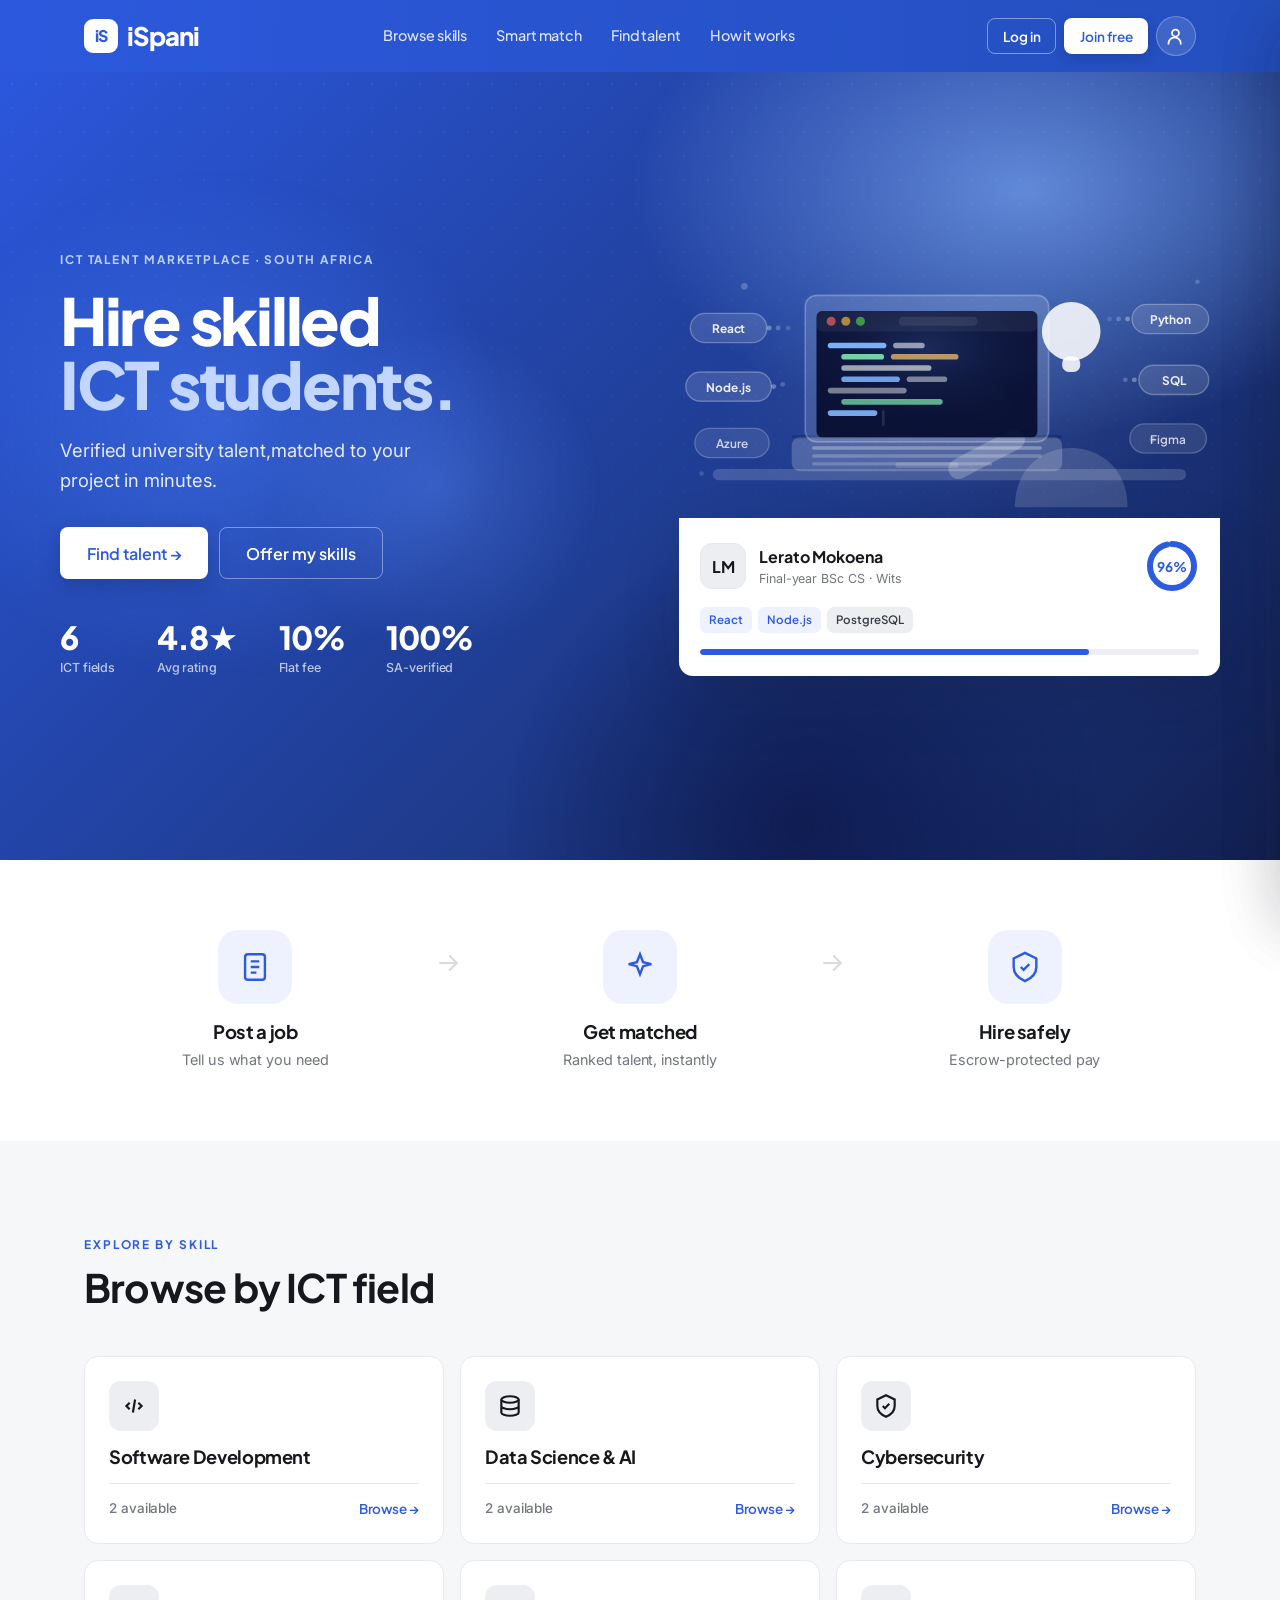
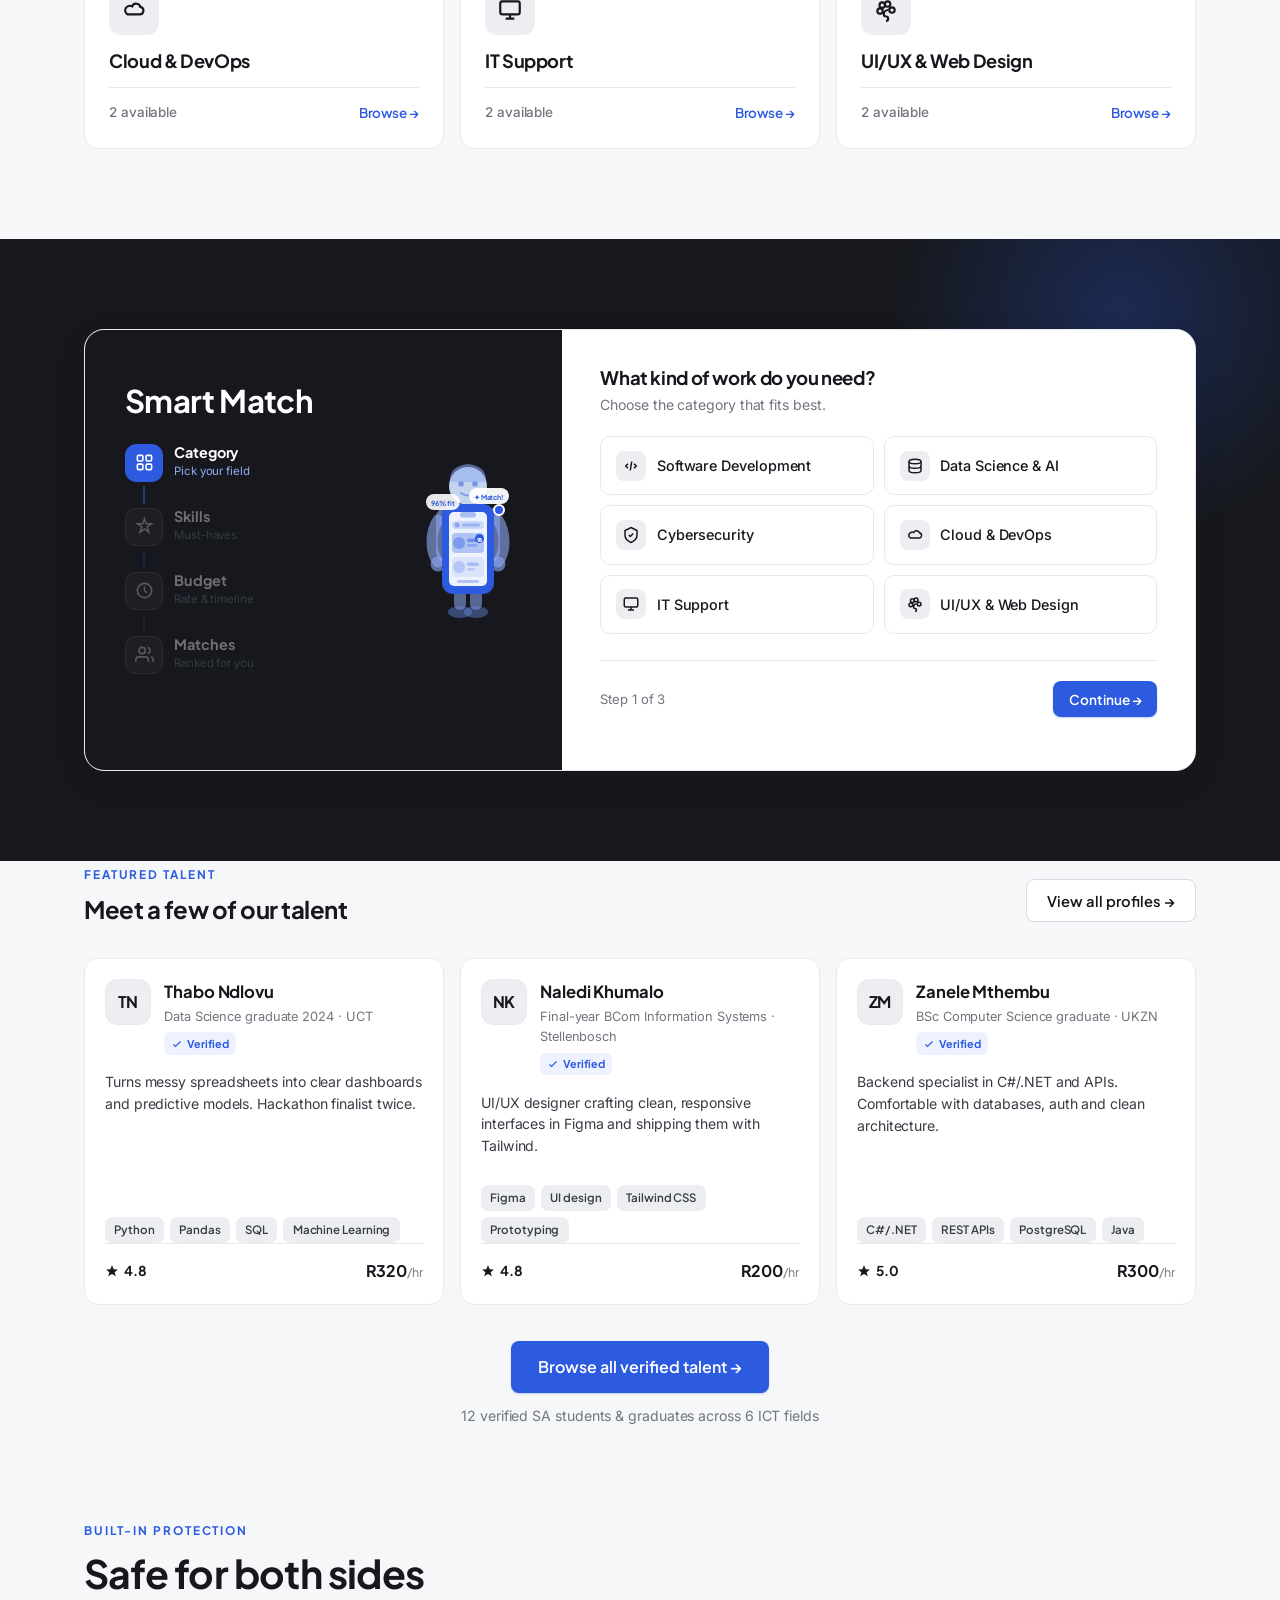
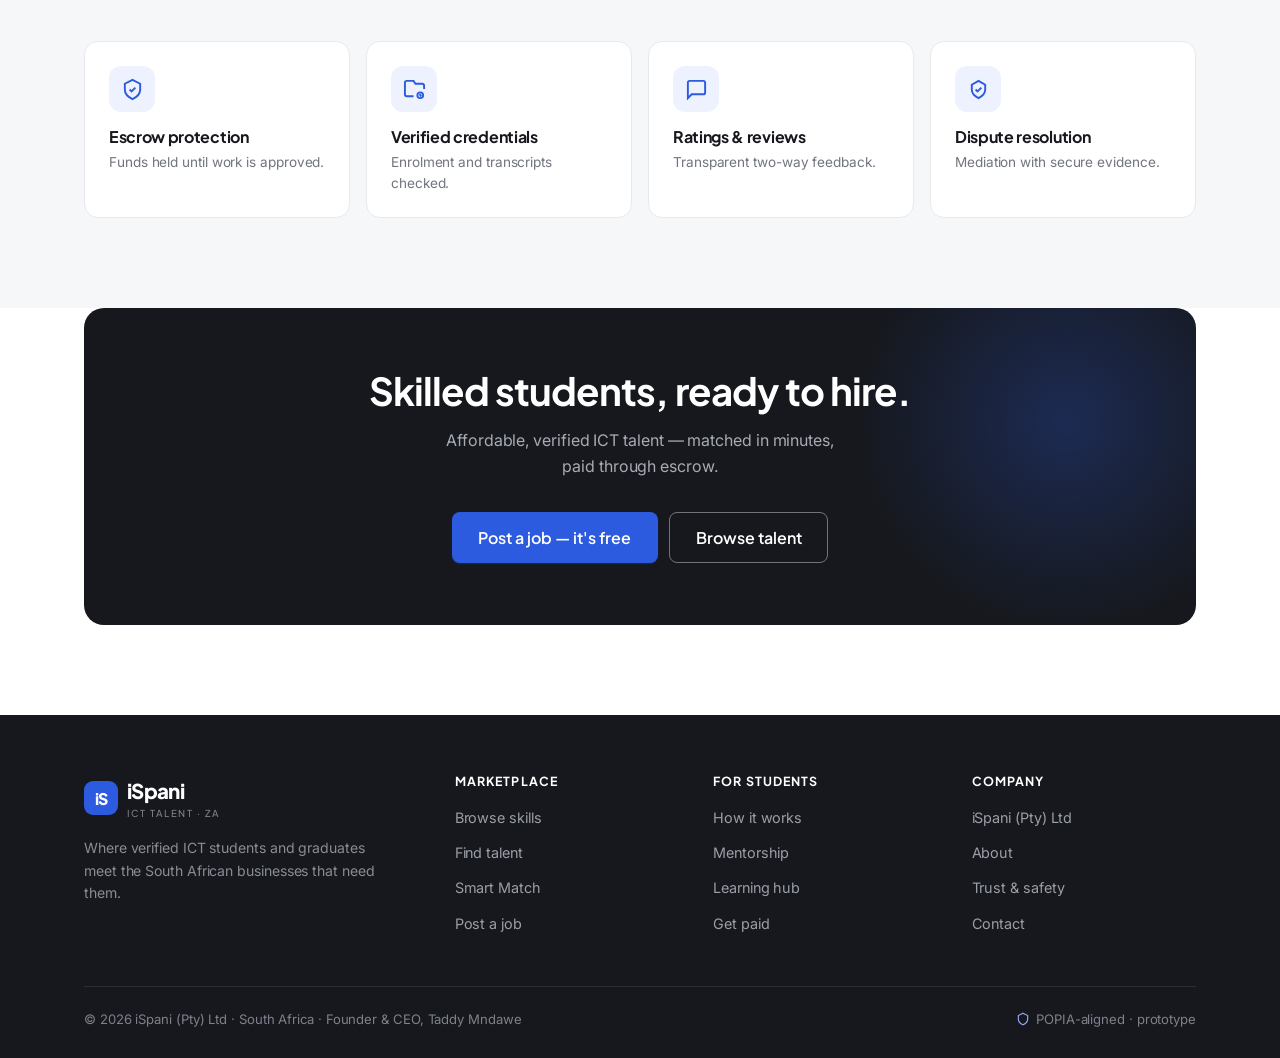
<file: home.html>
<!DOCTYPE html>
<html lang="en">
<head>
<meta charset="UTF-8" />
<meta name="viewport" content="width=device-width, initial-scale=1.0, viewport-fit=cover" />
<meta name="theme-color" content="#2B57DC" />
<title>iSpani — South Africa's ICT talent marketplace</title>
<link rel="preconnect" href="https://fonts.googleapis.com">
<link rel="preconnect" href="https://fonts.gstatic.com" crossorigin>
<link href="https://fonts.googleapis.com/css2?family=Plus+Jakarta+Sans:wght@500;600;700;800&family=Inter:wght@400;450;500;600;700&display=swap" rel="stylesheet">
<style>
  :root{
    --ink:#16181D; --ink-soft:#383C44; --muted:#71757E;
    --blue:#2D5BE0; --blue-600:#2247B5; --blue-50:#EDF2FE;
    --grey-bg:#F6F7F9; --grey-100:#EDEEF2; --border:#E7E9ED; --border-2:#D8DBE1; --white:#FFFFFF;
    --shadow-xs:0 1px 2px rgba(22,24,29,.05);
    --shadow-sm:0 2px 8px rgba(22,24,29,.06);
    --shadow-md:0 10px 30px rgba(22,24,29,.09);
    --shadow-lg:0 24px 60px rgba(22,24,29,.14);
    --radius:14px; --radius-sm:10px; --radius-xs:8px; --maxw:1160px;
    --ease:cubic-bezier(.22,.61,.36,1);
  }
  *{box-sizing:border-box;}
  html{scroll-behavior:smooth;-webkit-text-size-adjust:100%;}
  body{margin:0;font-family:"Inter",-apple-system,BlinkMacSystemFont,"Segoe UI",Roboto,Helvetica,Arial,sans-serif;color:var(--ink-soft);background:var(--white);line-height:1.6;-webkit-font-smoothing:antialiased;letter-spacing:-.005em;overflow-x:hidden;}
  h1,h2,h3,h4,h5{font-family:"Plus Jakarta Sans","Inter",sans-serif;color:var(--ink);line-height:1.1;margin:0;letter-spacing:-.02em;}
  p{margin:0;}
  a{color:var(--blue);text-decoration:none;}
  a:hover{color:var(--blue-600);}
  .wrap{max-width:var(--maxw);margin:0 auto;padding:0 24px;}
  .eyebrow{font-family:"Plus Jakarta Sans",sans-serif;font-size:.74rem;font-weight:700;letter-spacing:.16em;text-transform:uppercase;color:var(--blue);}

  /* Buttons */
  .btn{font-family:"Plus Jakarta Sans",sans-serif;font-weight:600;font-size:.92rem;border-radius:var(--radius-xs);padding:.72rem 1.25rem;border:1.5px solid transparent;cursor:pointer;display:inline-flex;align-items:center;justify-content:center;gap:.5rem;transition:transform .18s var(--ease),background .18s var(--ease),box-shadow .18s var(--ease),color .18s var(--ease),border-color .18s var(--ease);white-space:nowrap;-webkit-tap-highlight-color:transparent;}
  .btn:focus-visible{outline:3px solid var(--blue);outline-offset:2px;}
  .btn-primary{background:var(--blue);color:#fff;box-shadow:0 1px 2px rgba(45,91,224,.28);}
  .btn-primary:hover{background:var(--blue-600);transform:translateY(-1px);box-shadow:0 6px 18px rgba(45,91,224,.26);}
  .btn-outline{background:var(--white);color:var(--ink);border-color:var(--border-2);}
  .btn-outline:hover{background:var(--grey-100);border-color:#c2c6cd;transform:translateY(-1px);}
  .btn-white{background:#fff;color:var(--blue);box-shadow:0 8px 22px rgba(10,20,60,.22);}
  .btn-white:hover{background:#eef3ff;transform:translateY(-1px);}
  .btn-light{background:transparent;color:#fff;border-color:rgba(255,255,255,.4);}
  .btn-light:hover{background:#fff;color:var(--blue);transform:translateY(-1px);}
  .btn-ghost{background:transparent;color:var(--ink-soft);border-color:transparent;padding:.6rem .8rem;}
  .btn-ghost:hover{background:var(--grey-100);color:var(--ink);}
  .btn-sm{padding:.55rem .9rem;font-size:.85rem;}
  .btn-lg{padding:.9rem 1.6rem;font-size:1rem;}
  .btn-block{width:100%;}

  /* ===== Thick blue header ===== */
  header.nav{position:sticky;top:0;z-index:60;background:linear-gradient(92deg,#2C58DD 0%,#244FBE 100%);transition:box-shadow .25s;}
  header.nav.scrolled{box-shadow:0 8px 26px rgba(13,24,72,.30);}
  .nav-inner{display:flex;align-items:center;justify-content:space-between;height:72px;}
  .brand{display:flex;align-items:center;gap:.55rem;font-family:"Plus Jakarta Sans",sans-serif;font-weight:800;font-size:1.28rem;color:#fff;letter-spacing:-.03em;}
  header.nav .brand .brand-name{font-size:1.6rem;line-height:1;letter-spacing:-.04em;}
  .brand .dot{position:relative;width:34px;height:34px;border-radius:9px;display:grid;place-items:center;color:var(--blue);font-size:1rem;font-weight:800;background:transparent;}
  .brand .dot-bg{position:absolute;inset:0;border-radius:9px;background:#fff;animation:logoBgIn .55s var(--ease) both;}
  .brand .dot-txt{position:relative;z-index:1;color:var(--blue);animation:logoShake .5s ease-out .5s both;}
  @keyframes logoBgIn{from{opacity:0;transform:scale(.55);}to{opacity:1;transform:scale(1);}}
  @keyframes logoShake{
    0%{opacity:0;transform:translateX(0) rotate(0);}
    1%{opacity:1;}
    20%{transform:translateX(-1.5px) rotate(-3deg);}
    40%{transform:translateX(1.5px) rotate(3deg);}
    60%{transform:translateX(-1px) rotate(-1.5deg);}
    80%{transform:translateX(1px) rotate(1.5deg);}
    100%{transform:translateX(0) rotate(0);}
  }
  .brand small{font-weight:500;font-size:.6rem;letter-spacing:.16em;text-transform:uppercase;color:rgba(255,255,255,.72);display:block;margin-top:-2px;}
  .nav-links{display:flex;align-items:center;gap:.2rem;}
  .nav-links a.link{color:rgba(255,255,255,.86);font-family:"Plus Jakarta Sans",sans-serif;font-weight:500;font-size:.9rem;padding:.5rem .8rem;border-radius:8px;transition:background .15s,color .15s;}
  .nav-links a.link:hover{background:rgba(255,255,255,.14);color:#fff;}
  .nav-cta{display:flex;align-items:center;gap:.5rem;margin-left:.5rem;}
  header.nav .nav-cta .btn-outline{background:transparent;color:#fff;border-color:rgba(255,255,255,.42);}
  header.nav .nav-cta .btn-outline:hover{background:#fff;color:var(--blue);}
  header.nav .nav-cta .btn-primary{background:#fff;color:var(--blue);box-shadow:0 4px 14px rgba(10,20,60,.2);}
  header.nav .nav-cta .btn-primary:hover{background:#eef3ff;color:var(--blue);}
  .hamburger{display:none;background:transparent;border:0;cursor:pointer;padding:.4rem;color:#fff;-webkit-tap-highlight-color:transparent;}
  .hamburger svg{width:28px;height:28px;}

  /* ===== Hero (gradient banner) ===== */
  .hero{
    position:relative;color:#fff;overflow:hidden;
    /* Static base — the animated blobs layer on top */
    background:linear-gradient(135deg,#2B57DC 0%,#1E3A8A 60%,#122051 100%);
  }

  /* Dot-grid overlay */
  .hero::before{
    content:"";position:absolute;inset:0;z-index:1;pointer-events:none;
    background-image:radial-gradient(rgba(255,255,255,.13) 1px, transparent 1.4px);
    background-size:24px 24px;opacity:.5;
    -webkit-mask:linear-gradient(180deg,#000 0%,transparent 82%);
    mask:linear-gradient(180deg,#000 0%,transparent 82%);
  }

  /* ── Animated gradient blobs ── */
  .hero-blob{
    position:absolute;border-radius:50%;pointer-events:none;
    will-change:transform;
    filter:blur(0px); /* blur handled per-blob via SVG or radius */
  }
  /* Blob 1 — large top-right light sweep */
  .hero-blob-1{
    width:820px;height:520px;
    top:-18%;right:-12%;z-index:0;
    background:radial-gradient(ellipse at center,rgba(132,178,255,.66) 0%,transparent 68%);
    animation:blob1 13s ease-in-out infinite;
  }
  /* Blob 2 — mid-left indigo */
  .hero-blob-2{
    width:680px;height:580px;
    top:8%;left:-10%;z-index:0;
    background:radial-gradient(ellipse at center,rgba(70,122,245,.50) 0%,transparent 62%);
    animation:blob2 17s ease-in-out infinite;
  }
  /* Blob 3 — bottom-right deep navy */
  .hero-blob-3{
    width:700px;height:700px;
    bottom:-40%;right:10%;z-index:0;
    background:radial-gradient(ellipse at center,rgba(12,22,70,.74) 0%,transparent 60%);
    animation:blob3 20s ease-in-out infinite;
  }
  /* Blob 4 — small warm accent (very subtle centre-left) */
  .hero-blob-4{
    width:360px;height:360px;
    top:30%;left:20%;z-index:0;
    background:radial-gradient(ellipse at center,rgba(98,148,255,.30) 0%,transparent 65%);
    animation:blob1 11s ease-in-out infinite reverse;
  }

  @keyframes blob1{
    0%,100%{transform:translate(0,0) scale(1);}
    25%     {transform:translate(55px,-38px) scale(1.06);}
    50%     {transform:translate(20px,50px) scale(.96);}
    75%     {transform:translate(-40px,-20px) scale(1.03);}
  }
  @keyframes blob2{
    0%,100%{transform:translate(0,0) scale(1);}
    30%     {transform:translate(-44px,36px) scale(1.05);}
    60%     {transform:translate(38px,-44px) scale(.95);}
    80%     {transform:translate(18px,22px) scale(1.02);}
  }
  @keyframes blob3{
    0%,100%{transform:translate(0,0) scale(1);}
    40%     {transform:translate(52px,-56px) scale(1.08);}
    70%     {transform:translate(-36px,30px) scale(.94);}
  }

  .hero-grid{position:relative;z-index:2;display:grid;grid-template-columns:1.02fr .98fr;gap:56px;align-items:center;padding:84px 0 92px;}
  .hero .eyebrow{color:#bcd2ff;}

  /* ── Slide-up entrance animations ── */
  @keyframes slideUp{
    from{opacity:0;transform:translateY(28px);}
    to  {opacity:1;transform:translateY(0);}
  }
  @keyframes fadeIn{
    from{opacity:0;}
    to  {opacity:1;}
  }
  .hero .eyebrow{animation:slideUp .7s var(--ease) .05s both;}
  .hero h1{
    color:#fff;font-size:clamp(2.6rem,5.4vw,4.05rem);font-weight:800;
    letter-spacing:-.035em;line-height:1.0;margin-top:1rem;
    animation:slideUp .8s var(--ease) .2s both;
  }
  .hero h1 .hl{color:#c3d6ff;}
  .lead-br{display:none;}
  .hero .lead{
    color:rgba(255,255,255,.88);font-size:1.15rem;margin-top:1.2rem;max-width:32ch;
    animation:slideUp .7s var(--ease) .38s both;
  }
  .hero-cta{display:flex;gap:.7rem;margin-top:2rem;flex-wrap:wrap;animation:slideUp .7s var(--ease) .52s both;}
  .hero-stats{display:flex;gap:2.6rem;margin-top:2.6rem;flex-wrap:wrap;animation:fadeIn .9s var(--ease) .72s both;}
  .hs-n{font-family:"Plus Jakarta Sans",sans-serif;font-weight:800;font-size:2rem;color:#fff;letter-spacing:-.03em;line-height:1;}
  .hs-l{font-size:.78rem;color:rgba(255,255,255,.7);margin-top:.35rem;font-weight:500;}

  .hero-vis{position:relative;height:auto;animation:rise .7s var(--ease) both;display:flex;flex-direction:column;gap:0;}
  @keyframes rise{from{opacity:0;transform:translateY(16px)}to{opacity:1;transform:none}}
  .hero-illo{width:100%;display:block;border-radius:16px 16px 0 0;overflow:hidden;}
  .hero-illo svg{width:100%;height:auto;display:block;}
  .vcard{background:#fff;border:1px solid rgba(255,255,255,.5);border-radius:var(--radius);box-shadow:var(--shadow-lg);padding:20px;color:var(--ink-soft);}
  .vcard.front{border-radius:0 0 var(--radius) var(--radius);box-shadow:var(--shadow-lg);margin-top:0;}
  .vcard.back{display:none;}
  .vcard .row{display:flex;align-items:center;gap:13px;}
  .avatar{width:46px;height:46px;border-radius:12px;display:grid;place-items:center;font-family:"Plus Jakarta Sans",sans-serif;font-weight:700;color:var(--ink);font-size:1rem;flex-shrink:0;background:var(--grey-100);border:1px solid var(--border);}
  .vcard .name{font-family:"Plus Jakarta Sans",sans-serif;font-weight:700;color:var(--ink);font-size:1rem;}
  .vcard .sub{font-size:.78rem;color:var(--muted);}
  .ring{position:relative;width:54px;height:54px;flex-shrink:0;margin-left:auto;}
  .ring svg{transform:rotate(-90deg);}
  .ring .track{stroke:var(--grey-100);}
  .ring .prog{stroke:var(--blue);transition:stroke-dashoffset 1s var(--ease);}
  .ring .val{position:absolute;inset:0;display:grid;place-items:center;font-family:"Plus Jakarta Sans",sans-serif;font-weight:700;font-size:.84rem;color:var(--blue);}
  .chips{display:flex;gap:6px;flex-wrap:wrap;margin-top:14px;}
  .chip{background:var(--grey-100);color:var(--ink-soft);font-size:.72rem;font-weight:600;padding:.24rem .58rem;border-radius:7px;font-family:"Plus Jakarta Sans",sans-serif;}
  .chip.match{background:var(--blue-50);color:var(--blue);}
  .vcard .barline{height:6px;background:var(--grey-100);border-radius:99px;margin-top:16px;overflow:hidden;}
  .vcard .barline > i{display:block;height:100%;width:78%;background:var(--blue);border-radius:99px;}

  /* Section scaffold */
  section{padding:90px 0;}
  .sec-head{max-width:620px;margin-bottom:46px;}
  .sec-head h2{font-size:clamp(1.8rem,3.1vw,2.45rem);font-weight:700;margin-top:.6rem;}
  .sec-head p{color:var(--muted);font-size:1.05rem;margin-top:.7rem;}
  .bg-grey{background:var(--grey-bg);}
  .match-dark{position:relative;overflow:hidden;background:var(--ink);}
  .match-dark::after{content:"";position:absolute;top:-30%;right:-8%;width:520px;height:520px;border-radius:50%;background:radial-gradient(circle,rgba(45,91,224,.28),transparent 62%);pointer-events:none;}
  .match-dark .wrap{position:relative;z-index:1;}

  /* Visual flow */
  .flow-sec{padding:64px 0;}
  .flow{display:grid;grid-template-columns:1fr auto 1fr auto 1fr;align-items:start;gap:6px;}
  .flow-step{text-align:center;padding:6px 10px;}
  .flow-step .fi{width:74px;height:74px;border-radius:20px;background:var(--blue-50);color:var(--blue);display:grid;place-items:center;margin:0 auto 18px;}
  .flow-step .fi svg{width:34px;height:34px;}
  .flow-step h4{font-size:1.16rem;font-weight:700;}
  .flow-step p{color:var(--muted);font-size:.9rem;margin-top:.35rem;}
  .flow-arrow{color:var(--border-2);display:grid;place-items:center;padding-top:24px;}
  .flow-arrow svg{width:30px;height:30px;}

  /* ── Flow section sequential entrance animations ── */
  /* Keyframes */
  @keyframes flowStepIn{
    from{opacity:0;transform:translateY(22px);}
    to  {opacity:1;transform:translateY(0);}
  }
  @keyframes flowArrowDraw{
    from{stroke-dashoffset:1;}
    to  {stroke-dashoffset:0;}
  }
  @keyframes flowArrowFadeIn{
    from{opacity:0;}to{opacity:1;}
  }
  @keyframes flowIconPop{
    0%  {transform:scale(.65);}
    65% {transform:scale(1.10);}
    100%{transform:scale(1);}
  }

  /* Initial hidden state – set only when JS has added will-animate */
  .flow.will-animate>*{opacity:0;}

  /* Arrow path draw setup (only while hidden or animating) */
  .flow.will-animate .farr,
  .flow.animated .farr{stroke-dasharray:1;}
  .flow.will-animate .farr{stroke-dashoffset:1;}

  /* ── Step 1 ── delay 0s */
  .flow.animated>.flow-step:nth-child(1){
    animation:flowStepIn .48s var(--ease) 0s both;
  }
  .flow.animated>.flow-step:nth-child(1) .fi{
    animation:flowIconPop .38s var(--ease) .14s both;
  }

  /* ── Arrow 1 ── delay .52s — arrow draws AFTER step 1 lands */
  .flow.animated>.flow-arrow:nth-child(2){
    animation:flowArrowFadeIn .08s linear .52s both;
  }
  .flow.animated>.flow-arrow:nth-child(2) .farr{
    animation:flowArrowDraw .52s var(--ease) .52s both;
  }

  /* ── Step 2 ── delay 1.08s — appears as arrow finishes */
  .flow.animated>.flow-step:nth-child(3){
    animation:flowStepIn .48s var(--ease) 1.08s both;
  }
  .flow.animated>.flow-step:nth-child(3) .fi{
    animation:flowIconPop .38s var(--ease) 1.22s both;
  }

  /* ── Arrow 2 ── delay 1.60s */
  .flow.animated>.flow-arrow:nth-child(4){
    animation:flowArrowFadeIn .08s linear 1.60s both;
  }
  .flow.animated>.flow-arrow:nth-child(4) .farr{
    animation:flowArrowDraw .52s var(--ease) 1.60s both;
  }

  /* ── Step 3 ── delay 2.16s — appears as second arrow finishes */
  .flow.animated>.flow-step:nth-child(5){
    animation:flowStepIn .48s var(--ease) 2.16s both;
  }
  .flow.animated>.flow-step:nth-child(5) .fi{
    animation:flowIconPop .38s var(--ease) 2.30s both;
  }

  /* Featured talent (landing — 3 cards, no sidebar) */
  .feat-grid{display:grid;grid-template-columns:repeat(3,1fr);gap:16px;}
  .feat-cta{text-align:center;margin-top:36px;}
  .sec-head-row{display:flex;align-items:flex-end;justify-content:space-between;flex-wrap:wrap;gap:16px;max-width:none;margin-bottom:36px;}
  @media(max-width:760px){.feat-grid{grid-template-columns:1fr;}}

  /* Full-page catalog overlay */
  .catalog-overlay{position:fixed;inset:0;background:var(--white);z-index:75;
    display:none;overflow-y:auto;-webkit-overflow-scrolling:touch;}
  .catalog-overlay.open{display:block;animation:catIn .3s var(--ease);}
  @keyframes catIn{from{opacity:0;transform:translateY(14px)}to{opacity:1;transform:none}}
  /* Smart Match pop-up sheet */
  .wizpage-overlay{
    position:fixed;inset:0;z-index:85;
    display:none;align-items:flex-end;justify-content:center;
    background:rgba(22,24,29,.52);
    -webkit-backdrop-filter:blur(4px);backdrop-filter:blur(4px);
  }
  .wizpage-overlay.open{display:flex;animation:ovIn .22s ease;}
  .wizpage-sheet{
    background:#fff;border-radius:22px 22px 0 0;
    width:100%;max-width:560px;
    max-height:88vh;overflow-y:auto;-webkit-overflow-scrolling:touch;
    animation:sheetUp .32s var(--ease);
    box-shadow:0 -12px 40px rgba(22,24,29,.20);
  }
  @keyframes sheetUp{from{opacity:0;transform:translateY(100%)}to{opacity:1;transform:none}}
  .wizpage-head{
    display:flex;align-items:center;justify-content:space-between;
    padding:18px 22px 16px;border-bottom:1px solid var(--border);
    position:sticky;top:0;background:#fff;z-index:2;
  }
  .wizpage-head h3{margin:0;font-size:1.18rem;font-weight:700;color:var(--ink);}
  .wizpage-head .close-x{
    background:var(--grey-100);border:0;width:36px;height:36px;border-radius:10px;
    cursor:pointer;font-size:1.3rem;color:var(--muted);line-height:1;
    -webkit-tap-highlight-color:transparent;transition:background .15s;
  }
  .wizpage-head .close-x:hover{background:var(--border-2);}
  .wizpage-mount{padding:22px;}
  .catalog-head{position:sticky;top:0;background:rgba(255,255,255,.94);
    -webkit-backdrop-filter:saturate(180%) blur(12px);backdrop-filter:saturate(180%) blur(12px);
    border-bottom:1px solid var(--border);padding:14px 24px;z-index:2;
    display:flex;align-items:center;gap:18px;}
  .catalog-head .back-btn{font-family:"Plus Jakarta Sans",sans-serif;font-weight:700;font-size:.9rem;
    background:var(--grey-100);border:0;border-radius:var(--radius-xs);
    padding:.6rem 1rem;cursor:pointer;color:var(--ink);display:flex;align-items:center;gap:.4rem;
    flex-shrink:0;transition:background .15s;-webkit-tap-highlight-color:transparent;}
  .catalog-head .back-btn:hover{background:var(--border-2);}
  .catalog-head .ch-txt h3{margin:0;font-size:1.18rem;font-weight:700;color:var(--ink);}
  .catalog-head .ch-txt .eyebrow{margin-bottom:2px;}
  .catalog-body{padding:32px 0 100px;}

  /* Categories */
  .cat-grid{display:grid;grid-template-columns:repeat(3,1fr);gap:16px;}
  .cat-card{background:#fff;border:1px solid var(--border);border-radius:var(--radius);padding:24px;cursor:pointer;transition:transform .2s var(--ease),box-shadow .2s var(--ease),border-color .2s var(--ease);-webkit-tap-highlight-color:transparent;}
  .cat-card:hover{transform:translateY(-3px);box-shadow:var(--shadow-md);border-color:var(--border-2);}
  .cat-icon{width:50px;height:50px;border-radius:12px;display:grid;place-items:center;margin-bottom:16px;background:var(--grey-100);color:var(--ink);transition:background .2s,color .2s;}
  .cat-icon svg{width:26px;height:26px;}
  .cat-card:hover .cat-icon{background:var(--blue-50);color:var(--blue);}
  .cat-card h3{font-size:1.14rem;font-weight:700;}
  .cat-card .cat-meta{margin-top:16px;padding-top:14px;border-top:1px solid var(--border);display:flex;align-items:center;justify-content:space-between;font-size:.84rem;color:var(--muted);font-weight:500;}
  .cat-card .cat-go{color:var(--blue);font-weight:600;font-family:"Plus Jakarta Sans",sans-serif;display:inline-flex;align-items:center;gap:.3rem;transition:gap .18s var(--ease);}
  .cat-card:hover .cat-go{gap:.55rem;}

  /* Smart Match */
  .wizard{background:#fff;border:1px solid var(--border);border-radius:20px;overflow:hidden;box-shadow:var(--shadow-md);}
  .wiz-grid{display:grid;grid-template-columns:.86fr 1.14fr;}
  .wiz-left{background:var(--ink);color:#fff;padding:46px 40px;}
  .wiz-left .eyebrow{color:#8fa9f3;}
  .wiz-left h2{color:#fff;font-size:1.95rem;font-weight:700;margin-top:.5rem;}
  .wiz-left p{color:#a7abb4;margin-top:.9rem;font-size:.98rem;}
  /* Visual step column + phone figure inside wiz-left */
  .wiz-inner{display:flex;gap:18px;align-items:flex-start;margin-top:26px;}
  .wvs{display:flex;flex-direction:column;flex:1;min-width:0;}
  .wstep{opacity:.38;transition:opacity .28s;}
  .wstep.active{opacity:1;}
  .wvs-row{display:flex;align-items:center;gap:11px;}
  .wvs-icon{width:38px;height:38px;border-radius:11px;background:rgba(255,255,255,.09);border:1.5px solid rgba(255,255,255,.14);display:grid;place-items:center;flex-shrink:0;transition:background .25s,border-color .25s;}
  .wvs-icon svg{width:19px;height:19px;color:rgba(255,255,255,.72);}
  .wstep.active .wvs-icon{background:var(--blue);border-color:var(--blue);}
  .wstep.active .wvs-icon svg{color:#fff;}
  .wvs-txt strong{display:block;font-family:"Plus Jakarta Sans",sans-serif;font-weight:700;font-size:.9rem;color:#fff;line-height:1.1;}
  .wvs-txt em{display:block;font-style:normal;font-size:.72rem;color:#686f80;margin-top:1px;}
  .wstep.active .wvs-txt em{color:#8fa9f3;}
  .wvs-line{width:2px;height:18px;background:rgba(255,255,255,.12);margin:4px 0 4px 18px;border-radius:2px;}
  .wstep.active + .wstep .wvs-line,.wstep.active .wvs-line{background:rgba(45,91,224,.55);}

  /* Animated phone figure */
  .wiz-phone-fig{flex-shrink:0;width:108px;}
  .wiz-phone-fig svg{width:100%;height:auto;display:block;overflow:visible;}
  @keyframes figBob{0%,100%{transform:translateY(0)}50%{transform:translateY(-5px)}}
  @keyframes notifFloat{
    0%{opacity:0;transform:translateY(0) scale(.8);}
    18%{opacity:1;transform:translateY(-4px) scale(1);}
    72%{opacity:.95;transform:translateY(-22px) scale(1);}
    100%{opacity:0;transform:translateY(-26px) scale(.88);}
  }
  @keyframes screenPulse{0%,100%{opacity:.55}50%{opacity:1}}
  @keyframes dotBlink{0%,100%{opacity:.3}50%{opacity:1}}
  .pfig{animation:figBob 4.8s ease-in-out infinite;}
  .pnotif-a{animation:notifFloat 3.4s ease-out infinite;}
  .pnotif-b{animation:notifFloat 3.4s ease-out infinite 1.7s;}
  .pscreen-active{animation:screenPulse 2.6s ease-in-out infinite;}
  .pdot{animation:dotBlink 1.4s ease-in-out infinite;}
  /* phone figure stays visible on mobile */
  .wiz-open-btn{display:none;}
  .wiz-right{background:#fff;padding:38px 38px 32px;position:relative;min-height:440px;}
  .wiz-panel{display:none;animation:fadeSlide .4s var(--ease);}
  .wiz-panel.show{display:block;}
  @keyframes fadeSlide{from{opacity:0;transform:translateY(8px)}to{opacity:1;transform:translateY(0)}}
  .wiz-panel h4{font-size:1.16rem;font-weight:700;margin-bottom:.35rem;}
  .wiz-panel .hint{color:var(--muted);font-size:.88rem;margin-bottom:20px;}
  .opt-grid{display:grid;grid-template-columns:1fr 1fr;gap:10px;}
  .opt{border:1.5px solid var(--border);border-radius:var(--radius-sm);padding:.85rem .95rem;cursor:pointer;display:flex;align-items:center;gap:.65rem;font-weight:500;font-size:.9rem;color:var(--ink);transition:border-color .15s,background .15s,transform .12s;background:#fff;-webkit-tap-highlight-color:transparent;}
  .opt:hover{border-color:var(--border-2);transform:translateY(-1px);}
  .opt.sel{border-color:var(--blue);background:var(--blue-50);color:var(--blue);}
  .opt .oi{width:30px;height:30px;border-radius:8px;background:var(--grey-100);color:var(--ink);display:grid;place-items:center;flex-shrink:0;transition:background .15s,color .15s;}
  .opt.sel .oi{background:#fff;color:var(--blue);}
  .opt .oi svg{width:18px;height:18px;}
  .skill-pick{display:flex;flex-wrap:wrap;gap:8px;}
  .spill{border:1.5px solid var(--border);background:#fff;border-radius:99px;padding:.5rem .95rem;font-size:.85rem;font-weight:600;font-family:"Plus Jakarta Sans",sans-serif;cursor:pointer;color:var(--ink);transition:all .14s;-webkit-tap-highlight-color:transparent;}
  .spill:hover{border-color:var(--border-2);}
  .spill.sel{background:var(--blue);color:#fff;border-color:var(--blue);}
  .budget-row{display:flex;gap:10px;flex-wrap:wrap;margin-bottom:6px;}
  .seg{display:inline-flex;border:1.5px solid var(--border);border-radius:var(--radius-sm);overflow:hidden;background:#fff;max-width:100%;}
  .seg button{border:0;background:#fff;padding:.6rem .95rem;font-family:"Plus Jakarta Sans",sans-serif;font-weight:600;font-size:.85rem;cursor:pointer;color:var(--ink-soft);transition:background .14s,color .14s;border-right:1px solid var(--border);-webkit-tap-highlight-color:transparent;}
  .seg button:last-child{border-right:0;}
  .seg button.sel{background:var(--ink);color:#fff;}
  .field-label{font-family:"Plus Jakarta Sans",sans-serif;font-weight:600;font-size:.82rem;color:var(--ink);display:block;margin:18px 0 9px;}
  .wiz-nav{display:flex;justify-content:space-between;align-items:center;margin-top:26px;padding-top:20px;border-top:1px solid var(--border);gap:10px;}
  .step-tag{font-size:.82rem;color:var(--muted);}
  .analyzing{display:flex;flex-direction:column;align-items:center;justify-content:center;gap:16px;padding:66px 0;text-align:center;}
  .spinner{width:44px;height:44px;border-radius:50%;border:3.5px solid var(--grey-100);border-top-color:var(--blue);animation:spin .8s linear infinite;}
  @keyframes spin{to{transform:rotate(360deg)}}
  .analyzing .a-txt{font-family:"Plus Jakarta Sans",sans-serif;font-weight:600;color:var(--ink);}
  .analyzing .a-sub{font-size:.84rem;color:var(--muted);}
  .result-card{
    display:flex;flex-direction:column;gap:10px;
    border:1px solid var(--border);border-radius:var(--radius-sm);
    padding:14px;margin-bottom:11px;
    transition:transform .18s,box-shadow .18s,border-color .18s;
  }
  .result-card:hover{transform:translateY(-2px);box-shadow:var(--shadow-sm);border-color:var(--border-2);}
  /* Top row: avatar | info | small ring */
  .rc-top{display:flex;align-items:flex-start;gap:11px;}
  .rc-info{flex:1;min-width:0;}
  .rc-info .name{font-family:"Plus Jakarta Sans",sans-serif;font-weight:700;color:var(--ink);font-size:.97rem;}
  .rc-info .sub{font-size:.74rem;color:var(--muted);margin-top:2px;white-space:nowrap;overflow:hidden;text-overflow:ellipsis;}
  /* Bottom row: chips | rate */
  .rc-foot{display:flex;align-items:center;justify-content:space-between;gap:8px;}
  .rc-foot .chips{flex:1;display:flex;flex-direction:row;flex-wrap:nowrap;gap:5px;overflow:hidden;margin:0;}
  .rc-rate{font-family:"Plus Jakarta Sans",sans-serif;font-weight:700;color:var(--ink);font-size:.9rem;white-space:nowrap;flex-shrink:0;}
  .rc-rate span{font-weight:400;font-size:.72rem;color:var(--muted);}
  /* Small ring for match results */
  .ring-sm{width:38px;height:38px;}
  .ring-sm svg{width:38px;height:38px;}
  .ring-sm .val{font-size:.66rem;}

  /* Talent */
  .browse-grid{display:grid;grid-template-columns:256px 1fr;gap:28px;align-items:start;}
  .filters{background:#fff;border:1px solid var(--border);border-radius:var(--radius);padding:22px;position:sticky;top:96px;}
  .filters .fgroup{padding:16px 0;border-bottom:1px solid var(--border);}
  .filters .fgroup:first-child{padding-top:0;}
  .filters .fgroup:last-child{border-bottom:0;padding-bottom:0;}
  .flabel{font-family:"Plus Jakarta Sans",sans-serif;font-weight:700;font-size:.74rem;color:var(--ink);text-transform:uppercase;letter-spacing:.07em;margin-bottom:12px;display:block;}
  .check{display:flex;align-items:center;gap:.55rem;padding:.4rem 0;font-size:.9rem;cursor:pointer;color:var(--ink-soft);}
  .check input{accent-color:var(--blue);width:18px;height:18px;cursor:pointer;}
  .search-box{display:flex;align-items:center;gap:.55rem;background:var(--grey-bg);border:1.5px solid var(--border);border-radius:var(--radius-sm);padding:.65rem .75rem;margin-bottom:20px;transition:border-color .15s,box-shadow .15s;}
  .search-box:focus-within{border-color:var(--blue);box-shadow:0 0 0 3px var(--blue-50);background:#fff;}
  .search-box svg{width:18px;height:18px;color:var(--muted);flex-shrink:0;}
  .search-box input{border:0;background:transparent;outline:none;width:100%;font-family:"Inter",sans-serif;font-size:1rem;color:var(--ink);}
  input[type=range]{width:100%;accent-color:var(--blue);height:24px;}
  .range-val{font-family:"Plus Jakarta Sans",sans-serif;font-weight:700;color:var(--blue);font-size:.85rem;}
  .browse-top{display:flex;justify-content:space-between;align-items:center;margin-bottom:20px;flex-wrap:wrap;gap:10px;}
  .browse-top .count{color:var(--muted);font-size:.92rem;}
  .browse-top select{font-family:"Plus Jakarta Sans",sans-serif;font-weight:500;border:1.5px solid var(--border);border-radius:var(--radius-sm);padding:.55rem .8rem;color:var(--ink);background:#fff;cursor:pointer;font-size:.9rem;}
  .talent-grid{display:grid;grid-template-columns:1fr 1fr;gap:16px;}
  .tcard{background:#fff;border:1px solid var(--border);border-radius:var(--radius);padding:20px;transition:transform .2s var(--ease),box-shadow .2s var(--ease),border-color .2s;cursor:pointer;display:flex;flex-direction:column;-webkit-tap-highlight-color:transparent;}
  .tcard:hover{transform:translateY(-3px);box-shadow:var(--shadow-md);border-color:var(--border-2);}
  .tcard .thead{display:flex;gap:13px;align-items:flex-start;}
  .verified{display:inline-flex;align-items:center;gap:.25rem;background:var(--blue-50);color:var(--blue);font-size:.68rem;font-weight:700;padding:.16rem .45rem;border-radius:6px;font-family:"Plus Jakarta Sans",sans-serif;margin-top:5px;}
  .verified svg{width:12px;height:12px;}
  .tcard .name{font-family:"Plus Jakarta Sans",sans-serif;font-weight:700;color:var(--ink);font-size:1.04rem;}
  .tcard .uni{font-size:.8rem;color:var(--muted);margin-top:1px;}
  .tcard .blurb{font-size:.88rem;color:var(--ink-soft);margin:14px 0;flex:1;line-height:1.55;}
  .tcard .tfoot{display:flex;align-items:center;justify-content:space-between;margin-top:auto;padding-top:14px;border-top:1px solid var(--border);}
  .stars{color:var(--ink);font-size:.85rem;font-weight:700;font-family:"Plus Jakarta Sans",sans-serif;display:flex;align-items:center;gap:.3rem;}
  .stars svg{width:14px;height:14px;fill:var(--ink);}
  .tcard .rate{font-family:"Plus Jakarta Sans",sans-serif;font-weight:700;color:var(--ink);font-size:1rem;}
  .tcard .rate span{font-weight:400;font-size:.78rem;color:var(--muted);}
  .no-results{grid-column:1/-1;text-align:center;padding:54px;color:var(--muted);background:#fff;border:1px dashed var(--border-2);border-radius:var(--radius);}

  /* Trust */
  .safety{display:grid;grid-template-columns:repeat(4,1fr);gap:16px;}
  .safe-item{background:#fff;border:1px solid var(--border);border-radius:var(--radius);padding:24px;}
  .safe-item .si{width:46px;height:46px;border-radius:12px;background:var(--blue-50);color:var(--blue);display:grid;place-items:center;margin-bottom:16px;}
  .safe-item .si svg{width:23px;height:23px;}
  .safe-item h4{font-size:1rem;font-weight:700;}
  .safe-item p{font-size:.85rem;color:var(--muted);margin-top:.4rem;line-height:1.5;}

  /* CTA */
  .cta-band{background:var(--ink);border-radius:20px;padding:62px;text-align:center;position:relative;overflow:hidden;}
  .cta-band::after{content:"";position:absolute;top:-40%;right:-10%;width:480px;height:480px;border-radius:50%;background:radial-gradient(circle,rgba(45,91,224,.28),transparent 62%);pointer-events:none;}
  .cta-band h2{color:#fff;font-size:clamp(1.8rem,3vw,2.5rem);font-weight:700;position:relative;z-index:2;letter-spacing:-.025em;}
  .cta-band p{color:#a7abb4;margin:1rem auto 0;max-width:42ch;position:relative;z-index:2;}
  .cta-band .hero-cta{justify-content:center;position:relative;z-index:2;margin-top:2rem;}

  /* Footer */
  footer{background:var(--ink);color:#9a9ea7;padding:60px 0 28px;}
  footer .brand{color:#fff;}
  footer .brand .dot{background:var(--blue);color:#fff;}
  footer .brand small{color:#7d818b;}
  .foot-grid{display:grid;grid-template-columns:1.5fr 1fr 1fr 1fr;gap:34px;}
  .foot-about{color:#888c95;font-size:.88rem;margin-top:16px;max-width:34ch;line-height:1.6;}
  footer h5{font-family:"Plus Jakarta Sans",sans-serif;color:#fff;font-size:.78rem;text-transform:uppercase;letter-spacing:.09em;margin:0 0 16px;font-weight:700;}
  footer ul{list-style:none;padding:0;margin:0;}
  footer li{margin-bottom:.6rem;}
  footer li a{color:#9a9ea7;font-size:.9rem;}
  footer li a:hover{color:#fff;}
  .foot-bottom{border-top:1px solid #2b2e35;margin-top:40px;padding-top:22px;display:flex;justify-content:space-between;flex-wrap:wrap;gap:10px;color:#7d818b;font-size:.82rem;}
  .foot-bottom .meta{display:inline-flex;align-items:center;gap:.4rem;}
  .foot-bottom .meta svg{width:14px;height:14px;color:#8fa9f3;}

  /* Modal */
  .overlay{position:fixed;inset:0;background:rgba(22,24,29,.5);-webkit-backdrop-filter:blur(4px);backdrop-filter:blur(4px);z-index:90;display:none;align-items:center;justify-content:center;padding:20px;}
  .overlay.show{display:flex;animation:ovIn .2s ease;}
  @keyframes ovIn{from{opacity:0}to{opacity:1}}
  .modal{background:#fff;border-radius:18px;max-width:560px;width:100%;max-height:90vh;overflow-y:auto;-webkit-overflow-scrolling:touch;box-shadow:var(--shadow-lg);animation:modIn .3s var(--ease);}
  @keyframes modIn{from{opacity:0;transform:translateY(16px) scale(.985)}to{opacity:1;transform:none}}
  .modal-head{padding:24px 26px;border-bottom:1px solid var(--border);display:flex;justify-content:space-between;align-items:flex-start;gap:16px;position:sticky;top:0;background:#fff;z-index:2;}
  .modal-x{background:var(--grey-100);border:0;width:40px;height:40px;border-radius:10px;cursor:pointer;font-size:1.3rem;color:var(--muted);flex-shrink:0;transition:background .15s,color .15s;line-height:1;-webkit-tap-highlight-color:transparent;}
  .modal-x:hover{background:var(--border-2);color:var(--ink);}
  .modal-body{padding:24px 26px;}
  .stat-row{display:flex;gap:10px;flex-wrap:wrap;margin-bottom:24px;}
  .stat{flex:1;min-width:110px;background:var(--grey-bg);border:1px solid var(--border);border-radius:11px;padding:13px 15px;}
  .stat .sl{font-size:.7rem;color:var(--muted);text-transform:uppercase;letter-spacing:.05em;}
  .stat .sv{font-family:"Plus Jakarta Sans",sans-serif;font-weight:700;color:var(--ink);font-size:1.05rem;margin-top:3px;}
  .matrix-row{margin-bottom:13px;}
  .matrix-row .mh{display:flex;justify-content:space-between;font-size:.86rem;margin-bottom:6px;}
  .matrix-row .mh .lvl{font-family:"Plus Jakarta Sans",sans-serif;font-weight:600;color:var(--blue);}
  .bar{height:7px;background:var(--grey-100);border-radius:99px;overflow:hidden;}
  .bar > i{display:block;height:100%;background:var(--blue);border-radius:99px;width:0;transition:width .9s var(--ease);}
  .port-item{display:flex;gap:13px;align-items:center;padding:13px;border:1px solid var(--border);border-radius:var(--radius-sm);margin-bottom:10px;}
  .port-item .pi{width:38px;height:38px;border-radius:9px;background:var(--grey-100);color:var(--ink);display:grid;place-items:center;flex-shrink:0;}
  .port-item .pt{font-family:"Plus Jakarta Sans",sans-serif;font-weight:600;color:var(--ink);font-size:.92rem;}
  .port-item .pd{font-size:.8rem;color:var(--muted);}
  .modal-foot{display:flex;gap:10px;padding-top:10px;}
  .form-field{margin-bottom:17px;}
  .form-field label{font-family:"Plus Jakarta Sans",sans-serif;font-weight:600;font-size:.85rem;color:var(--ink);display:block;margin-bottom:7px;}
  .form-field input,.form-field select,.form-field textarea{width:100%;border:1.5px solid var(--border);border-radius:var(--radius-sm);padding:.78rem .85rem;font-family:"Inter",sans-serif;font-size:1rem;color:var(--ink);background:#fff;transition:border-color .15s,box-shadow .15s;}
  .form-field input:focus,.form-field select:focus,.form-field textarea:focus{outline:none;border-color:var(--blue);box-shadow:0 0 0 3px var(--blue-50);}
  .form-field.err input,.form-field.err select,.form-field.err textarea{border-color:#d4493a;}
  .form-field .errmsg{color:#c1402f;font-size:.78rem;margin-top:6px;display:none;}
  .form-field.err .errmsg{display:block;}

  /* Timeline pill picker */
  .tpill-grid{display:grid;grid-template-columns:repeat(3,1fr);gap:8px;margin-top:2px;}
  .tpill{
    border:1.5px solid var(--border);border-radius:var(--radius-sm);background:#fff;
    padding:.6rem .5rem;cursor:pointer;text-align:center;
    font-family:"Plus Jakarta Sans",sans-serif;font-size:.8rem;font-weight:600;color:var(--ink);
    transition:border-color .15s,background .15s,color .15s,transform .12s;
    line-height:1.25;-webkit-tap-highlight-color:transparent;
  }
  .tpill span{display:block;font-family:"Inter",sans-serif;font-weight:400;font-size:.72rem;color:var(--muted);margin-top:2px;}
  .tpill:hover{border-color:var(--border-2);transform:translateY(-1px);}
  .tpill.sel{border-color:var(--blue);background:var(--blue-50);color:var(--blue);}
  .tpill.sel span{color:var(--blue);opacity:.8;}
  .form-field.err .tpill-grid{outline:1.5px solid #d4493a;border-radius:var(--radius-sm);}
  @media(max-width:480px){.tpill-grid{grid-template-columns:repeat(2,1fr);}}

  /* ===== Auth & profile ===== */
  .auth-modal{max-width:440px;}
  .auth-body{padding:28px 30px 30px;}
  .auth-body h3{font-size:1.5rem;font-weight:800;text-align:center;letter-spacing:-.02em;}
  .auth-sub{text-align:center;color:var(--muted);font-size:.92rem;margin:.5rem 0 22px;}
  .oauth-btn{display:flex;align-items:center;justify-content:center;gap:.6rem;width:100%;
    padding:.78rem 1rem;border:1.5px solid var(--border-2);border-radius:var(--radius-xs);
    background:#fff;color:var(--ink);font-family:"Plus Jakarta Sans",sans-serif;font-weight:600;
    font-size:.92rem;cursor:pointer;margin-bottom:11px;transition:background .15s,border-color .15s;
    -webkit-tap-highlight-color:transparent;}
  .oauth-btn:hover{background:var(--grey-bg);border-color:#c2c6cd;}
  .oauth-btn svg,.oauth-btn img{width:19px;height:19px;flex-shrink:0;}
  .auth-or{display:flex;align-items:center;gap:12px;margin:18px 0;color:var(--muted);font-size:.8rem;}
  .auth-or::before,.auth-or::after{content:"";flex:1;height:1px;background:var(--border);}
  .auth-switch{text-align:center;font-size:.9rem;color:var(--muted);margin-top:20px;}
  .auth-switch button{background:none;border:0;color:var(--blue);font-weight:700;cursor:pointer;font-family:"Plus Jakarta Sans",sans-serif;font-size:.9rem;padding:0;}
  .auth-legal{text-align:center;font-size:.74rem;color:var(--muted);margin-top:16px;line-height:1.5;}
  .check-row{display:flex;align-items:flex-start;gap:.55rem;margin-bottom:16px;font-size:.84rem;color:var(--ink-soft);}
  .check-row input{accent-color:var(--blue);width:17px;height:17px;margin-top:2px;flex-shrink:0;cursor:pointer;}

  /* Account-type chooser */
  .acct-pick{display:flex;flex-direction:column;gap:12px;margin-bottom:6px;}
  .acct-card{display:flex;align-items:center;gap:14px;border:1.5px solid var(--border-2);border-radius:var(--radius);
    padding:18px;cursor:pointer;transition:border-color .15s,background .15s;-webkit-tap-highlight-color:transparent;}
  .acct-card:hover{border-color:var(--blue);background:var(--blue-50);}
  .acct-card.sel{border-color:var(--blue);background:var(--blue-50);}
  .acct-card .ac-ico{width:46px;height:46px;border-radius:12px;background:var(--grey-100);color:var(--ink);display:grid;place-items:center;flex-shrink:0;}
  .acct-card.sel .ac-ico{background:var(--blue);color:#fff;}
  .acct-card .ac-ico svg{width:24px;height:24px;}
  .acct-card h4{font-size:1rem;font-weight:700;}
  .acct-card p{font-size:.82rem;color:var(--muted);margin-top:2px;}
  .acct-card .ac-radio{width:20px;height:20px;border-radius:50%;border:2px solid var(--border-2);margin-left:auto;flex-shrink:0;position:relative;transition:border-color .15s;}
  .acct-card.sel .ac-radio{border-color:var(--blue);}
  .acct-card.sel .ac-radio::after{content:"";position:absolute;inset:3px;border-radius:50%;background:var(--blue);}

  /* Nav account chip */
  /* Profile button (always to the right of menu) */
  .nav-prof{display:grid;place-items:center;width:40px;height:40px;border-radius:50%;
    background:rgba(255,255,255,.12);border:1.5px solid rgba(255,255,255,.28);cursor:pointer;
    color:#fff;flex-shrink:0;overflow:hidden;padding:0;transition:background .15s,border-color .15s;
    -webkit-tap-highlight-color:transparent;}
  .nav-prof:hover{background:rgba(255,255,255,.22);border-color:rgba(255,255,255,.5);}
  .nav-prof svg{width:21px;height:21px;}
  .nav-prof img{width:100%;height:100%;object-fit:cover;border-radius:50%;}
  .nav-prof .np-initials{font-family:"Plus Jakarta Sans",sans-serif;font-weight:800;font-size:.85rem;color:#fff;}

  /* Auth slider (slide-in like the menu) */
  .auth-slider{position:fixed;inset:0 0 0 auto;width:min(86vw,330px);background:#fff;z-index:100;
    transform:translateX(100%);transition:transform .3s var(--ease);
    padding:24px 22px calc(24px + env(safe-area-inset-bottom));
    display:flex;flex-direction:column;box-shadow:var(--shadow-lg);border-left:1px solid var(--border);}
  .auth-slider.show{transform:translateX(0);}
  .auth-slider .as-close{align-self:flex-end;background:var(--grey-100);border:0;color:var(--ink);
    width:40px;height:40px;border-radius:10px;font-size:1.4rem;cursor:pointer;margin-bottom:6px;line-height:1;
    -webkit-tap-highlight-color:transparent;}
  .auth-slider .as-ico{width:62px;height:62px;border-radius:50%;background:var(--blue-50);color:var(--blue);
    display:grid;place-items:center;margin:10px auto 16px;}
  .auth-slider .as-ico svg{width:32px;height:32px;}
  .auth-slider h3{text-align:center;font-size:1.3rem;font-weight:800;letter-spacing:-.02em;}
  .auth-slider .as-sub{text-align:center;color:var(--muted);font-size:.9rem;margin:.5rem 0 22px;line-height:1.5;}
  .auth-slider .btn{margin-bottom:10px;}

  .nav-acct{display:flex;align-items:center;gap:.5rem;background:rgba(255,255,255,.12);border:1.5px solid rgba(255,255,255,.2);
    border-radius:99px;padding:.3rem .3rem .3rem .85rem;cursor:pointer;color:#fff;font-family:"Plus Jakarta Sans",sans-serif;
    font-weight:600;font-size:.86rem;transition:background .15s;-webkit-tap-highlight-color:transparent;}
  .nav-acct:hover{background:rgba(255,255,255,.2);}
  .nav-acct .na-av{width:28px;height:28px;border-radius:50%;background:#fff;color:var(--blue);display:grid;place-items:center;font-weight:800;font-size:.78rem;}

  /* ===== Profile overlay ===== */
  .profile-overlay{position:fixed;inset:0;background:var(--grey-bg);z-index:78;display:none;overflow-y:auto;-webkit-overflow-scrolling:touch;}
  .profile-overlay.open{display:block;animation:catIn .3s var(--ease);}
  .pf-cover{background:linear-gradient(120deg,#2C58DD 0%,#1E3A8A 100%);height:150px;position:relative;}
  .pf-head{position:sticky;top:0;background:rgba(255,255,255,.94);-webkit-backdrop-filter:saturate(180%) blur(12px);backdrop-filter:saturate(180%) blur(12px);
    border-bottom:1px solid var(--border);padding:14px 24px;z-index:3;display:flex;align-items:center;gap:18px;}
  .pf-wrap{max-width:920px;margin:0 auto;padding:0 24px 100px;}
  .pf-card{background:#fff;border:1px solid var(--border);border-radius:var(--radius);box-shadow:var(--shadow-sm);margin-top:-56px;position:relative;z-index:2;padding:26px 28px;}
  .pf-id{display:flex;gap:20px;align-items:flex-start;flex-wrap:wrap;}
  .pf-av{width:96px;height:96px;border-radius:50%;background:var(--blue);color:#fff;display:grid;place-items:center;
    font-family:"Plus Jakarta Sans",sans-serif;font-weight:800;font-size:2.1rem;border:4px solid #fff;box-shadow:var(--shadow-sm);margin-top:-66px;flex-shrink:0;}
  .pf-id-main{flex:1;min-width:200px;}
  .pf-id-main h1{font-size:1.6rem;font-weight:800;letter-spacing:-.02em;}
  .pf-id-main .pf-title{color:var(--ink-soft);font-weight:600;font-family:"Plus Jakarta Sans",sans-serif;margin-top:3px;}
  .pf-id-main .pf-loc{color:var(--muted);font-size:.9rem;margin-top:6px;display:flex;align-items:center;gap:.4rem;}
  .pf-id-main .pf-loc svg{width:15px;height:15px;}
  .pf-rate{text-align:right;flex-shrink:0;}
  .pf-rate .r-n{font-family:"Plus Jakarta Sans",sans-serif;font-weight:800;font-size:1.5rem;color:var(--ink);}
  .pf-rate .r-l{font-size:.76rem;color:var(--muted);text-transform:uppercase;letter-spacing:.05em;}
  .pf-verified{display:inline-flex;align-items:center;gap:.3rem;background:var(--blue-50);color:var(--blue);font-size:.74rem;font-weight:700;
    padding:.22rem .55rem;border-radius:7px;font-family:"Plus Jakarta Sans",sans-serif;margin-top:10px;}
  .pf-verified svg{width:13px;height:13px;}
  .pf-grid{display:grid;grid-template-columns:1fr 1fr;gap:18px;margin-top:18px;}
  .pf-block{background:#fff;border:1px solid var(--border);border-radius:var(--radius);padding:22px 24px;}
  .pf-block h3{font-size:1.05rem;font-weight:700;margin-bottom:12px;}
  .pf-block p{color:var(--ink-soft);font-size:.92rem;line-height:1.6;}
  .pf-block .chips{margin-top:0;}
  .pf-empty{color:var(--muted);font-size:.9rem;font-style:italic;}
  .pf-actions{display:flex;gap:10px;margin-top:18px;flex-wrap:wrap;}
  @media(max-width:760px){
    .pf-grid{grid-template-columns:1fr;}
    .pf-id-main h1{font-size:1.35rem;}
    .pf-rate{text-align:left;}
    .pf-av{width:78px;height:78px;font-size:1.7rem;margin-top:-54px;}
  }

  /* 2FA OTP */
  .otp-wrap{display:flex;justify-content:center;gap:10px;margin:6px 0 4px;}
  .otp-box{width:46px;height:56px;text-align:center;font-family:"Plus Jakarta Sans",sans-serif;
    font-weight:700;font-size:1.4rem;color:var(--ink);border:1.5px solid var(--border-2);
    border-radius:var(--radius-sm);background:#fff;transition:border-color .15s,box-shadow .15s;}
  .otp-box:focus{outline:none;border-color:var(--blue);box-shadow:0 0 0 3px var(--blue-50);}
  .otp-meta{text-align:center;font-size:.84rem;color:var(--muted);margin:14px 0 18px;}
  .otp-meta strong{color:var(--ink);}
  .otp-resend{background:none;border:0;color:var(--blue);font-weight:700;cursor:pointer;font-family:"Plus Jakarta Sans",sans-serif;font-size:.86rem;}
  .otp-demo{text-align:center;font-size:.74rem;color:var(--muted);margin-top:14px;background:var(--blue-50);
    border-radius:8px;padding:8px 10px;}
  .otp-demo b{color:var(--blue);font-family:"Plus Jakarta Sans",sans-serif;letter-spacing:.1em;}

  /* Terms link + viewer */
  .terms-link{background:none;border:0;color:var(--blue);font-weight:700;cursor:pointer;padding:0;font:inherit;text-decoration:underline;}
  .terms-doc{font-size:.86rem;line-height:1.6;color:var(--ink-soft);max-height:none;}
  .terms-doc h4{font-size:.98rem;font-weight:700;color:var(--ink);margin:18px 0 6px;}
  .terms-doc h4:first-child{margin-top:0;}
  .terms-doc p{margin-bottom:8px;}
  .terms-doc ul{margin:0 0 10px;padding-left:20px;}
  .terms-doc li{margin-bottom:5px;}
  .terms-doc .upd{color:var(--muted);font-size:.78rem;}

  /* Security badge row */
  .sec-note{display:flex;align-items:flex-start;gap:.5rem;background:var(--grey-bg);border:1px solid var(--border);
    border-radius:9px;padding:10px 12px;font-size:.78rem;color:var(--muted);line-height:1.5;margin-top:14px;}
  .sec-note svg{width:16px;height:16px;color:var(--blue);flex-shrink:0;margin-top:1px;}

  /* Toasts */
  .toast-wrap{position:fixed;top:88px;right:24px;z-index:120;display:flex;flex-direction:column;gap:10px;}
  .toast{background:#fff;border:1px solid var(--border);border-left:3px solid var(--blue);border-radius:12px;box-shadow:var(--shadow-lg);padding:14px 16px;display:flex;gap:12px;align-items:flex-start;min-width:280px;max-width:360px;animation:toastIn .35s var(--ease);}
  .toast.out{animation:toastOut .3s var(--ease) forwards;}
  @keyframes toastIn{from{opacity:0;transform:translateX(28px)}to{opacity:1;transform:none}}
  @keyframes toastOut{to{opacity:0;transform:translateX(28px)}}
  .toast .ti{width:34px;height:34px;border-radius:9px;background:var(--blue-50);color:var(--blue);display:grid;place-items:center;flex-shrink:0;}
  .toast .ti svg{width:19px;height:19px;}
  .toast .tt{font-family:"Plus Jakarta Sans",sans-serif;font-weight:700;color:var(--ink);font-size:.92rem;}
  .toast .td{font-size:.82rem;color:var(--muted);margin-top:2px;}
  .toast .tx{margin-left:auto;background:transparent;border:0;color:var(--muted);cursor:pointer;font-size:1.1rem;line-height:1;}

  /* Mobile slide-in menu */
  .mnav{position:fixed;inset:0 0 0 auto;width:min(86vw,330px);background:#fff;z-index:100;transform:translateX(100%);transition:transform .3s var(--ease);padding:24px 22px calc(24px + env(safe-area-inset-bottom));display:flex;flex-direction:column;gap:4px;box-shadow:var(--shadow-lg);border-left:1px solid var(--border);}
  .mnav.show{transform:translateX(0);}
  .mnav a{color:var(--ink-soft);font-family:"Plus Jakarta Sans",sans-serif;font-weight:500;padding:1rem .5rem;border-radius:10px;border-bottom:1px solid var(--border);}
  .mnav a:hover{background:var(--grey-100);color:var(--ink);}
  .mnav .mclose{align-self:flex-end;background:var(--grey-100);border:0;color:var(--ink);width:40px;height:40px;border-radius:10px;font-size:1.4rem;cursor:pointer;margin-bottom:10px;line-height:1;}
  .mnav .btn{margin-top:10px;}

  /* Fixed bottom action bar (mobile only) */
  .mobile-cta{display:none;}

  /* ===== Responsive ===== */
  @media(max-width:980px){
    .hero-grid{grid-template-columns:1fr;gap:8px;padding:54px 0 60px;}
    .hero-vis{margin-top:26px;}
    .wiz-grid{grid-template-columns:1fr;}
    .browse-grid{grid-template-columns:1fr;}
    .filters{position:static;}
    .safety{grid-template-columns:1fr 1fr;}
    .foot-grid{grid-template-columns:1fr 1fr;}
  }
  @media(max-width:760px){
    /* ── Layout & nav ── */
    .wrap{padding:0 18px;}
    .nav-inner{height:64px;}
    .nav-links{display:none;}
    .nav-cta .btn{display:none;}
    .hamburger{display:block;}

    /* ── Hero: minimal, compact ── */
    .hero .eyebrow{display:none;}
    .hero-grid{padding:26px 0 30px;text-align:center;}
    .hero h1{font-size:clamp(2.05rem,8.5vw,2.7rem);margin-top:.5rem;text-align:center;}
    .hero .lead{font-size:.82rem;max-width:none;margin:1rem auto 0;}
    .lead-br{display:inline;}
    .hero-cta{flex-direction:column;align-items:center;gap:.5rem;margin-top:1.6rem;}
    .hero-cta .btn{flex:none;width:auto;min-width:0;padding:.6rem 1.4rem;font-size:.92rem;}
    /* stats on ONE line */
    .hero-stats{
      display:flex;flex-wrap:nowrap;justify-content:center;
      gap:1.05rem;max-width:none;margin:1.5rem auto 0;
    }
    .hero-stats>div{text-align:center;}
    .hs-n{font-size:1.02rem;}
    .hs-l{font-size:.56rem;letter-spacing:.01em;white-space:nowrap;}
    .hero-vis{max-width:210px;margin:22px auto 0;}
    .vcard.front{display:none;}

    /* ── Sections ── */
    section{padding:52px 0;}
    .flow-sec{padding:40px 0;}
    .sec-head{margin-bottom:26px;}

    /* Flow on ONE line, smaller */
    .flow{grid-template-columns:1fr auto 1fr auto 1fr;gap:3px;align-items:start;}
    .flow-step{padding:2px 2px;}
    .flow-step .fi{width:42px;height:42px;border-radius:13px;margin-bottom:8px;}
    .flow-step .fi svg{width:21px;height:21px;}
    .flow-step h4{font-size:.76rem;}
    .flow-step p{font-size:.6rem;margin-top:.2rem;line-height:1.2;}
    .flow-arrow{transform:none;padding-top:12px;}
    .flow-arrow svg{width:16px;height:16px;}

    /* Categories: 2 columns, icon above text */
    .cat-grid{grid-template-columns:1fr 1fr;gap:11px;}
    .cat-card{padding:16px 13px;text-align:center;}
    .cat-icon{width:42px;height:42px;margin:0 auto 11px;}
    .cat-icon svg{width:22px;height:22px;}
    .cat-card h3{font-size:.92rem;line-height:1.2;}
    .cat-card .cat-meta{margin-top:11px;padding-top:10px;font-size:.72rem;flex-direction:column;gap:5px;}

    /* Smart Match: hide interactive panel, show launcher button + keep figure */
    .wizard{border-radius:16px;}
    .wiz-grid{grid-template-columns:1fr;}
    .wiz-left{padding:30px 24px 26px;}
    #match .wiz-right{display:none;}                /* hidden in-section only */
    .wiz-open-btn{
      display:flex;align-items:center;justify-content:center;gap:.45rem;
      width:fit-content;margin:22px auto 0;
      padding:.6rem 1.25rem;cursor:pointer;
      font-family:"Plus Jakarta Sans",sans-serif;font-weight:600;font-size:.88rem;
      background:transparent;color:rgba(255,255,255,.88);
      border:1.5px solid rgba(255,255,255,.32);border-radius:99px;
      transition:background .15s,border-color .15s;
      -webkit-tap-highlight-color:transparent;
    }
    .wiz-open-btn:hover{background:rgba(255,255,255,.1);border-color:rgba(255,255,255,.58);}
    .wiz-phone-fig{width:96px;}

    /* Wizard category options (inside Smart Match page): 2 cols, icon above text */
    .opt-grid{grid-template-columns:1fr 1fr;gap:9px;width:100%;}
    .opt{flex-direction:column;align-items:center;text-align:center;gap:.5rem;padding:.85rem .6rem;font-size:.82rem;line-height:1.2;width:100%;box-sizing:border-box;}
    .opt .oi{width:34px;height:34px;}
    .opt .oi svg{width:19px;height:19px;}
    /* Budget/length seg: fill container on mobile */
    .seg{width:100%;display:flex;}
    .seg button{flex:1;text-align:center;}

    /* Featured talent: compact cards */
    .feat-grid{grid-template-columns:1fr;gap:11px;}
    .sec-head-row{margin-bottom:20px;}
    .sec-head-row>button{display:none;}             /* keep just the big CTA below */
    .tcard{padding:15px;}
    .feat-grid .tcard .blurb{display:none;}         /* hide description */
    .feat-grid .tcard .chips{display:none;}         /* hide skill chips */
    .feat-grid .tcard .thead{align-items:center;}
    .feat-grid .tcard .tfoot{margin-top:13px;padding-top:11px;}
    .feat-grid .tcard .uni{font-size:.74rem;}
    .feat-cta{margin-top:22px;}

    /* Trust: icon left, label right, hide description */
    .safety{grid-template-columns:1fr;gap:9px;}
    .safe-item{display:flex;align-items:center;gap:13px;padding:14px 16px;}
    .safe-item .si{margin-bottom:0;width:40px;height:40px;flex-shrink:0;}
    .safe-item .si svg{width:20px;height:20px;}
    .safe-item h4{font-size:.95rem;}
    .safe-item p{display:none;}

    /* Footer: 2 columns, hide iSpani description column text */
    .foot-grid{grid-template-columns:1fr 1fr;gap:22px 18px;}
    .foot-about{display:none;}
    footer .foot-grid>div:first-child{grid-column:1 / -1;margin-bottom:2px;}

    .cta-band{padding:40px 24px;border-radius:16px;}
    .modal{border-radius:16px 16px 0 0;align-self:flex-end;max-height:92vh;}
    .overlay{padding:0;align-items:flex-end;}
    .modal-foot{flex-direction:column;}
    .toast-wrap{top:auto;bottom:84px;right:12px;left:12px;}
    .toast{min-width:0;max-width:none;}

    /* ── Fixed bottom bar ── */
    .mobile-cta{display:flex;position:fixed;bottom:0;left:0;right:0;z-index:80;gap:10px;
      padding:10px 14px calc(10px + env(safe-area-inset-bottom));
      background:rgba(255,255,255,.94);
      -webkit-backdrop-filter:saturate(180%) blur(12px);backdrop-filter:saturate(180%) blur(12px);
      border-top:1px solid var(--border);box-shadow:0 -6px 22px rgba(22,24,29,.10);}
    .mobile-cta .btn{flex:1;}
    body{padding-bottom:74px;}
  }
  @media(max-width:380px){
    .hero h1{font-size:1.9rem;}
    .hero-vis{max-width:170px;}
    .hero-stats{gap:.7rem;}
    .hs-n{font-size:.92rem;}
    .hs-l{font-size:.52rem;}
    .cat-card h3{font-size:.86rem;}
  }
  @media(prefers-reduced-motion:reduce){
    *,*::before,*::after{animation-duration:.001ms!important;animation-iteration-count:1!important;transition-duration:.001ms!important;scroll-behavior:auto!important;}
    .hero-blob{animation:none!important;}
  }
</style>
</head>
<body>

<!-- HEADER -->
<header class="nav" id="siteNav">
  <div class="wrap nav-inner">
    <a class="brand" href="#top" aria-label="iSpani home"><span class="dot"><span class="dot-bg"></span><span class="dot-txt">iS</span></span><span class="brand-name">iSpani</span></a>
    <nav class="nav-links" aria-label="Primary">
      <a class="link" href="#categories">Browse skills</a>
      <a class="link" href="#match">Smart match</a>
      <a class="link" href="#" onclick="openCatalog();return false;">Find talent</a>
      <a class="link" href="#how">How it works</a>
    </nav>
    <div class="nav-cta">
      <button class="btn btn-outline btn-sm" data-auth-guest onclick="openLogin()">Log in</button>
      <button class="btn btn-primary btn-sm" data-auth-guest onclick="openSignup()">Join free</button>
      <button class="hamburger" aria-label="Open menu" onclick="toggleMnav(true)"><svg viewBox="0 0 24 24" fill="none" stroke="currentColor" stroke-width="2"><path d="M3 6h18M3 12h18M3 18h18"/></svg></button>
      <button class="nav-prof" id="navProf" aria-label="Profile" onclick="profileBtn()"></button>
    </div>
  </div>
</header>

<div class="mnav" id="mnav">
  <button class="mclose" aria-label="Close menu" onclick="toggleMnav(false)">×</button>
  <a href="#categories" onclick="toggleMnav(false)">Browse skills</a>
  <a href="#match" onclick="toggleMnav(false)">Smart match</a>
  <a href="#" onclick="toggleMnav(false);openCatalog();return false;">Find talent</a>
  <a href="#how" onclick="toggleMnav(false)">How it works</a>
  <a href="#" data-auth-user style="display:none" onclick="toggleMnav(false);openProfilePage();return false;">My profile</a>
  <button class="btn btn-outline btn-block" data-auth-guest onclick="toggleMnav(false);openLogin()">Log in</button>
  <button class="btn btn-primary btn-block" data-auth-guest onclick="toggleMnav(false);openSignup()">Join free</button>
  <button class="btn btn-outline btn-block" data-auth-user style="display:none" onclick="toggleMnav(false);signOut()">Sign out</button>
</div>

<!-- AUTH SLIDER (for profile button when logged out) -->
<div class="auth-slider" id="authSlider">
  <button class="as-close" aria-label="Close" onclick="toggleAuthSlider(false)">×</button>
  <div class="as-ico"><svg viewBox="0 0 24 24" fill="none" stroke="currentColor" stroke-width="2"><circle cx="12" cy="8" r="4"/><path d="M4 21v-1a7 7 0 0114 0v1"/></svg></div>
  <h3>Welcome to iSpani</h3>
  <p class="as-sub">Log in or create an account to build your profile, get matched, and hire talent.</p>
  <button class="btn btn-primary btn-block btn-lg" onclick="toggleAuthSlider(false);openLogin()">Log in</button>
  <button class="btn btn-outline btn-block btn-lg" onclick="toggleAuthSlider(false);openSignup()">Sign up</button>
</div>

<span id="top"></span>
<!-- HERO -->
<section class="hero">
  <!-- Animated gradient blobs (GPU-composited, transform-only) -->
  <div class="hero-blob hero-blob-1" aria-hidden="true"></div>
  <div class="hero-blob hero-blob-2" aria-hidden="true"></div>
  <div class="hero-blob hero-blob-3" aria-hidden="true"></div>
  <div class="hero-blob hero-blob-4" aria-hidden="true"></div>
  <div class="wrap hero-grid">
    <div>
      <span class="eyebrow">ICT talent marketplace · South Africa</span>
      <h1>Hire skilled<br><span class="hl">ICT students.</span></h1>
      <p class="lead">Verified university talent,<br class="lead-br">matched to your project in minutes.</p>
      <div class="hero-cta">
        <button class="btn btn-white btn-lg" onclick="scrollToId('match')">Find talent →</button>
        <button class="btn btn-light btn-lg" onclick="scrollToId('talent')">Offer my skills</button>
      </div>
      <div class="hero-stats">
        <div><div class="hs-n">6</div><div class="hs-l">ICT fields</div></div>
        <div><div class="hs-n">4.8★</div><div class="hs-l">Avg rating</div></div>
        <div><div class="hs-n">10%</div><div class="hs-l">Flat fee</div></div>
        <div><div class="hs-n">100%</div><div class="hs-l">SA-verified</div></div>
      </div>
    </div>
    <div class="hero-vis" aria-label="Illustration of an ICT student at a laptop with floating skill badges">
      <!-- Illustration -->
      <div class="hero-illo">
        <svg viewBox="0 0 480 240" xmlns="http://www.w3.org/2000/svg">
          <defs>
            <radialGradient id="bg-glow" cx="50%" cy="50%" r="55%">
              <stop offset="0%" stop-color="rgba(255,255,255,.07)"/>
              <stop offset="100%" stop-color="rgba(255,255,255,0)"/>
            </radialGradient>
            <radialGradient id="screen-glow" cx="50%" cy="30%" r="70%">
              <stop offset="0%" stop-color="rgba(100,150,255,.18)"/>
              <stop offset="100%" stop-color="rgba(0,0,30,.0)"/>
            </radialGradient>
            <clipPath id="screen-clip">
              <rect x="122" y="56" width="190" height="112" rx="4"/>
            </clipPath>
          </defs>

          <!-- Background ambient glow -->
          <ellipse cx="240" cy="140" rx="200" ry="100" fill="url(#bg-glow)"/>

          <!-- ── Person ── -->
          <!-- Head -->
          <circle cx="348" cy="74" r="26" fill="rgba(255,255,255,.86)"/>
          <!-- Neck -->
          <rect x="340" y="96" width="16" height="14" rx="6" fill="rgba(255,255,255,.86)"/>
          <!-- Shoulders / body (soft silhouette, sits behind desk) -->
          <path d="M298 230 C298 160 398 160 398 230" fill="rgba(255,255,255,.15)"/>
          <!-- Arm reaching to keyboard (right side) -->
          <path d="M298 170 Q268 185 248 196" stroke="rgba(255,255,255,.22)" stroke-width="18" stroke-linecap="round" fill="none"/>

          <!-- ── Desk ── -->
          <rect x="30" y="196" width="420" height="10" rx="5" fill="rgba(255,255,255,.16)"/>

          <!-- ── Laptop base / keyboard ── -->
          <rect x="100" y="168" width="240" height="30" rx="7" fill="rgba(255,255,255,.20)"/>
          <!-- Keyboard rows -->
          <rect x="118" y="176" width="204" height="3" rx="1.5" fill="rgba(255,255,255,.30)"/>
          <rect x="118" y="183" width="204" height="3" rx="1.5" fill="rgba(255,255,255,.22)"/>
          <rect x="118" y="190" width="160" height="3" rx="1.5" fill="rgba(255,255,255,.20)"/>
          <!-- Trackpad -->
          <rect x="192" y="190" width="56" height="5" rx="2.5" fill="rgba(255,255,255,.17)"/>
          <!-- Hinge shadow -->
          <rect x="100" y="166" width="240" height="3" rx="1.5" fill="rgba(0,0,30,.18)"/>

          <!-- ── Laptop screen (lid) ── -->
          <rect x="112" y="42" width="216" height="130" rx="10" fill="rgba(255,255,255,.13)" stroke="rgba(255,255,255,.25)" stroke-width="1.5"/>
          <!-- Dark screen bezel -->
          <rect x="122" y="56" width="196" height="112" rx="5" fill="rgba(6,12,46,.92)"/>
          <rect x="122" y="56" width="196" height="112" rx="5" fill="url(#screen-glow)"/>

          <!-- Window chrome -->
          <rect x="122" y="56" width="196" height="18" rx="5" fill="rgba(255,255,255,.06)"/>
          <circle cx="135" cy="65" r="4" fill="rgba(255,100,100,.65)"/>
          <circle cx="148" cy="65" r="4" fill="rgba(255,190,60,.65)"/>
          <circle cx="161" cy="65" r="4" fill="rgba(80,210,80,.65)"/>
          <!-- File name -->
          <rect x="195" y="61" width="70" height="8" rx="4" fill="rgba(255,255,255,.08)"/>

          <!-- Code lines (inside clipped area) -->
          <g clip-path="url(#screen-clip)">
            <!-- Line 1 -->
            <rect x="132" y="84" width="52" height="5" rx="2.5" fill="rgba(130,185,255,.95)"/>
            <rect x="190" y="84" width="28" height="5" rx="2.5" fill="rgba(255,255,255,.55)"/>
            <!-- Line 2 indent -->
            <rect x="144" y="94" width="38" height="5" rx="2.5" fill="rgba(140,255,190,.80)"/>
            <rect x="188" y="94" width="60" height="5" rx="2.5" fill="rgba(255,200,110,.70)"/>
            <!-- Line 3 indent -->
            <rect x="144" y="104" width="80" height="5" rx="2.5" fill="rgba(255,255,255,.60)"/>
            <!-- Line 4 indent -->
            <rect x="144" y="114" width="52" height="5" rx="2.5" fill="rgba(130,185,255,.85)"/>
            <rect x="202" y="114" width="36" height="5" rx="2.5" fill="rgba(255,255,255,.45)"/>
            <!-- Line 5 -->
            <rect x="132" y="124" width="70" height="5" rx="2.5" fill="rgba(255,255,255,.45)"/>
            <!-- Line 6 indent -->
            <rect x="144" y="134" width="90" height="5" rx="2.5" fill="rgba(140,255,190,.65)"/>
            <!-- Line 7 -->
            <rect x="132" y="144" width="44" height="5" rx="2.5" fill="rgba(130,185,255,.90)"/>
            <!-- Cursor -->
            <rect x="180" y="144" width="2.5" height="14" rx="1.2" fill="rgba(255,255,255,.92)">
              <animate attributeName="opacity" values="1;0;1" dur="1.1s" repeatCount="indefinite"/>
            </rect>
          </g>

          <!-- ── Floating skill badges ── -->
          <!-- React (top-left) -->
          <rect x="10" y="58" width="68" height="26" rx="13" fill="rgba(255,255,255,.13)" stroke="rgba(255,255,255,.28)" stroke-width="1.2"/>
          <text x="44" y="75.5" text-anchor="middle" font-family="Plus Jakarta Sans,Inter,sans-serif" font-size="10.5" font-weight="700" fill="rgba(255,255,255,.90)">React</text>
          <!-- connector dots -->
          <circle cx="80" cy="71" r="2.2" fill="rgba(255,255,255,.32)"/>
          <circle cx="88" cy="71" r="2.2" fill="rgba(255,255,255,.22)"/>
          <circle cx="97" cy="71" r="2.2" fill="rgba(255,255,255,.14)"/>

          <!-- Python (top-right) -->
          <rect x="402" y="50" width="68" height="26" rx="13" fill="rgba(255,255,255,.13)" stroke="rgba(255,255,255,.28)" stroke-width="1.2"/>
          <text x="436" y="67.5" text-anchor="middle" font-family="Plus Jakarta Sans,Inter,sans-serif" font-size="10.5" font-weight="700" fill="rgba(255,255,255,.90)">Python</text>
          <!-- connector dots -->
          <circle cx="398" cy="63" r="2.2" fill="rgba(255,255,255,.32)"/>
          <circle cx="390" cy="63" r="2.2" fill="rgba(255,255,255,.22)"/>
          <circle cx="382" cy="63" r="2.2" fill="rgba(255,255,255,.14)"/>

          <!-- Node.js (left-mid) -->
          <rect x="6" y="110" width="76" height="26" rx="13" fill="rgba(255,255,255,.13)" stroke="rgba(255,255,255,.28)" stroke-width="1.2"/>
          <text x="44" y="127.5" text-anchor="middle" font-family="Plus Jakarta Sans,Inter,sans-serif" font-size="10.5" font-weight="700" fill="rgba(255,255,255,.90)">Node.js</text>
          <circle cx="84" cy="123" r="2.2" fill="rgba(255,255,255,.32)"/>
          <circle cx="92" cy="121" r="2.2" fill="rgba(255,255,255,.20)"/>

          <!-- SQL (right-mid) -->
          <rect x="408" y="104" width="62" height="26" rx="13" fill="rgba(255,255,255,.13)" stroke="rgba(255,255,255,.28)" stroke-width="1.2"/>
          <text x="439" y="121.5" text-anchor="middle" font-family="Plus Jakarta Sans,Inter,sans-serif" font-size="10.5" font-weight="700" fill="rgba(255,255,255,.90)">SQL</text>
          <circle cx="404" cy="117" r="2.2" fill="rgba(255,255,255,.32)"/>
          <circle cx="396" cy="117" r="2.2" fill="rgba(255,255,255,.20)"/>

          <!-- Azure (bottom-left) -->
          <rect x="14" y="160" width="66" height="26" rx="13" fill="rgba(255,255,255,.10)" stroke="rgba(255,255,255,.22)" stroke-width="1.2"/>
          <text x="47" y="177.5" text-anchor="middle" font-family="Plus Jakarta Sans,Inter,sans-serif" font-size="10.5" font-weight="600" fill="rgba(255,255,255,.76)">Azure</text>

          <!-- Figma (bottom-right) -->
          <rect x="400" y="156" width="68" height="26" rx="13" fill="rgba(255,255,255,.10)" stroke="rgba(255,255,255,.22)" stroke-width="1.2"/>
          <text x="434" y="173.5" text-anchor="middle" font-family="Plus Jakarta Sans,Inter,sans-serif" font-size="10.5" font-weight="600" fill="rgba(255,255,255,.76)">Figma</text>

          <!-- Small sparkle accents -->
          <circle cx="58" cy="34" r="3" fill="rgba(255,255,255,.22)"/>
          <circle cx="420" cy="170" r="2.5" fill="rgba(255,255,255,.18)"/>
          <circle cx="20" cy="200" r="2" fill="rgba(255,255,255,.16)"/>
          <circle cx="460" cy="30" r="2" fill="rgba(255,255,255,.18)"/>
        </svg>
      </div>

      <!-- Talent card (sits flush below the illustration) -->
      <div class="vcard front">
        <div class="row">
          <div class="avatar">LM</div>
          <div><div class="name">Lerato Mokoena</div><div class="sub">Final-year BSc CS · Wits</div></div>
          <div class="ring"><svg width="54" height="54"><circle class="track" cx="27" cy="27" r="22" stroke-width="6" fill="none"/><circle class="prog" cx="27" cy="27" r="22" stroke-width="6" fill="none" stroke-linecap="round" stroke-dasharray="138" stroke-dashoffset="6"/></svg><span class="val">96%</span></div>
        </div>
        <div class="chips"><span class="chip match">React</span><span class="chip match">Node.js</span><span class="chip">PostgreSQL</span></div>
        <div class="barline"><i></i></div>
      </div>
    </div>
  </div>
</section>

<!-- VISUAL FLOW -->
<section id="how" class="flow-sec">
  <div class="wrap">
    <div class="flow">
      <div class="flow-step">
        <div class="fi"><svg viewBox="0 0 24 24" fill="none" stroke="currentColor" stroke-width="1.7"><rect x="5" y="3" width="14" height="18" rx="2"/><path d="M9 8h6M9 12h6M9 16h4"/></svg></div>
        <h4>Post a job</h4><p>Tell us what you need</p>
      </div>
      <div class="flow-arrow"><svg viewBox="0 0 24 24" fill="none" stroke="currentColor" stroke-width="1.7" style="overflow:visible"><path class="farr" pathLength="1" d="M5 12h14M13 6l6 6-6 6"/></svg></div>
      <div class="flow-step">
        <div class="fi"><svg viewBox="0 0 24 24" fill="none" stroke="currentColor" stroke-width="1.7"><path d="M12 3l2.2 5.6L20 10l-5.8 1.4L12 17l-2.2-5.6L4 10l5.8-1.4z"/></svg></div>
        <h4>Get matched</h4><p>Ranked talent, instantly</p>
      </div>
      <div class="flow-arrow"><svg viewBox="0 0 24 24" fill="none" stroke="currentColor" stroke-width="1.7" style="overflow:visible"><path class="farr" pathLength="1" d="M5 12h14M13 6l6 6-6 6"/></svg></div>
      <div class="flow-step">
        <div class="fi"><svg viewBox="0 0 24 24" fill="none" stroke="currentColor" stroke-width="1.7"><path d="M12 2l8 4v6c0 5-3.5 8-8 10-4.5-2-8-5-8-10V6z"/><path d="M9 12l2 2 4-4"/></svg></div>
        <h4>Hire safely</h4><p>Escrow-protected pay</p>
      </div>
    </div>
  </div>
</section>

<!-- CATEGORIES -->
<section id="categories" class="bg-grey">
  <div class="wrap">
    <div class="sec-head"><span class="eyebrow">Explore by skill</span><h2>Browse by ICT field</h2></div>
    <div class="cat-grid" id="catGrid"></div>
  </div>
</section>

<!-- SMART MATCH -->
<section id="match" class="match-dark">
  <div class="wrap">
    <div class="wizard">
      <div class="wiz-grid">
        <div class="wiz-left">
          <h2>Smart Match</h2>
          <div class="wiz-inner">

            <!-- Visual step list (icon + label, no paragraphs) -->
            <div id="wizSteps" class="wvs">
              <div class="wstep" data-s="1">
                <div class="wvs-row">
                  <div class="wvs-icon"><svg viewBox="0 0 24 24" fill="none" stroke="currentColor" stroke-width="2"><rect x="3" y="3" width="7" height="7" rx="1.5"/><rect x="14" y="3" width="7" height="7" rx="1.5"/><rect x="3" y="14" width="7" height="7" rx="1.5"/><rect x="14" y="14" width="7" height="7" rx="1.5"/></svg></div>
                  <div class="wvs-txt"><strong>Category</strong><em>Pick your field</em></div>
                </div>
                <div class="wvs-line"></div>
              </div>
              <div class="wstep" data-s="2">
                <div class="wvs-row">
                  <div class="wvs-icon"><svg viewBox="0 0 24 24" fill="none" stroke="currentColor" stroke-width="2"><path d="M12 2l2 6.5H21l-5.6 4.1 2.1 6.5L12 15l-5.5 4.1 2.1-6.5L3 8.5h7z"/></svg></div>
                  <div class="wvs-txt"><strong>Skills</strong><em>Must-haves</em></div>
                </div>
                <div class="wvs-line"></div>
              </div>
              <div class="wstep" data-s="3">
                <div class="wvs-row">
                  <div class="wvs-icon"><svg viewBox="0 0 24 24" fill="none" stroke="currentColor" stroke-width="2"><circle cx="12" cy="12" r="9"/><path d="M12 7v5l3 3"/></svg></div>
                  <div class="wvs-txt"><strong>Budget</strong><em>Rate &amp; timeline</em></div>
                </div>
                <div class="wvs-line"></div>
              </div>
              <div class="wstep" data-s="4">
                <div class="wvs-row">
                  <div class="wvs-icon"><svg viewBox="0 0 24 24" fill="none" stroke="currentColor" stroke-width="2"><path d="M17 21v-2a4 4 0 00-4-4H5a4 4 0 00-4 4v2"/><circle cx="9" cy="7" r="4"/><path d="M23 21v-2a4 4 0 00-3-3.87M16 3.13a4 4 0 010 7.75"/></svg></div>
                  <div class="wvs-txt"><strong>Matches</strong><em>Ranked for you</em></div>
                </div>
              </div>
            </div>

            <!-- Animated phone figure -->
            <div class="wiz-phone-fig" aria-hidden="true">
              <svg viewBox="0 0 108 210" xmlns="http://www.w3.org/2000/svg">
                <defs>
                  <clipPath id="phone-screen-clip"><rect x="35" y="68" width="38" height="74" rx="5"/></clipPath>
                </defs>

                <!-- Whole figure bobs gently -->
                <g class="pfig">

                  <!-- Legs -->
                  <rect x="40" y="118" width="12" height="48" rx="6" fill="#8fa9f3" opacity=".55"/>
                  <rect x="56" y="118" width="12" height="48" rx="6" fill="#8fa9f3" opacity=".55"/>
                  <!-- Feet -->
                  <ellipse cx="46" cy="168" rx="12" ry="6" fill="#6988dc" opacity=".45"/>
                  <ellipse cx="62" cy="168" rx="12" ry="6" fill="#6988dc" opacity=".45"/>

                  <!-- Torso (visible at sides of phone) -->
                  <rect x="22" y="64" width="17" height="54" rx="9" fill="#8fa9f3" opacity=".6"/>
                  <rect x="69" y="64" width="17" height="54" rx="9" fill="#8fa9f3" opacity=".6"/>

                  <!-- Arms curving down to hold phone -->
                  <path d="M24,76 C16,88 16,108 24,118" stroke="#8fa9f3" stroke-width="11" stroke-linecap="round" fill="none" opacity=".6"/>
                  <path d="M84,76 C92,88 92,108 84,118" stroke="#8fa9f3" stroke-width="11" stroke-linecap="round" fill="none" opacity=".6"/>
                  <!-- Hands -->
                  <circle cx="24" cy="120" r="7.5" fill="#8fa9f3" opacity=".6"/>
                  <circle cx="84" cy="120" r="7.5" fill="#8fa9f3" opacity=".6"/>

                  <!-- Head -->
                  <circle cx="54" cy="42" r="19" fill="#c5d5ee"/>
                  <!-- Face: eyes -->
                  <circle cx="47" cy="40" r="2.8" fill="rgba(45,91,224,.5)"/>
                  <circle cx="61" cy="40" r="2.8" fill="rgba(45,91,224,.5)"/>
                  <!-- Smile -->
                  <path d="M47 49 Q54 54 61 49" stroke="rgba(45,91,224,.45)" stroke-width="1.8" stroke-linecap="round" fill="none"/>
                  <!-- Hair -->
                  <path d="M36,38 Q35,22 54,20 Q73,22 72,38" fill="#8fa9f3" opacity=".55"/>

                  <!-- Phone device (front, overlaps body) -->
                  <rect x="28" y="60" width="52" height="90" rx="11" fill="#2D5BE0"/>
                  <!-- Screen -->
                  <rect x="35" y="68" width="38" height="74" rx="5" fill="#edf2fe"/>
                  <!-- Notch -->
                  <rect x="46" y="68" width="16" height="5.5" rx="2.8" fill="rgba(45,91,224,.35)"/>

                  <!-- Screen UI (clipped) -->
                  <g clip-path="url(#phone-screen-clip)">
                    <!-- Search bar -->
                    <rect x="38" y="77" width="32" height="8" rx="4" fill="rgba(45,91,224,.18)"/>
                    <circle cx="43" cy="81" r="2.5" fill="rgba(45,91,224,.4)"/>
                    <rect x="48" y="79.5" width="18" height="3" rx="1.5" fill="rgba(45,91,224,.3)"/>
                    <!-- Card 1 (active / highlighted) -->
                    <rect x="38" y="89" width="32" height="20" rx="4" fill="rgba(45,91,224,.12)"/>
                    <rect class="pscreen-active" x="38" y="89" width="32" height="20" rx="4" fill="rgba(45,91,224,.22)"/>
                    <circle cx="45" cy="99" r="6" fill="rgba(45,91,224,.38)"/>
                    <rect x="53" y="94.5" width="14" height="3.5" rx="1.8" fill="rgba(45,91,224,.5)"/>
                    <rect x="53" y="100" width="10" height="2.8" rx="1.4" fill="rgba(45,91,224,.3)"/>
                    <!-- Match score badge on card 1 -->
                    <rect x="61" y="90" width="9" height="9" rx="4.5" fill="#2D5BE0"/>
                    <text x="65.5" y="97.5" text-anchor="middle" font-family="Plus Jakarta Sans,sans-serif" font-size="5.5" font-weight="800" fill="#fff">96</text>
                    <!-- Card 2 -->
                    <rect x="38" y="113" width="32" height="20" rx="4" fill="rgba(45,91,224,.09)"/>
                    <circle cx="45" cy="123" r="6" fill="rgba(45,91,224,.22)"/>
                    <rect x="53" y="118.5" width="12" height="3.5" rx="1.8" fill="rgba(45,91,224,.3)"/>
                    <rect x="53" y="124" width="8" height="2.8" rx="1.4" fill="rgba(45,91,224,.2)"/>
                    <!-- Home bar -->
                    <rect x="43" y="136" width="22" height="3" rx="1.5" fill="rgba(45,91,224,.3)"/>
                  </g>

                  <!-- Status dot on phone -->
                  <circle class="pdot" cx="85" cy="66" r="5" fill="#2D5BE0" stroke="#fff" stroke-width="2"/>

                  <!-- Notification A: floats up from phone top -->
                  <g class="pnotif-a">
                    <rect x="55" y="44" width="40" height="16" rx="8" fill="#fff" opacity=".95"/>
                    <text x="75" y="55.5" text-anchor="middle" font-family="Plus Jakarta Sans,sans-serif" font-size="7" font-weight="700" fill="#2D5BE0">✦ Match!</text>
                  </g>

                  <!-- Notification B: offset timing, other side -->
                  <g class="pnotif-b">
                    <rect x="12" y="50" width="34" height="16" rx="8" fill="#fff" opacity=".9"/>
                    <text x="29" y="61.5" text-anchor="middle" font-family="Plus Jakarta Sans,sans-serif" font-size="7" font-weight="700" fill="#2D5BE0">96% fit</text>
                  </g>

                </g><!-- end .pfig -->
              </svg>
            </div>

          </div><!-- end .wiz-inner -->
          <button class="wiz-open-btn" onclick="openWizPage()">Start Smart Match →</button>
        </div>
        <div class="wiz-right" id="wizRight">
          <div class="wiz-panel show" data-panel="1">
            <h4>What kind of work do you need?</h4>
            <p class="hint">Choose the category that fits best.</p>
            <div class="opt-grid" id="wizCats"></div>
            <div class="wiz-nav"><span class="step-tag">Step 1 of 3</span><button class="btn btn-primary btn-sm" id="next1" disabled onclick="wizGo(2)">Continue →</button></div>
          </div>
          <div class="wiz-panel" data-panel="2">
            <h4>Which skills are must-haves?</h4>
            <p class="hint">Pick a few — matches rank on how many they have.</p>
            <div class="skill-pick" id="wizSkills"></div>
            <div class="wiz-nav"><button class="btn btn-ghost btn-sm" onclick="wizGo(1)">← Back</button><button class="btn btn-primary btn-sm" id="next2" disabled onclick="wizGo(3)">Continue →</button></div>
          </div>
          <div class="wiz-panel" data-panel="3">
            <h4>Budget and project length</h4>
            <p class="hint">We'll favour talent whose rate fits your budget.</p>
            <span class="field-label">Maximum hourly rate</span>
            <div class="budget-row" id="wizBudget">
              <div class="seg">
                <button data-b="200" onclick="pickBudget(this,200)">≤ R200</button>
                <button data-b="300" class="sel" onclick="pickBudget(this,300)">≤ R300</button>
                <button data-b="400" onclick="pickBudget(this,400)">≤ R400</button>
                <button data-b="9999" onclick="pickBudget(this,9999)">Any</button>
              </div>
            </div>
            <span class="field-label">Project length</span>
            <div class="seg" id="wizLen"><button data-l="short" class="sel" onclick="pickLen(this,'short')">Short / once-off</button><button data-l="long" onclick="pickLen(this,'long')">Ongoing</button></div>
            <div class="wiz-nav"><button class="btn btn-ghost btn-sm" onclick="wizGo(2)">← Back</button><button class="btn btn-primary btn-sm" onclick="runMatch()">Find my matches →</button></div>
          </div>
          <div class="wiz-panel" data-panel="4" id="wizResults"></div>
        </div>
      </div>
    </div>
  </div>
</section>

<!-- TALENT (landing: 3 featured only) -->
<section id="talent" class="bg-grey" style="padding-top:0;">
  <div class="wrap">
    <div class="sec-head-row">
      <div><span class="eyebrow">Featured talent</span><h2 style="margin-top:.6rem">Meet a few of our talent</h2></div>
      <button class="btn btn-outline" onclick="openCatalog()">View all profiles →</button>
    </div>
    <div class="feat-grid" id="featGrid"></div>
    <div class="feat-cta">
      <button class="btn btn-primary btn-lg" onclick="openCatalog()">Browse all verified talent →</button>
      <p style="color:var(--muted);font-size:.88rem;margin-top:12px;">12 verified SA students &amp; graduates across 6 ICT fields</p>
    </div>
  </div>
</section>

<!-- TRUST -->
<section id="trust" class="bg-grey" style="padding-top:0;">
  <div class="wrap">
    <div class="sec-head"><span class="eyebrow">Built-in protection</span><h2>Safe for both sides</h2></div>
    <div class="safety">
      <div class="safe-item"><div class="si"><svg viewBox="0 0 24 24" fill="none" stroke="currentColor" stroke-width="2"><path d="M12 2l8 4v6c0 5-3.5 8-8 10-4.5-2-8-5-8-10V6z"/><path d="M9 12l2 2 4-4"/></svg></div><h4>Escrow protection</h4><p>Funds held until work is approved.</p></div>
      <div class="safe-item"><div class="si"><svg viewBox="0 0 24 24" fill="none" stroke="currentColor" stroke-width="2"><path d="M22 11.5V8a2 2 0 00-2-2h-7l-2-3H4a2 2 0 00-2 2v12a2 2 0 002 2h7"/><circle cx="18" cy="18" r="3"/><path d="M18 16.5v1.5l1 1"/></svg></div><h4>Verified credentials</h4><p>Enrolment and transcripts checked.</p></div>
      <div class="safe-item"><div class="si"><svg viewBox="0 0 24 24" fill="none" stroke="currentColor" stroke-width="2"><path d="M21 15a2 2 0 01-2 2H7l-4 4V5a2 2 0 012-2h14a2 2 0 012 2z"/></svg></div><h4>Ratings &amp; reviews</h4><p>Transparent two-way feedback.</p></div>
      <div class="safe-item"><div class="si"><svg viewBox="0 0 24 24" fill="none" stroke="currentColor" stroke-width="2"><path d="M9 12l2 2 4-4"/><path d="M12 3l7 4v5c0 4-3 7-7 9-4-2-7-5-7-9V7z"/></svg></div><h4>Dispute resolution</h4><p>Mediation with secure evidence.</p></div>
    </div>
  </div>
</section>

<!-- CTA -->
<section style="padding-top:0;">
  <div class="wrap">
    <div class="cta-band">
      <h2>Skilled students, ready to hire.</h2>
      <p>Affordable, verified ICT talent — matched in minutes, paid through escrow.</p>
      <div class="hero-cta"><button class="btn btn-primary btn-lg" onclick="openJob()">Post a job — it's free</button><button class="btn btn-light btn-lg" onclick="openCatalog()">Browse talent</button></div>
    </div>
  </div>
</section>

<!-- FOOTER -->
<footer>
  <div class="wrap">
    <div class="foot-grid">
      <div><span class="brand"><span class="dot">iS</span><span>iSpani<small>ICT talent · ZA</small></span></span><p class="foot-about">Where verified ICT students and graduates meet the South African businesses that need them.</p></div>
      <div><h5>Marketplace</h5><ul><li><a href="#categories">Browse skills</a></li><li><a href="#" onclick="openCatalog();return false;">Find talent</a></li><li><a href="#match">Smart Match</a></li><li><a href="#" onclick="openJob();return false;">Post a job</a></li></ul></div>
      <div><h5>For students</h5><ul><li><a href="#how">How it works</a></li><li><a href="#" onclick="toast('Coming soon','Mentorship is on the roadmap.');return false;">Mentorship</a></li><li><a href="#" onclick="toast('Coming soon','Learning hub is on the roadmap.');return false;">Learning hub</a></li><li><a href="#" onclick="toast('Coming soon','Get paid via bank, PayPal or Wise.');return false;">Get paid</a></li></ul></div>
      <div><h5>Company</h5><ul><li><a href="#">iSpani (Pty) Ltd</a></li><li><a href="#">About</a></li><li><a href="#">Trust &amp; safety</a></li><li><a href="#">Contact</a></li></ul></div>
    </div>
    <div class="foot-bottom"><span>© 2026 iSpani (Pty) Ltd · South Africa · Founder &amp; CEO, Taddy Mndawe</span><span class="meta"><svg viewBox="0 0 24 24" fill="none" stroke="currentColor" stroke-width="2"><path d="M12 2l8 4v6c0 5-3.5 8-8 10-4.5-2-8-5-8-10V6z"/></svg>POPIA-aligned · prototype</span></div>
  </div>
</footer>

<!-- Fixed bottom action bar (mobile) -->
<div class="mobile-cta">
  <button class="btn btn-primary btn-lg" onclick="openJob()">Post a job</button>
  <button class="btn btn-outline btn-lg" onclick="openCatalog()">Find talent</button>
</div>

<!-- USER PROFILE OVERLAY -->
<div class="profile-overlay" id="profileOverlay" role="dialog" aria-label="Your profile">
  <div class="pf-head">
    <button class="back-btn" onclick="closeProfilePage()" aria-label="Back to home">
      <svg width="18" height="18" viewBox="0 0 24 24" fill="none" stroke="currentColor" stroke-width="2.2"><path d="M19 12H5M12 5l-7 7 7 7"/></svg>
      Back
    </button>
    <div class="ch-txt"><div class="eyebrow">Your profile</div><h3>Profile</h3></div>
  </div>
  <div class="pf-cover"></div>
  <div class="pf-wrap" id="profileMount"></div>
</div>

<!-- SMART MATCH PAGE OVERLAY (mobile) -->
<div class="wizpage-overlay" id="wizPageOverlay" role="dialog" aria-label="Smart Match" onclick="if(event.target===this)closeWizPage()">
  <div class="wizpage-sheet">
    <div class="wizpage-head">
      <h3>Smart Match</h3>
      <button class="close-x" onclick="closeWizPage()" aria-label="Close">×</button>
    </div>
    <div class="wizpage-mount" id="wizPageMount"></div>
  </div>
</div>

<!-- TALENT CATALOG OVERLAY -->
<div class="catalog-overlay" id="catalogOverlay" role="dialog" aria-label="Talent catalog">
  <div class="catalog-head">
    <button class="back-btn" onclick="closeCatalog()" aria-label="Back to home">
      <svg width="18" height="18" viewBox="0 0 24 24" fill="none" stroke="currentColor" stroke-width="2.2"><path d="M19 12H5M12 5l-7 7 7 7"/></svg>
      Back
    </button>
    <div class="ch-txt">
      <div class="eyebrow">Talent catalog</div>
      <h3>All verified ICT talent</h3>
    </div>
  </div>
  <div class="catalog-body">
    <div class="wrap">
      <div class="browse-grid">
        <aside class="filters" aria-label="Filters">
          <div class="search-box"><svg viewBox="0 0 24 24" fill="none" stroke="currentColor" stroke-width="2"><circle cx="11" cy="11" r="7"/><path d="M21 21l-4-4"/></svg><input type="text" id="searchInput" placeholder="Search name or skill…" oninput="renderTalent()" aria-label="Search talent"></div>
          <div class="fgroup"><span class="flabel">Field</span><div id="filterCats"></div></div>
          <div class="fgroup"><span class="flabel">Max rate — <span class="range-val" id="rateLabel">R400/hr</span></span><input type="range" id="rateRange" min="100" max="400" step="50" value="400" oninput="renderTalent()"></div>
          <div class="fgroup"><span class="flabel">Status</span><label class="check"><input type="checkbox" id="fStudent" checked onchange="renderTalent()"> Current students</label><label class="check"><input type="checkbox" id="fGrad" checked onchange="renderTalent()"> Graduates</label></div>
          <button class="btn btn-ghost btn-sm btn-block" style="margin-top:14px;" onclick="resetFilters()">Reset filters</button>
        </aside>
        <div>
          <div class="browse-top"><span class="count" id="talentCount"></span><select id="sortSel" onchange="renderTalent()" aria-label="Sort talent"><option value="rating">Sort: Top rated</option><option value="low">Sort: Rate (low → high)</option><option value="high">Sort: Rate (high → low)</option></select></div>
          <div class="talent-grid" id="talentGrid"></div>
        </div>
      </div>
    </div>
  </div>
</div>

<div class="overlay" id="overlay" onclick="if(event.target===this)closeModal()"><div class="modal" id="modal" role="dialog" aria-modal="true"></div></div>
<div class="toast-wrap" id="toastWrap"></div>

<script>
const IC = {
  dev:'<svg viewBox="0 0 24 24" fill="none" stroke="currentColor" stroke-width="2"><path d="M8 9l-3 3 3 3M16 9l3 3-3 3M13 6l-2 12"/></svg>',
  data:'<svg viewBox="0 0 24 24" fill="none" stroke="currentColor" stroke-width="2"><ellipse cx="12" cy="6" rx="8" ry="3"/><path d="M4 6v6c0 1.7 3.6 3 8 3s8-1.3 8-3V6M4 12v6c0 1.7 3.6 3 8 3s8-1.3 8-3v-6"/></svg>',
  sec:'<svg viewBox="0 0 24 24" fill="none" stroke="currentColor" stroke-width="2"><path d="M12 2l8 4v6c0 5-3.5 8-8 10-4.5-2-8-5-8-10V6z"/><path d="M9 12l2 2 4-4"/></svg>',
  cloud:'<svg viewBox="0 0 24 24" fill="none" stroke="currentColor" stroke-width="2"><path d="M18 10a4 4 0 00-7.7-1.3A3.5 3.5 0 106 16h11a3.5 3.5 0 001-6.9z"/></svg>',
  support:'<svg viewBox="0 0 24 24" fill="none" stroke="currentColor" stroke-width="2"><rect x="3" y="4" width="18" height="12" rx="2"/><path d="M8 20h8M12 16v4"/></svg>',
  design:'<svg viewBox="0 0 24 24" fill="none" stroke="currentColor" stroke-width="2"><circle cx="13.5" cy="6.5" r="2.5"/><circle cx="17.5" cy="12" r="2.5"/><circle cx="8.5" cy="7.5" r="2.5"/><circle cx="6.5" cy="13" r="2.5"/><path d="M12 22a2 2 0 002-2c0-1.1-.9-2-2-2s-2-.9-2-2a4 4 0 014-4"/></svg>',
  port:'<svg viewBox="0 0 24 24" fill="none" stroke="currentColor" stroke-width="2"><path d="M4 7h16v12H4zM8 7V5a2 2 0 012-2h4a2 2 0 012 2v2"/></svg>',
  star:'<svg viewBox="0 0 24 24"><path d="M12 2l3 7 7 .5-5.5 4.5 2 7L12 17l-6.5 4 2-7L2 9.5 9 9z"/></svg>',
  check:'<svg viewBox="0 0 24 24" fill="none" stroke="currentColor" stroke-width="2.4"><path d="M5 13l4 4 10-10"/></svg>'
};

const CATEGORIES = [
  {id:'dev',  name:'Software Development', icon:IC.dev,  skills:['React','Node.js','C#/.NET','Python','Java','Flutter','PostgreSQL','REST APIs']},
  {id:'data', name:'Data Science & AI',   icon:IC.data, skills:['Python','Pandas','SQL','Machine Learning','Power BI','TensorFlow','Data cleaning']},
  {id:'sec',  name:'Cybersecurity',       icon:IC.sec,  skills:['Pen-testing','SIEM','Network security','Vulnerability scanning','Linux']},
  {id:'cloud',name:'Cloud & DevOps',      icon:IC.cloud,skills:['Azure','AWS','Docker','CI/CD','Linux','Kubernetes']},
  {id:'support',name:'IT Support',        icon:IC.support,skills:['Troubleshooting','Networking','Windows','Hardware','Help desk']},
  {id:'design',name:'UI/UX & Web Design', icon:IC.design,skills:['Figma','UI design','Tailwind CSS','Prototyping','HTML/CSS','Webflow']}
];
const catById = id => CATEGORIES.find(c=>c.id===id);

const STUDENTS = [
  {id:1,name:'Lerato Mokoena',initials:'LM',grad:'student',uni:'Final-year BSc Computer Science · Wits',cat:'dev',rate:240,rating:4.9,reviews:27,blurb:'Full-stack developer building React + Node apps. Shipped two live web apps for campus societies.',skills:['React','Node.js','PostgreSQL','REST APIs','HTML/CSS'],matrix:[['React',92],['Node.js',88],['PostgreSQL',80],['REST APIs',85]],port:[['Society events platform','React + Node web app'],['Tutor-booking API','Node.js + PostgreSQL']]},
  {id:2,name:'Thabo Ndlovu',initials:'TN',grad:'grad',uni:'Data Science graduate 2024 · UCT',cat:'data',rate:320,rating:4.8,reviews:19,blurb:'Turns messy spreadsheets into clear dashboards and predictive models. Hackathon finalist twice.',skills:['Python','Pandas','SQL','Machine Learning','Power BI'],matrix:[['Python',94],['Pandas',90],['Machine Learning',78],['SQL',82]],port:[['Retail demand model','Python + scikit-learn'],['Sales dashboard','Power BI']]},
  {id:3,name:'Aisha Patel',initials:'AP',grad:'student',uni:'BSc IT (3rd yr) · UJ',cat:'sec',rate:280,rating:4.7,reviews:12,blurb:'Security-focused student running vulnerability assessments and basic pen-tests for small sites.',skills:['Pen-testing','Network security','Linux','Vulnerability scanning'],matrix:[['Pen-testing',80],['Network security',85],['Linux',88],['Vulnerability scanning',76]],port:[['NPO website audit','OWASP review'],['Home lab SIEM','Wazuh + ELK']]},
  {id:4,name:'Sipho Dlamini',initials:'SD',grad:'grad',uni:'BSc IT graduate · UP',cat:'cloud',rate:350,rating:4.9,reviews:22,blurb:'Deploys and automates. Sets up CI/CD and containerised hosting on Azure and AWS for small teams.',skills:['Azure','Docker','CI/CD','AWS','Linux'],matrix:[['Azure',90],['Docker',86],['CI/CD',84],['AWS',79]],port:[['Dockerised SME backend','Docker + GitHub Actions'],['Azure static hosting','Azure App Service']]},
  {id:5,name:'Naledi Khumalo',initials:'NK',grad:'student',uni:'Final-year BCom Information Systems · Stellenbosch',cat:'design',rate:200,rating:4.8,reviews:31,blurb:'UI/UX designer crafting clean, responsive interfaces in Figma and shipping them with Tailwind.',skills:['Figma','UI design','Tailwind CSS','Prototyping','HTML/CSS'],matrix:[['Figma',93],['UI design',89],['Tailwind CSS',82],['Prototyping',85]],port:[['Clinic booking UI','Figma + prototype'],['Café landing page','Tailwind CSS']]},
  {id:6,name:'Riaan Botha',initials:'RB',grad:'student',uni:'Diploma in IT (final) · CPUT',cat:'support',rate:160,rating:4.6,reviews:15,blurb:'Reliable IT support — device setup, networking and remote troubleshooting for small offices.',skills:['Troubleshooting','Networking','Windows','Help desk','Hardware'],matrix:[['Troubleshooting',88],['Networking',80],['Windows',86],['Help desk',83]],port:[['5-person office network','Router + NAS setup'],['Remote support desk','TeamViewer workflows']]},
  {id:7,name:'Zanele Mthembu',initials:'ZM',grad:'grad',uni:'BSc Computer Science graduate · UKZN',cat:'dev',rate:300,rating:5.0,reviews:34,blurb:'Backend specialist in C#/.NET and APIs. Comfortable with databases, auth and clean architecture.',skills:['C#/.NET','REST APIs','PostgreSQL','Java','Node.js'],matrix:[['C#/.NET',95],['REST APIs',88],['PostgreSQL',84],['Java',76]],port:[['Inventory API','.NET + EF Core'],['Auth microservice','JWT + role-based access']]},
  {id:8,name:'Kabelo Sithole',initials:'KS',grad:'student',uni:'BSc Data Science (3rd yr) · Wits',cat:'data',rate:220,rating:4.7,reviews:11,blurb:'Data analyst comfortable with SQL and Python. Builds reports and automates repetitive data tasks.',skills:['SQL','Python','Power BI','Data cleaning','Pandas'],matrix:[['SQL',86],['Python',82],['Power BI',84],['Data cleaning',88]],port:[['NGO impact report','Power BI'],['CSV cleaning toolkit','Python scripts']]},
  {id:9,name:'Megan van Wyk',initials:'MV',grad:'grad',uni:'BIS graduate · UP',cat:'design',rate:260,rating:4.9,reviews:24,blurb:'Product designer who ships. Strong on accessibility, design systems and front-end handoff.',skills:['Figma','UI design','Prototyping','HTML/CSS','Webflow'],matrix:[['Figma',91],['UI design',90],['HTML/CSS',80],['Webflow',78]],port:[['SaaS design system','Figma components'],['Portfolio in Webflow','Webflow build']]},
  {id:10,name:'Tendai Moyo',initials:'TM',grad:'student',uni:'BSc IT (final) · UCT',cat:'cloud',rate:280,rating:4.8,reviews:9,blurb:'Cloud-curious developer setting up AWS hosting, Docker and simple pipelines for student startups.',skills:['AWS','Docker','Linux','CI/CD','Kubernetes'],matrix:[['AWS',84],['Docker',82],['Linux',86],['CI/CD',75]],port:[['Startup MVP hosting','AWS + Docker'],['CI pipeline','GitHub Actions']]},
  {id:11,name:'Fatima Adams',initials:'FA',grad:'grad',uni:'BSc IT graduate · CPUT',cat:'sec',rate:330,rating:4.9,reviews:17,blurb:'Cybersecurity analyst running audits, SIEM setup and security awareness for small businesses.',skills:['SIEM','Pen-testing','Network security','Vulnerability scanning','Linux'],matrix:[['SIEM',88],['Pen-testing',83],['Network security',86],['Vulnerability scanning',85]],port:[['SME security audit','Full OWASP + report'],['SIEM rollout','Wazuh deployment']]},
  {id:12,name:'Bongani Nkosi',initials:'BN',grad:'student',uni:'Diploma in IT Support (final) · UJ',cat:'support',rate:150,rating:4.5,reviews:8,blurb:'Hands-on support for hardware, Windows and small networks. Patient, clear and quick to respond.',skills:['Hardware','Troubleshooting','Windows','Networking','Help desk'],matrix:[['Hardware',85],['Troubleshooting',84],['Windows',82],['Networking',78]],port:[['Lab PC rebuild','12-machine refresh'],['Wi-Fi extension','Mesh setup']]}
];

function renderCats(){
  document.getElementById('catGrid').innerHTML = CATEGORIES.map(c=>{
    const count = STUDENTS.filter(s=>s.cat===c.id).length;
    return `<div class="cat-card" onclick="filterToCat('${c.id}')" role="button" tabindex="0" onkeypress="if(event.key==='Enter')filterToCat('${c.id}')"><div class="cat-icon">${c.icon}</div><h3>${c.name}</h3><div class="cat-meta"><span>${count} available</span><span class="cat-go">Browse →</span></div></div>`;
  }).join('');
}

let wiz = {cat:null,skills:[],budget:300,len:'short'};
function renderWizCats(){document.getElementById('wizCats').innerHTML = CATEGORIES.map(c=>`<div class="opt" data-c="${c.id}" onclick="pickWizCat('${c.id}')"><span class="oi">${c.icon}</span>${c.name}</div>`).join('');}
function pickWizCat(id){wiz.cat=id;wiz.skills=[];document.querySelectorAll('#wizCats .opt').forEach(o=>o.classList.toggle('sel',o.dataset.c===id));document.getElementById('next1').disabled=false;}
function renderWizSkills(){const c=catById(wiz.cat);if(!c)return;document.getElementById('wizSkills').innerHTML=c.skills.map(s=>`<button class="spill ${wiz.skills.includes(s)?'sel':''}" onclick="toggleWizSkill('${s.replace(/'/g,"\\'")}')">${s}</button>`).join('');document.getElementById('next2').disabled=wiz.skills.length===0;}
function toggleWizSkill(s){wiz.skills.includes(s)?wiz.skills=wiz.skills.filter(x=>x!==s):wiz.skills.push(s);renderWizSkills();}
function pickBudget(el,v){wiz.budget=v;document.querySelectorAll('#wizBudget .seg button').forEach(b=>b.classList.toggle('sel',b===el));}
function pickLen(el,v){wiz.len=v;document.querySelectorAll('#wizLen button').forEach(b=>b.classList.toggle('sel',b===el));}
function setWizStep(n){document.querySelectorAll('#wizSteps .wstep').forEach(w=>w.classList.toggle('active',+w.dataset.s===n));document.querySelectorAll('#wizRight .wiz-panel').forEach(p=>p.classList.toggle('show',+p.dataset.panel===n));}
function wizGo(n){if(n===2)renderWizSkills();setWizStep(n);}
function scoreStudent(s){let score=0;if(s.cat===wiz.cat)score+=22;const have=wiz.skills.filter(sk=>s.skills.includes(sk)).length;score+=wiz.skills.length?(have/wiz.skills.length)*52:0;if(s.rate<=wiz.budget)score+=14;else score+=Math.max(0,14-(s.rate-wiz.budget)/20);score+=(s.rating/5)*12;return{score:Math.min(99,Math.round(score)),have};}
function runMatch(){
  setWizStep(4);
  const box=document.getElementById('wizResults');
  box.innerHTML=`<div class="analyzing"><div class="spinner"></div><div class="a-txt">Matching across ${STUDENTS.length*20}+ profiles…</div><div class="a-sub">Scoring verified skills, portfolio &amp; rate fit</div></div>`;
  setTimeout(()=>{
    const ranked=STUDENTS.map(s=>({s,...scoreStudent(s)})).sort((a,b)=>b.score-a.score||b.s.rating-a.s.rating).slice(0,3);
    const c=catById(wiz.cat);
    box.innerHTML=`<h4>Your top matches</h4><p class="hint">Ranked by fit for <strong>${c.name}</strong> · skills: ${wiz.skills.join(', ')}</p>`+ranked.map(r=>{
      const matched=wiz.skills.filter(sk=>r.s.skills.includes(sk));
      const mChips=matched.length
        ?matched.map(m=>`<span class="chip match">${m}</span>`).join('')
        :'<span class="chip">Related skills</span>';
      return `<div class="result-card" onclick="openProfile(${r.s.id})" style="cursor:pointer;">
        <div class="rc-top">
          <div class="avatar">${r.s.initials}</div>
          <div class="rc-info">
            <div class="name">${r.s.name}</div>
            <div class="sub">${r.s.uni}</div>
          </div>
          <div class="ring ring-sm">
            <svg width="38" height="38" viewBox="0 0 54 54">
              <circle class="track" cx="27" cy="27" r="22" stroke-width="6" fill="none"/>
              <circle class="prog" cx="27" cy="27" r="22" stroke-width="6" fill="none"
                stroke-linecap="round" stroke-dasharray="138" stroke-dashoffset="138"/>
            </svg>
            <span class="val">${r.score}%</span>
          </div>
        </div>
        <div class="rc-foot">
          <div class="chips">${mChips}</div>
          <div class="rc-rate">R${r.s.rate}<span>/hr</span></div>
        </div>
      </div>`;
    }).join('')+`<div class="wiz-nav" style="justify-content:center;gap:12px;"><button class="btn btn-ghost btn-sm" onclick="resetWiz()">↻ Start over</button><button class="btn btn-primary btn-sm" onclick="openProfile(${ranked[0].s.id})">View top match →</button></div>`;
    requestAnimationFrame(()=>{document.querySelectorAll('#wizResults .ring .prog').forEach((c2,i)=>{c2.style.strokeDashoffset=138-(138*ranked[i].score/100);});});
    toast('Match complete','We found '+ranked.length+' strong candidates for you.');
  },1150);
}
function resetWiz(){wiz={cat:null,skills:[],budget:300,len:'short'};document.querySelectorAll('#wizCats .opt').forEach(o=>o.classList.remove('sel'));document.getElementById('next1').disabled=true;document.querySelectorAll('#wizBudget .seg button').forEach(b=>b.classList.toggle('sel',b.dataset.b==='300'));document.querySelectorAll('#wizLen button').forEach(b=>b.classList.toggle('sel',b.dataset.l==='short'));setWizStep(1);}

function renderFilterCats(){document.getElementById('filterCats').innerHTML=CATEGORIES.map(c=>`<label class="check"><input type="checkbox" class="fcat" value="${c.id}" checked onchange="renderTalent()"> ${c.name}</label>`).join('');}
function getActiveCats(){return [...document.querySelectorAll('.fcat:checked')].map(c=>c.value);}
function starsHtml(r){return `<span class="stars">${IC.star} ${r.toFixed(1)}</span>`;}
function renderTalent(){
  const q=(document.getElementById('searchInput').value||'').toLowerCase().trim();
  const maxRate=+document.getElementById('rateRange').value;
  document.getElementById('rateLabel').textContent='R'+maxRate+'/hr';
  const cats=getActiveCats(),showStudent=document.getElementById('fStudent').checked,showGrad=document.getElementById('fGrad').checked,sort=document.getElementById('sortSel').value;
  let list=STUDENTS.filter(s=>{
    if(!cats.includes(s.cat))return false;
    if(s.rate>maxRate)return false;
    if(s.grad==='student'&&!showStudent)return false;
    if(s.grad==='grad'&&!showGrad)return false;
    if(q){const hay=(s.name+' '+s.uni+' '+s.skills.join(' ')).toLowerCase();if(!hay.includes(q))return false;}
    return true;
  });
  if(sort==='rating')list.sort((a,b)=>b.rating-a.rating||b.reviews-a.reviews);
  if(sort==='low')list.sort((a,b)=>a.rate-b.rate);
  if(sort==='high')list.sort((a,b)=>b.rate-a.rate);
  document.getElementById('talentCount').textContent=list.length+' '+(list.length===1?'person':'people')+' available';
  const grid=document.getElementById('talentGrid');
  if(!list.length){grid.innerHTML='<div class="no-results"><strong>No talent matches these filters.</strong><br>Try widening your rate range or selecting more fields.</div>';return;}
  grid.innerHTML=list.map(s=>`<div class="tcard" onclick="openProfile(${s.id})" role="button" tabindex="0" onkeypress="if(event.key==='Enter')openProfile(${s.id})"><div class="thead"><div class="avatar">${s.initials}</div><div style="min-width:0"><div class="name">${s.name}</div><div class="uni">${s.uni}</div><span class="verified">${IC.check} Verified</span></div></div><div class="blurb">${s.blurb}</div><div class="chips">${s.skills.slice(0,4).map(sk=>`<span class="chip">${sk}</span>`).join('')}</div><div class="tfoot">${starsHtml(s.rating)}<div class="rate">R${s.rate}<span>/hr</span></div></div></div>`).join('');
}
function resetFilters(){document.getElementById('searchInput').value='';document.getElementById('rateRange').value=400;document.getElementById('fStudent').checked=true;document.getElementById('fGrad').checked=true;document.querySelectorAll('.fcat').forEach(c=>c.checked=true);document.getElementById('sortSel').value='rating';renderTalent();}
function filterToCat(id){
  openCatalog();
  // slight delay so catalog is visible before filtering
  setTimeout(function(){
    document.querySelectorAll('.fcat').forEach(c=>c.checked=(c.value===id));
    document.getElementById('rateRange').value=400;
    renderTalent();
  },80);
}

function openProfile(id){
  const s=STUDENTS.find(x=>x.id===id);if(!s)return;const c=catById(s.cat);
  document.getElementById('modal').innerHTML=`
    <div class="modal-head"><div style="display:flex;gap:14px;align-items:center"><div class="avatar" style="width:58px;height:58px;font-size:1.3rem">${s.initials}</div><div><h3 style="font-size:1.3rem">${s.name}</h3><div style="font-size:.85rem;color:var(--muted)">${s.uni}</div><div style="margin-top:5px;display:flex;gap:8px;align-items:center;flex-wrap:wrap">${starsHtml(s.rating)}<span style="font-size:.8rem;color:var(--muted)">(${s.reviews} reviews)</span><span class="verified">${IC.check} Verified</span></div></div></div><button class="modal-x" onclick="closeModal()" aria-label="Close">×</button></div>
    <div class="modal-body">
      <p style="color:var(--ink-soft);margin-bottom:20px">${s.blurb}</p>
      <div class="stat-row"><div class="stat"><div class="sl">Rate</div><div class="sv">R${s.rate}<span style="font-size:.8rem;font-weight:400;color:var(--muted)">/hr</span></div></div><div class="stat"><div class="sl">Field</div><div class="sv" style="font-size:.95rem">${c.name}</div></div><div class="stat"><div class="sl">Status</div><div class="sv" style="font-size:.95rem">${s.grad==='student'?'Current student':'Graduate'}</div></div></div>
      <h4 style="font-size:.95rem;margin-bottom:14px">Skills matrix</h4>
      ${s.matrix.map(m=>`<div class="matrix-row"><div class="mh"><span>${m[0]}</span><span class="lvl">${m[1]}%</span></div><div class="bar"><i data-w="${m[1]}"></i></div></div>`).join('')}
      <h4 style="font-size:.95rem;margin:24px 0 14px">Portfolio</h4>
      ${s.port.map(p=>`<div class="port-item"><span class="pi">${IC.port}</span><div><div class="pt">${p[0]}</div><div class="pd">${p[1]}</div></div><a href="#" onclick="toast('Demo link','Portfolio links open in the full version.');return false;" style="margin-left:auto;font-family:'Plus Jakarta Sans';font-weight:600;font-size:.82rem">View ↗</a></div>`).join('')}
      <div class="modal-foot"><button class="btn btn-primary btn-block btn-lg" onclick="closeModal();openHire(${s.id})">Invite to project</button><button class="btn btn-outline btn-lg" onclick="toast('Message sent','Chat opens in the full version.')">Message</button></div>
    </div>`;
  showOverlay();
  requestAnimationFrame(()=>setTimeout(()=>{document.querySelectorAll('#modal .bar > i').forEach(b=>b.style.width=b.dataset.w+'%');},60));
}

function openHire(id){const s=STUDENTS.find(x=>x.id===id);jobModal('Invite '+(s?s.name:'talent')+' to a project',s?s.cat:'');}
function openJob(){jobModal('Post a job','');}
const TIMELINES=[
  {val:'<1w',  label:'Under 1 week', sub:'Quick fix or review'},
  {val:'1-2w', label:'1 – 2 weeks',  sub:'Small feature or task'},
  {val:'2-4w', label:'2 – 4 weeks',  sub:'Short project'},
  {val:'1-2m', label:'1 – 2 months', sub:'Medium-scope build'},
  {val:'3-6m', label:'3 – 6 months', sub:'Full project or app'},
  {val:'flex', label:'Flexible',      sub:'To be agreed'},
];
function pickTimeline(val){
  document.querySelectorAll('.tpill').forEach(p=>p.classList.toggle('sel',p.dataset.t===val));
  document.getElementById('jTimeline').value=val;
  document.getElementById('ff-timeline').classList.remove('err');
}
function jobModal(title,presetCat){
  document.getElementById('modal').innerHTML=`
    <div class="modal-head"><div><h3 style="font-size:1.25rem">${title}</h3><div style="font-size:.85rem;color:var(--muted);margin-top:3px">Fill this in and we'll match talent — or notify your invitee.</div></div><button class="modal-x" onclick="closeModal()" aria-label="Close">×</button></div>
    <div class="modal-body">
      <div class="form-field" id="ff-title"><label for="jTitle">Project title</label><input id="jTitle" type="text" placeholder="e.g. Build a booking website for my salon"><div class="errmsg">Give your project a short title.</div></div>
      <div class="form-field" id="ff-cat"><label for="jCat">Field</label><select id="jCat"><option value="">Select a field…</option>${CATEGORIES.map(c=>`<option value="${c.id}" ${c.id===presetCat?'selected':''}>${c.name}</option>`).join('')}</select><div class="errmsg">Choose a field.</div></div>
      <div class="form-field" id="ff-budget"><label for="jBudget">Budget (R)</label><input id="jBudget" type="number" inputmode="numeric" min="0" placeholder="e.g. 3500"><div class="errmsg">Enter a budget as a number.</div></div>
      <div class="form-field" id="ff-timeline">
        <label>Timeline</label>
        <input type="hidden" id="jTimeline" value="">
        <div class="tpill-grid">
          ${TIMELINES.map(t=>`<button type="button" class="tpill" data-t="${t.val}" onclick="pickTimeline('${t.val}')">${t.label}<span>${t.sub}</span></button>`).join('')}
        </div>
        <div class="errmsg">Please select a timeline for your project.</div>
      </div>
      <div class="form-field" id="ff-desc"><label for="jDesc">What needs doing?</label><textarea id="jDesc" rows="3" placeholder="A sentence or two about the work…"></textarea><div class="errmsg">Add a short description (at least 15 characters).</div></div>
      <button class="btn btn-primary btn-block btn-lg" onclick="submitJob()">${title.startsWith('Invite')?'Send invitation':'Post job & find matches'}</button>
    </div>`;
  showOverlay();setTimeout(()=>document.getElementById('jTitle').focus(),120);
}
function submitJob(){
  let ok=true;
  const t=document.getElementById('jTitle'),c=document.getElementById('jCat'),
        b=document.getElementById('jBudget'),tl=document.getElementById('jTimeline'),d=document.getElementById('jDesc');
  const set=(id,bad)=>{document.getElementById(id).classList.toggle('err',bad);if(bad)ok=false;};
  set('ff-title',!t.value.trim());
  set('ff-cat',!c.value);
  set('ff-budget',!b.value||isNaN(+b.value)||+b.value<=0);
  set('ff-timeline',!tl.value);
  set('ff-desc',d.value.trim().length<15);
  if(!ok)return;
  const tlLabel=TIMELINES.find(x=>x.val===tl.value)?.label||tl.value;
  closeModal();
  toast('Job posted','Matching '+c.options[c.selectedIndex].text+' talent — timeline: '+tlLabel+'.');
}

// ── Smart Match page (mobile) ────────────────────────────────────
let _wizHome=null;
function openWizPage(){
  const panel=document.getElementById('wizRight');
  const mount=document.getElementById('wizPageMount');
  if(!_wizHome){_wizHome=panel.parentNode;}        // remember original parent (.wiz-grid)
  mount.appendChild(panel);                         // move interactive panel into overlay
  document.getElementById('wizPageOverlay').classList.add('open');
  document.body.style.overflow='hidden';
  const sheet=document.querySelector('.wizpage-sheet');
  if(sheet)sheet.scrollTop=0;
}
function closeWizPage(){
  const panel=document.getElementById('wizRight');
  document.getElementById('wizPageOverlay').classList.remove('open');
  document.body.style.overflow='';
  if(_wizHome){_wizHome.appendChild(panel);}        // move panel back to the section
}
// ── Catalog ──────────────────────────────────────────────────────
const FEATURED_IDS=[7,2,5]; // Zanele (dev·5.0), Thabo (data·4.8), Naledi (design·4.8)
function renderFeatured(){
  const grid=document.getElementById('featGrid');
  if(!grid)return;
  const list=STUDENTS.filter(s=>FEATURED_IDS.includes(s.id));
  grid.innerHTML=list.map(s=>{
    const chips=s.skills.slice(0,4).map(sk=>`<span class="chip">${sk}</span>`).join('');
    return `<div class="tcard" onclick="openProfile(${s.id})" role="button" tabindex="0">
      <div class="thead"><div class="avatar">${s.initials}</div>
        <div style="min-width:0"><div class="name">${s.name}</div><div class="uni">${s.uni}</div>
        <span class="verified">${IC.check} Verified</span></div></div>
      <div class="blurb">${s.blurb}</div>
      <div class="chips">${chips}</div>
      <div class="tfoot">${starsHtml(s.rating)}<div class="rate">R${s.rate}<span>/hr</span></div></div>
    </div>`;
  }).join('');
}
function openCatalog(){
  var el=document.getElementById('catalogOverlay');
  el.classList.add('open');
  document.body.style.overflow='hidden';
  el.scrollTop=0;
  renderFilterCats();
  renderTalent();
}
function closeCatalog(){
  var el=document.getElementById('catalogOverlay');
  el.classList.remove('open');
  document.body.style.overflow='';
}
// ─────────────────────────────────────────────────────────────────
function showOverlay(){document.getElementById('overlay').classList.add('show');document.body.style.overflow='hidden';}
function closeModal(){document.getElementById('overlay').classList.remove('show');document.body.style.overflow='';}
document.addEventListener('keydown',e=>{if(e.key==='Escape'){closeModal();closeCatalog();closeWizPage();toggleMnav(false);}});
function toast(title,desc){const w=document.getElementById('toastWrap');const el=document.createElement('div');el.className='toast';el.innerHTML=`<span class="ti">${IC.check}</span><div><div class="tt">${title}</div><div class="td">${desc}</div></div><button class="tx" aria-label="Dismiss">×</button>`;el.querySelector('.tx').onclick=()=>dismiss(el);w.appendChild(el);setTimeout(()=>dismiss(el),4600);}
function dismiss(el){el.classList.add('out');setTimeout(()=>el.remove(),300);}
function toggleMnav(on){document.getElementById('mnav').classList.toggle('show',on);document.body.style.overflow=on?'hidden':'';}
function scrollToId(id){document.getElementById(id).scrollIntoView({behavior:'smooth',block:'start'});}

const _nav=document.getElementById('siteNav');
window.addEventListener('scroll',()=>{_nav.classList.toggle('scrolled',window.scrollY>16);},{passive:true});

// ═══════════════════════ AUTH & PROFILE ═══════════════════════
// In-memory session (artifacts can't use localStorage). Resets on reload.
let USER = null;
let signupRole = 'client';   // 'client' (find talent) | 'talent' (offer skills)

const G_ICON = '<svg viewBox="0 0 24 24"><path fill="#4285F4" d="M22.5 12.2c0-.7-.1-1.4-.2-2H12v3.9h5.9a5 5 0 01-2.2 3.3v2.7h3.6c2.1-2 3.2-4.9 3.2-7.9z"/><path fill="#34A853" d="M12 23c2.9 0 5.4-1 7.2-2.6l-3.6-2.7c-1 .7-2.3 1.1-3.6 1.1-2.8 0-5.1-1.9-6-4.4H2.3v2.8A11 11 0 0012 23z"/><path fill="#FBBC05" d="M6 14.4a6.6 6.6 0 010-4.2V7.4H2.3a11 11 0 000 9.8z"/><path fill="#EA4335" d="M12 5.4c1.6 0 3 .5 4.1 1.6l3.1-3.1A11 11 0 002.3 7.4L6 10.2C6.9 7.7 9.2 5.4 12 5.4z"/></svg>';
const A_ICON = '<svg viewBox="0 0 24 24" fill="#000"><path d="M16.4 12.7c0-2 1.6-3 1.7-3a3.8 3.8 0 00-3-1.6c-1.3-.1-2.5.7-3.1.7-.7 0-1.7-.7-2.8-.7-1.4 0-2.8.8-3.5 2.1-1.5 2.6-.4 6.5 1.1 8.6.7 1 1.5 2.2 2.6 2.2 1 0 1.4-.7 2.7-.7s1.6.7 2.7.7 1.8-1 2.5-2a8.8 8.8 0 001.1-2.3c-.1 0-2.1-.8-2.1-3zM14.3 6.3c.6-.7 1-1.7.9-2.7-.9 0-1.9.6-2.5 1.3-.5.6-1 1.6-.9 2.6 1 .1 1.9-.5 2.5-1.2z"/></svg>';

function authClose(){closeModal();}

// ---- Account-type chooser (first signup step) ----
function openSignup(){
  document.getElementById('modal').classList.add('auth-modal');
  document.getElementById('modal').innerHTML = `
    <div class="modal-head"><div><h3 style="font-size:1.25rem">Join iSpani</h3><div style="font-size:.85rem;color:var(--muted);margin-top:3px">How do you want to use iSpani?</div></div><button class="modal-x" onclick="authClose()" aria-label="Close">×</button></div>
    <div class="auth-body" style="padding-top:18px">
      <div class="acct-pick" id="acctPick">
        <div class="acct-card ${signupRole==='client'?'sel':''}" data-role="client" onclick="pickRole('client')">
          <span class="ac-ico"><svg viewBox="0 0 24 24" fill="none" stroke="currentColor" stroke-width="2"><path d="M3 21h18M5 21V7l8-4v18M19 21V11l-6-4"/><path d="M9 9v.01M9 12v.01M9 15v.01M9 18v.01"/></svg></span>
          <div><h4>I'm a business</h4><p>I want to hire ICT talent</p></div>
          <span class="ac-radio"></span>
        </div>
        <div class="acct-card ${signupRole==='talent'?'sel':''}" data-role="talent" onclick="pickRole('talent')">
          <span class="ac-ico"><svg viewBox="0 0 24 24" fill="none" stroke="currentColor" stroke-width="2"><path d="M22 10v6M2 10l10-5 10 5-10 5z"/><path d="M6 12v5c3 3 9 3 12 0v-5"/></svg></span>
          <div><h4>I'm a student / graduate</h4><p>I want to offer my ICT skills</p></div>
          <span class="ac-radio"></span>
        </div>
      </div>
      <button class="btn btn-primary btn-block btn-lg" style="margin-top:18px" onclick="openSignupForm()">Continue →</button>
      <div class="auth-switch">Already have an account? <button onclick="openLogin()">Log in</button></div>
    </div>`;
  showOverlay();
}
function pickRole(r){signupRole=r;document.querySelectorAll('#acctPick .acct-card').forEach(c=>c.classList.toggle('sel',c.dataset.role===r));}

// ---- Signup form ----
function openSignupForm(){
  const roleLabel = signupRole==='talent' ? 'as ICT talent' : 'as a business';
  document.getElementById('modal').classList.add('auth-modal');
  document.getElementById('modal').innerHTML = `
    <div class="modal-head"><button class="modal-x" style="background:transparent" onclick="openSignup()" aria-label="Back">‹</button><div style="flex:1"></div><button class="modal-x" onclick="authClose()" aria-label="Close">×</button></div>
    <div class="auth-body" style="padding-top:0">
      <h3>Sign up to find work</h3>
      <div class="auth-sub">Joining ${roleLabel}</div>
      <button class="oauth-btn" onclick="oauthSignup('Google')">${G_ICON} Continue with Google</button>
      <button class="oauth-btn" onclick="oauthSignup('Apple')">${A_ICON} Continue with Apple</button>
      <div class="auth-or">or sign up with email</div>
      <div class="form-field" id="su-name"><label for="suName">Full name</label><input id="suName" type="text" placeholder="e.g. Lerato Mokoena"><div class="errmsg">Please enter your name.</div></div>
      <div class="form-field" id="su-email"><label for="suEmail">Email</label><input id="suEmail" type="email" inputmode="email" placeholder="you@example.com"><div class="errmsg">Enter a valid email address.</div></div>
      <div class="form-field" id="su-pass"><label for="suPass">Password (8+ characters)</label><input id="suPass" type="password" placeholder="Create a password"><div class="errmsg">Password must be at least 8 characters.</div></div>
      <div class="form-field" id="su-loc"><label for="suLoc">Location</label><select id="suLoc"><option value="">Select your city…</option><option>Cape Town</option><option>Johannesburg</option><option>Durban</option><option>Pretoria</option><option>Gqeberha</option><option>Bloemfontein</option><option>Other (South Africa)</option></select><div class="errmsg">Please select your location.</div></div>
      <label class="check-row"><input type="checkbox" id="suTos"> <span>I have read and agree to the <button type="button" class="terms-link" onclick="openTerms()">Terms of Use &amp; Privacy Policy</button>, and I consent to iSpani processing my personal information in line with POPIA.</span></label>
      <div class="sec-note"><svg viewBox="0 0 24 24" fill="none" stroke="currentColor" stroke-width="2"><path d="M12 2l8 4v6c0 5-3.5 8-8 10-4.5-2-8-5-8-10V6z"/><path d="M9 12l2 2 4-4"/></svg><span>Your account is protected with two-factor authentication. We'll verify a one-time code after this step.</span></div>
      <button class="btn btn-primary btn-block btn-lg" onclick="submitSignup()">Create my account</button>
      <div class="auth-switch">Already have an account? <button onclick="openLogin()">Log in</button></div>
    </div>`;
  showOverlay();
  setTimeout(()=>document.getElementById('suName').focus(),120);
}
function submitSignup(){
  let ok=true;
  const n=document.getElementById('suName'),e=document.getElementById('suEmail'),
        p=document.getElementById('suPass'),l=document.getElementById('suLoc'),t=document.getElementById('suTos');
  const set=(id,bad)=>{document.getElementById(id).classList.toggle('err',bad);if(bad)ok=false;};
  set('su-name',!n.value.trim());
  set('su-email',!/^[^@\s]+@[^@\s]+\.[^@\s]+$/.test(e.value.trim()));
  set('su-pass',p.value.length<8);
  set('su-loc',!l.value);
  if(!t.checked){ok=false;toast('One more step','Please accept the Terms of Use to continue.');}
  if(!ok)return;
  // Proceed to 2FA before creating the account
  start2FA({
    name:n.value.trim(), email:e.value.trim(), location:l.value, role:signupRole, method:'email',
    tosAcceptedAt:new Date().toISOString(),
    done:()=>{ toast('Welcome to iSpani 🎉', (signupRole==='talent'?'Your talent profile':'Your account')+' is ready.'); }
  });
}
function oauthSignup(provider){
  // Simulated OAuth — in production this redirects to the provider, which handles 2FA.
  if(!document.getElementById('suTos') || !document.getElementById('suTos').checked){
    toast('Accept the Terms first','Please tick the Terms of Use box, then continue with '+provider+'.');
    return;
  }
  const name = provider==='Google' ? 'Google User' : 'Apple User';
  signIn(name, name.toLowerCase().replace(' ','.')+'@'+provider.toLowerCase()+'.com', 'Cape Town', signupRole, provider);
  if(USER){USER.tosAcceptedAt=new Date().toISOString();USER.twoFA=true;}
  authClose();
  toast('Signed up with '+provider, 'Welcome to iSpani!');
}

// ---- Login ----
function openLogin(){
  document.getElementById('modal').classList.add('auth-modal');
  document.getElementById('modal').innerHTML = `
    <div class="modal-head"><div style="flex:1"></div><button class="modal-x" onclick="authClose()" aria-label="Close">×</button></div>
    <div class="auth-body" style="padding-top:0">
      <h3>Log in to iSpani</h3>
      <div class="auth-sub">Welcome back</div>
      <button class="oauth-btn" onclick="oauthLogin('Google')">${G_ICON} Continue with Google</button>
      <button class="oauth-btn" onclick="oauthLogin('Apple')">${A_ICON} Continue with Apple</button>
      <div class="auth-or">or</div>
      <div class="form-field" id="li-id"><label for="liId">Username or email</label><input id="liId" type="text" placeholder="you@example.com"><div class="errmsg">Enter your username or email.</div></div>
      <div class="form-field" id="li-pass"><label for="liPass">Password</label><input id="liPass" type="password" placeholder="Your password"><div class="errmsg">Enter your password.</div></div>
      <button class="btn btn-primary btn-block btn-lg" onclick="submitLogin()">Log in</button>
      <div class="auth-switch">New to iSpani? <button onclick="openSignup()">Sign up</button></div>
      <div class="sec-note"><svg viewBox="0 0 24 24" fill="none" stroke="currentColor" stroke-width="2"><path d="M12 2l8 4v6c0 5-3.5 8-8 10-4.5-2-8-5-8-10V6z"/><path d="M9 12l2 2 4-4"/></svg><span>Protected by two-factor authentication. We'll send a one-time code to confirm it's you.</span></div>
    </div>`;
  showOverlay();
  setTimeout(()=>document.getElementById('liId').focus(),120);
}
function submitLogin(){
  let ok=true;
  const id=document.getElementById('li-id'),p=document.getElementById('li-pass');
  const idv=document.getElementById('liId').value.trim(), pv=document.getElementById('liPass').value;
  const set=(el,bad)=>{el.classList.toggle('err',bad);if(bad)ok=false;};
  set(id,!idv); set(p,!pv);
  if(!ok)return;
  const name = idv.includes('@') ? idv.split('@')[0].replace(/[._]/g,' ').replace(/\b\w/g,c=>c.toUpperCase()) : idv;
  start2FA({
    name, email: idv.includes('@')?idv:idv+'@ispani.co.za', location:'Cape Town', role:'talent', method:'email',
    done:()=>{ toast('Welcome back', 'You are logged in.'); }
  });
}
function oauthLogin(provider){
  const name = provider==='Google' ? 'Google User' : 'Apple User';
  signIn(name, name.toLowerCase().replace(' ','.')+'@'+provider.toLowerCase()+'.com', 'Cape Town', 'talent', provider);
  if(USER)USER.twoFA=true; // provider handles 2FA on its side
  authClose();
  toast('Logged in with '+provider, 'Welcome back!');
}

// ---- Session helpers ----
function initials(name){return name.trim().split(/\s+/).slice(0,2).map(w=>w[0]||'').join('').toUpperCase()||'U';}
function signIn(name,email,location,role,method){
  USER={name,email,location,role,method,
        avatar:null,           // profile picture URL (none yet → icon/initials shown)
        initials:initials(name),
        title: role==='talent'?'ICT Student / Graduate':'Business / Client',
        rate: role==='talent'?250:null,
        skills: role==='talent'?['Add your skills']:[],
        about:''};
  renderNavAuth();
}
// ════════════════ TWO-FACTOR AUTHENTICATION ════════════════
// NOTE: In production the OTP is generated and verified SERVER-SIDE and
// delivered via SMS/email/authenticator app. This prototype simulates the
// flow client-side for demonstration only and is NOT secure on its own.
let _2fa = null;
function _genOTP(){return String(Math.floor(100000 + Math.random()*900000));}
function start2FA(payload){
  _2fa = { payload, code:_genOTP(), tries:0 };
  const masked = maskEmail(payload.email);
  document.getElementById('modal').classList.add('auth-modal');
  document.getElementById('modal').innerHTML = `
    <div class="modal-head"><button class="modal-x" style="background:transparent" onclick="${payload.role&&payload.tosAcceptedAt?'openSignupForm':'openLogin'}()" aria-label="Back">‹</button><div style="flex:1"></div><button class="modal-x" onclick="authClose()" aria-label="Close">×</button></div>
    <div class="auth-body" style="padding-top:0">
      <div class="as-ico" style="margin:0 auto 16px;width:58px;height:58px;border-radius:50%;background:var(--blue-50);color:var(--blue);display:grid;place-items:center"><svg viewBox="0 0 24 24" width="30" height="30" fill="none" stroke="currentColor" stroke-width="2"><rect x="5" y="11" width="14" height="10" rx="2"/><path d="M8 11V8a4 4 0 018 0v3"/></svg></div>
      <h3>Verify it's you</h3>
      <div class="auth-sub">Enter the 6-digit code we sent to <strong>${masked}</strong></div>
      <div class="otp-wrap" id="otpWrap">
        ${[0,1,2,3,4,5].map(i=>`<input class="otp-box" id="otp${i}" inputmode="numeric" maxlength="1" autocomplete="one-time-code" aria-label="Digit ${i+1}">`).join('')}
      </div>
      <div class="form-field" id="otp-err" style="margin:0"><div class="errmsg" style="text-align:center">That code isn't right. Please try again.</div></div>
      <div class="otp-meta">Didn't get it? <button class="otp-resend" onclick="resend2FA()">Resend code</button></div>
      <button class="btn btn-primary btn-block btn-lg" onclick="verify2FA()">Verify &amp; continue</button>
      <div class="otp-demo">Prototype demo — your code is <b id="otpDemo">${_2fa.code}</b></div>
    </div>`;
  showOverlay();
  setupOTPInputs();
  setTimeout(()=>{const f=document.getElementById('otp0');if(f)f.focus();},120);
}
function maskEmail(e){
  if(!e||!e.includes('@'))return e||'your contact';
  const [u,d]=e.split('@');
  return (u.length<=2?u[0]+'*':u.slice(0,2)+'***')+'@'+d;
}
function setupOTPInputs(){
  const boxes=[...document.querySelectorAll('.otp-box')];
  boxes.forEach((b,i)=>{
    b.addEventListener('input',()=>{
      b.value=b.value.replace(/\D/g,'').slice(0,1);
      if(b.value && i<boxes.length-1)boxes[i+1].focus();
      document.getElementById('otp-err').classList.remove('err');
    });
    b.addEventListener('keydown',e=>{
      if(e.key==='Backspace' && !b.value && i>0)boxes[i-1].focus();
      if(e.key==='Enter')verify2FA();
    });
    b.addEventListener('paste',e=>{
      e.preventDefault();
      const d=(e.clipboardData.getData('text')||'').replace(/\D/g,'').slice(0,6).split('');
      boxes.forEach((bx,j)=>bx.value=d[j]||'');
      if(d.length)boxes[Math.min(d.length,5)].focus();
    });
  });
}
function resend2FA(){
  _2fa.code=_genOTP(); _2fa.tries=0;
  const d=document.getElementById('otpDemo'); if(d)d.textContent=_2fa.code;
  toast('Code resent','A new code is on its way.');
}
function verify2FA(){
  if(!_2fa)return;
  const entered=[0,1,2,3,4,5].map(i=>document.getElementById('otp'+i).value).join('');
  if(entered.length<6){document.getElementById('otp-err').classList.add('err');return;}
  if(entered!==_2fa.code){
    _2fa.tries++;
    document.getElementById('otp-err').classList.add('err');
    [...document.querySelectorAll('.otp-box')].forEach(b=>b.value='');
    document.getElementById('otp0').focus();
    if(_2fa.tries>=5){ authClose(); toast('Too many attempts','For your security, please start again.'); _2fa=null; }
    return;
  }
  // Success → create/establish the session
  const p=_2fa.payload;
  signIn(p.name, p.email, p.location, p.role, p.method);
  if(p.tosAcceptedAt && USER) USER.tosAcceptedAt = p.tosAcceptedAt;
  if(USER) USER.twoFA = true;
  _2fa=null;
  authClose();
  if(typeof p.done==='function')p.done();
}

// ════════════════ TERMS OF USE (POPIA-aligned) ════════════════
function openTerms(){
  document.getElementById('modal').classList.add('auth-modal');
  document.getElementById('modal').innerHTML = `
    <div class="modal-head"><div><h3 style="font-size:1.2rem">Terms of Use &amp; Privacy</h3><div class="terms-doc upd" style="margin-top:3px">Last updated: June 2026 · iSpani (Pty) Ltd</div></div><button class="modal-x" onclick="openSignupForm()" aria-label="Close">×</button></div>
    <div class="modal-body">
      <div class="terms-doc">
        <h4>1. Who we are</h4>
        <p>iSpani (Pty) Ltd ("iSpani", "we") operates this marketplace connecting South African ICT students and graduates with businesses. We are the Responsible Party for your personal information under the Protection of Personal Information Act, 2013 (POPIA).</p>

        <h4>2. Information we collect</h4>
        <ul>
          <li>Account details: name, email, password (stored hashed), location and account type.</li>
          <li>Profile data you choose to add: skills, portfolio, education and rate.</li>
          <li>Verification data: proof of enrolment or qualification, processed only to confirm credibility.</li>
          <li>Technical data: device, log and security information used to protect your account.</li>
        </ul>

        <h4>3. How we use it (purpose limitation)</h4>
        <p>We process your information only to operate the marketplace — creating your account, matching talent with work, enabling secure payments via escrow, and keeping the platform safe. We do not sell your personal information.</p>

        <h4>4. Your POPIA rights</h4>
        <ul>
          <li>Access the personal information we hold about you.</li>
          <li>Request correction or deletion of your information.</li>
          <li>Object to processing or withdraw consent at any time.</li>
          <li>Lodge a complaint with the Information Regulator (South Africa).</li>
        </ul>

        <h4>5. Consent</h4>
        <p>By creating an account you consent to the processing of your personal information as described here. Consent is voluntary and may be withdrawn, though some features may then be unavailable. Where you are under 18, a parent or guardian must consent on your behalf.</p>

        <h4>6. Security</h4>
        <p>We apply technical and organisational safeguards including encryption in transit and at rest, hashed passwords, two-factor authentication, access controls and monitoring. No system is perfectly secure, and you are responsible for keeping your credentials confidential.</p>

        <h4>7. Data retention &amp; sharing</h4>
        <p>We keep your information only as long as needed for the purposes above or as required by law, then delete or anonymise it. Limited sharing occurs with payment and verification providers under contract, and with authorities where legally required.</p>

        <h4>8. Contact</h4>
        <p>Information Officer, iSpani (Pty) Ltd — privacy@ispani.co.za. You may also contact the Information Regulator at inforeg.org.za.</p>

        <p class="upd" style="margin-top:14px">This is a prototype document for demonstration. Have it reviewed by a qualified South African attorney before launch.</p>
      </div>
      <button class="btn btn-primary btn-block btn-lg" style="margin-top:18px" onclick="acceptTermsFromDoc()">I agree — go back</button>
    </div>`;
  showOverlay();
}
function acceptTermsFromDoc(){
  openSignupForm();
  setTimeout(()=>{const c=document.getElementById('suTos');if(c)c.checked=true;},60);
}

function signOut(){USER=null;renderNavAuth();closeProfilePage();toast('Signed out','See you soon.');}

// ---- Nav reflects auth state ----
function renderNavAuth(){
  document.querySelectorAll('[data-auth-guest]').forEach(el=>el.style.display = USER?'none':'');
  document.querySelectorAll('[data-auth-user]').forEach(el=>el.style.display = USER?'':'none');
  if(USER){
    document.querySelectorAll('.na-av').forEach(a=>a.textContent=USER.initials);
    document.querySelectorAll('.na-name').forEach(n=>n.textContent=USER.name.split(' ')[0]);
  }
  renderProfileBtn();
}
// Profile button: pic if logged-in & has one, else initials if logged-in, else generic icon
function renderProfileBtn(){
  const b=document.getElementById('navProf');
  if(!b)return;
  if(USER && USER.avatar){
    b.innerHTML='<img src="'+USER.avatar+'" alt="'+USER.name+'">';
    b.setAttribute('aria-label','Your profile');
  }else if(USER){
    b.innerHTML='<span class="np-initials">'+USER.initials+'</span>';
    b.setAttribute('aria-label','Your profile');
  }else{
    b.innerHTML='<svg viewBox="0 0 24 24" fill="none" stroke="currentColor" stroke-width="2"><circle cx="12" cy="8" r="4"/><path d="M4 21v-1a7 7 0 0114 0v1"/></svg>';
    b.setAttribute('aria-label','Log in or sign up');
  }
}
// Profile button click: logged in → profile page; else → auth slider
function profileBtn(){
  if(USER){openProfilePage();}
  else{toggleAuthSlider(true);}
}
function toggleAuthSlider(on){
  document.getElementById('authSlider').classList.toggle('show',on);
  document.body.style.overflow=on?'hidden':'';
}

// ---- Profile page ----
function openProfilePage(){
  if(!USER){openLogin();return;}
  const u=USER;
  const skillsHtml = (u.role==='talent' && u.skills.length)
    ? u.skills.map(s=>`<span class="chip">${s}</span>`).join('')
    : '<span class="pf-empty">No skills added yet.</span>';
  const rateHtml = u.role==='talent'
    ? `<div class="pf-rate"><div class="r-n">R${u.rate}<span style="font-size:.9rem;font-weight:400;color:var(--muted)">/hr</span></div><div class="r-l">Hourly rate</div></div>` : '';
  document.getElementById('profileMount').innerHTML = `
    <div class="pf-card">
      <div class="pf-id">
        <div class="pf-av">${u.initials}</div>
        <div class="pf-id-main">
          <h1>${u.name}</h1>
          <div class="pf-title">${u.title}</div>
          <div class="pf-loc"><svg viewBox="0 0 24 24" fill="none" stroke="currentColor" stroke-width="2"><path d="M12 21s-7-5.5-7-11a7 7 0 0114 0c0 5.5-7 11-7 11z"/><circle cx="12" cy="10" r="2.5"/></svg>${u.location}, South Africa</div>
          ${u.role==='talent'?'<span class="pf-verified">'+IC.check+' Verification pending</span>':''}
        </div>
        ${rateHtml}
      </div>
      <div class="pf-actions">
        <button class="btn btn-primary" onclick="toast('Coming soon','Profile editing is part of the next build phase.')">Edit profile</button>
        <button class="btn btn-outline" onclick="signOut()">Sign out</button>
      </div>
    </div>

    <div class="pf-grid">
      <div class="pf-block">
        <h3>About</h3>
        ${u.about?`<p>${u.about}</p>`:'<p class="pf-empty">Tell clients about yourself — add a short bio in the next build phase.</p>'}
      </div>
      <div class="pf-block">
        <h3>${u.role==='talent'?'Skills':'Hiring interests'}</h3>
        <div class="chips">${skillsHtml}</div>
      </div>
      <div class="pf-block">
        <h3>${u.role==='talent'?'Portfolio':'Posted jobs'}</h3>
        <p class="pf-empty">${u.role==='talent'?'No portfolio items yet.':'No jobs posted yet.'}</p>
      </div>
      <div class="pf-block">
        <h3>Account</h3>
        <p style="color:var(--muted);font-size:.86rem"><strong style="color:var(--ink)">Email:</strong> ${u.email}<br>
        <strong style="color:var(--ink)">Signed in via:</strong> ${u.method}<br>
        <strong style="color:var(--ink)">Account type:</strong> ${u.role==='talent'?'ICT talent':'Business'}<br>
        <strong style="color:var(--ink)">Two-factor auth:</strong> ${u.twoFA?'<span style="color:var(--blue);font-weight:700">Enabled ✓</span>':'Off'}<br>
        <strong style="color:var(--ink)">Terms accepted:</strong> ${u.tosAcceptedAt?new Date(u.tosAcceptedAt).toLocaleDateString():'—'}</p>
      </div>
    </div>`;
  document.getElementById('profileOverlay').classList.add('open');
  document.body.style.overflow='hidden';
  document.getElementById('profileOverlay').scrollTop=0;
}
function closeProfilePage(){
  document.getElementById('profileOverlay').classList.remove('open');
  document.body.style.overflow='';
}

// Wire profile/auth into existing modal cleanup (remove auth-modal class on close)
const _origCloseModal = closeModal;
closeModal = function(){document.getElementById('modal').classList.remove('auth-modal');_origCloseModal();};

// Escape also closes profile
document.addEventListener('keydown',e=>{if(e.key==='Escape'){closeProfilePage();toggleAuthSlider(false);}});

renderNavAuth();
renderCats();renderWizCats();renderFeatured();setWizStep(1);

// ── Flow section sequential animation ──
(function(){
  var fl=document.querySelector('.flow');
  if(!fl)return;
  if(window.matchMedia('(prefers-reduced-motion:reduce)').matches)return;
  fl.classList.add('will-animate');
  var io=new IntersectionObserver(function(entries,obs){
    entries.forEach(function(e){
      if(e.isIntersecting){
        fl.classList.remove('will-animate');
        // force reflow so CSS picks up the new class cleanly
        void fl.offsetWidth;
        fl.classList.add('animated');
        obs.disconnect();
      }
    });
  },{threshold:0.35});
  io.observe(fl);
})();
</script>
</body>
</html>
</file>
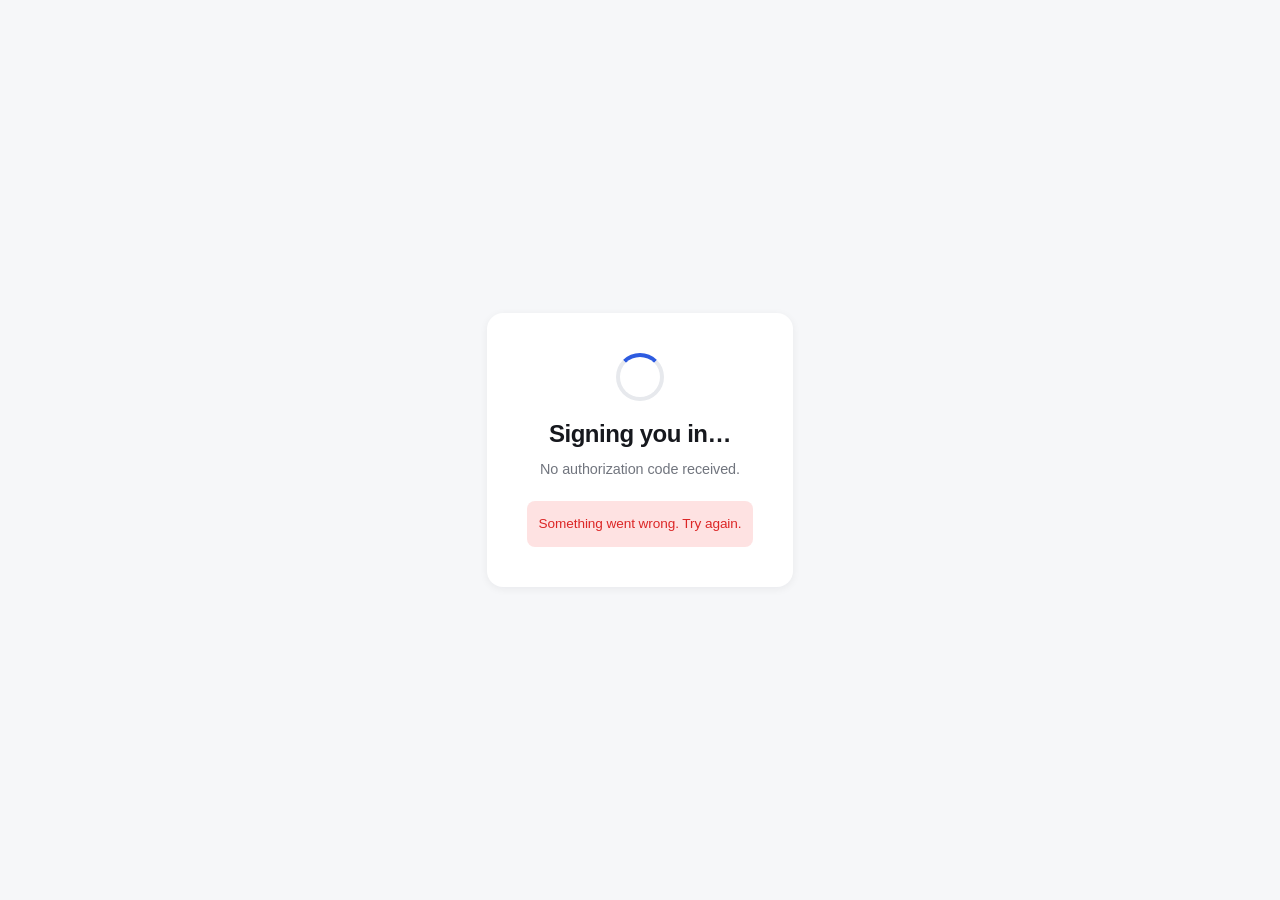
<file: oauth-callback.html>
<!DOCTYPE html>
<html lang="en">
<head>
<meta charset="UTF-8" />
<meta name="viewport" content="width=device-width, initial-scale=1.0" />
<title>Signing in…</title>
<link rel="stylesheet" href="css/styles.css">
<style>
  body { display: flex; align-items: center; justify-content: center; min-height: 100vh; background: var(--grey-bg); }
  .callback-box { text-align: center; background: #fff; padding: 40px; border-radius: 16px; box-shadow: var(--shadow-sm); max-width: 400px; }
  .spinner { width: 48px; height: 48px; border: 4px solid var(--border); border-top-color: var(--blue); border-radius: 50%; animation: spin 1s linear infinite; margin: 0 auto 20px; }
  @keyframes spin { to { transform: rotate(360deg); } }
  h2 { color: var(--ink); margin: 0 0 10px; }
  p { color: var(--muted); font-size: 0.9rem; }
  .error { color: #dc2626; background: #fee2e2; padding: 12px; border-radius: 8px; margin-top: 20px; font-size: 0.85rem; }
</style>
</head>
<body>

<div class="callback-box">
  <div class="spinner"></div>
  <h2>Signing you in…</h2>
  <p id="status">Processing your Google account…</p>
  <div id="error" class="error" style="display:none;"></div>
</div>

<script>
// This page receives the OAuth callback from Google.
// URL will look like: /oauth-callback.html?code=...&state=...
// In production, you'd send the 'code' to your backend, which exchanges it for a real user token.

const params = new URLSearchParams(window.location.search);
const code = params.get('code');
const error = params.get('error');
const state = params.get('state');

const statusEl = document.getElementById('status');
const errorEl = document.getElementById('error');

if(error){
  statusEl.textContent = 'Google sign-in was cancelled.';
  errorEl.style.display = 'block';
  errorEl.textContent = 'Error: ' + error;
  setTimeout(() => window.location.href = '/', 3000);
} else if(!code){
  statusEl.textContent = 'No authorization code received.';
  errorEl.style.display = 'block';
  errorEl.textContent = 'Something went wrong. Try again.';
  setTimeout(() => window.location.href = '/', 3000);
} else {
  // ──────────────────────────────────────────────────────────────────
  // CRITICAL: In production, send the 'code' to your BACKEND here.
  // Your backend:
  //   1. Exchanges code for an access_token at Google's token endpoint
  //   2. Uses the token to fetch user profile (email, name, etc.)
  //   3. Creates or finds the user in your database
  //   4. Returns a session/JWT to the client
  //   5. Client stores it and redirects to home
  // 
  // For now, this is a placeholder that shows what needs to happen.
  // ──────────────────────────────────────────────────────────────────
  
  statusEl.textContent = '(In production) Exchanging code with your backend…';
  
  // Simulated backend call (replace this with your real endpoint)
  const backendExchange = async () => {
    try {
      // TODO: Replace with your backend URL
      const backendUrl = 'http://localhost:5000/api/auth/google/callback';
      const response = await fetch(backendUrl, {
        method: 'POST',
        headers: { 'Content-Type': 'application/json' },
        body: JSON.stringify({ code, state })
      });
      
      if(!response.ok) throw new Error('Backend exchange failed');
      const data = await response.json();
      
      // Backend should return user data + session token
      // Store it and redirect
      sessionStorage.setItem('ispani_user', JSON.stringify(data.user));
      sessionStorage.setItem('ispani_token', data.token);
      window.location.href = '/';
    } catch(err){
      statusEl.textContent = 'Sign-in failed.';
      errorEl.style.display = 'block';
      errorEl.textContent = 'Backend error: ' + err.message + '\n(See console for details. You need to set up your backend OAuth handler.)';
      console.error(err);
      setTimeout(() => window.location.href = '/', 4000);
    }
  };
  
  // Uncomment the line below once you have a backend set up
  // backendExchange();
  
  // For now, just show the code and instructions
  statusEl.innerHTML = `
    <strong>OAuth Code received:</strong><br>
    <code style="font-size:0.75rem; word-break:break-all; display:block; margin:10px 0; padding:10px; background:var(--grey-100); border-radius:4px; color:var(--muted);">${code}</code>
    <strong>Next step:</strong> Set up your backend to exchange this code for a user session.<br>
    <a href="/" style="color:var(--blue); font-weight:700; text-decoration:underline;">Go home</a>
  `;
}
</script>

</body>
</html>
</file>
<file: css/styles.css>
:root{
    --ink:#16181D; --ink-soft:#383C44; --muted:#71757E;
    --blue:#2D5BE0; --blue-600:#2247B5; --blue-50:#EDF2FE;
    --grey-bg:#F6F7F9; --grey-100:#EDEEF2; --border:#E7E9ED; --border-2:#D8DBE1; --white:#FFFFFF;
    --shadow-xs:0 1px 2px rgba(22,24,29,.05);
    --shadow-sm:0 2px 8px rgba(22,24,29,.06);
    --shadow-md:0 10px 30px rgba(22,24,29,.09);
    --shadow-lg:0 24px 60px rgba(22,24,29,.14);
    --radius:14px; --radius-sm:10px; --radius-xs:8px; --maxw:1160px;
    --ease:cubic-bezier(.22,.61,.36,1);
  }
  *{box-sizing:border-box;}
  html{scroll-behavior:smooth;-webkit-text-size-adjust:100%;}
  body{margin:0;font-family:"Inter",-apple-system,BlinkMacSystemFont,"Segoe UI",Roboto,Helvetica,Arial,sans-serif;color:var(--ink-soft);background:var(--white);line-height:1.6;-webkit-font-smoothing:antialiased;letter-spacing:-.005em;overflow-x:hidden;}
  h1,h2,h3,h4,h5{font-family:"Plus Jakarta Sans","Inter",sans-serif;color:var(--ink);line-height:1.1;margin:0;letter-spacing:-.02em;}
  p{margin:0;}
  a{color:var(--blue);text-decoration:none;}
  a:hover{color:var(--blue-600);}
  .wrap{max-width:var(--maxw);margin:0 auto;padding:0 24px;}
  .eyebrow{font-family:"Plus Jakarta Sans",sans-serif;font-size:.74rem;font-weight:700;letter-spacing:.16em;text-transform:uppercase;color:var(--blue);}

  /* Buttons */
  .btn{font-family:"Plus Jakarta Sans",sans-serif;font-weight:600;font-size:.92rem;border-radius:var(--radius-xs);padding:.72rem 1.25rem;border:1.5px solid transparent;cursor:pointer;display:inline-flex;align-items:center;justify-content:center;gap:.5rem;transition:transform .18s var(--ease),background .18s var(--ease),box-shadow .18s var(--ease),color .18s var(--ease),border-color .18s var(--ease);white-space:nowrap;-webkit-tap-highlight-color:transparent;}
  .btn:focus-visible{outline:3px solid var(--blue);outline-offset:2px;}
  .btn-primary{background:var(--blue);color:#fff;box-shadow:0 1px 2px rgba(45,91,224,.28);}
  .btn-primary:hover{background:var(--blue-600);transform:translateY(-1px);box-shadow:0 6px 18px rgba(45,91,224,.26);}
  .btn-outline{background:var(--white);color:var(--ink);border-color:var(--border-2);}
  .btn-outline:hover{background:var(--grey-100);border-color:#c2c6cd;transform:translateY(-1px);}
  .btn-white{background:#fff;color:var(--blue);box-shadow:0 8px 22px rgba(10,20,60,.22);}
  .btn-white:hover{background:#eef3ff;transform:translateY(-1px);}
  .btn-light{background:transparent;color:#fff;border-color:rgba(255,255,255,.4);}
  .btn-light:hover{background:#fff;color:var(--blue);transform:translateY(-1px);}
  .btn-ghost{background:transparent;color:var(--ink-soft);border-color:transparent;padding:.6rem .8rem;}
  .btn-ghost:hover{background:var(--grey-100);color:var(--ink);}
  .btn-sm{padding:.55rem .9rem;font-size:.85rem;}
  .btn-lg{padding:.9rem 1.6rem;font-size:1rem;}
  .btn-block{width:100%;}

  /* ===== Thick blue header ===== */
  header.nav{position:sticky;top:0;z-index:60;background:linear-gradient(92deg,#2C58DD 0%,#244FBE 100%);transition:box-shadow .25s;}
  header.nav.scrolled{box-shadow:0 8px 26px rgba(13,24,72,.30);}
  .nav-inner{display:flex;align-items:center;justify-content:space-between;height:72px;}
  .brand{display:flex;align-items:center;gap:.55rem;font-family:"Plus Jakarta Sans",sans-serif;font-weight:800;font-size:1.28rem;color:#fff;letter-spacing:-.03em;}
  header.nav .brand .brand-name{font-size:1.6rem;line-height:1;letter-spacing:-.04em;}
  .brand .dot{position:relative;width:34px;height:34px;border-radius:9px;display:grid;place-items:center;color:var(--blue);font-size:1rem;font-weight:800;background:transparent;}
  .brand .dot-bg{position:absolute;inset:0;border-radius:9px;background:#fff;animation:logoBgIn .55s var(--ease) both;}
  .brand .dot-txt{position:relative;z-index:1;color:var(--blue);animation:logoShake .5s ease-out .5s both;}
  @keyframes logoBgIn{from{opacity:0;transform:scale(.55);}to{opacity:1;transform:scale(1);}}
  @keyframes logoShake{
    0%{opacity:0;transform:translateX(0) rotate(0);}
    1%{opacity:1;}
    20%{transform:translateX(-1.5px) rotate(-3deg);}
    40%{transform:translateX(1.5px) rotate(3deg);}
    60%{transform:translateX(-1px) rotate(-1.5deg);}
    80%{transform:translateX(1px) rotate(1.5deg);}
    100%{transform:translateX(0) rotate(0);}
  }
  .brand small{font-weight:500;font-size:.6rem;letter-spacing:.16em;text-transform:uppercase;color:rgba(255,255,255,.72);display:block;margin-top:-2px;}
  .nav-links{display:flex;align-items:center;gap:.2rem;}
  .nav-links a.link{color:rgba(255,255,255,.86);font-family:"Plus Jakarta Sans",sans-serif;font-weight:500;font-size:.9rem;padding:.5rem .8rem;border-radius:8px;transition:background .15s,color .15s;}
  .nav-links a.link:hover{background:rgba(255,255,255,.14);color:#fff;}
  .nav-cta{display:flex;align-items:center;gap:.5rem;margin-left:.5rem;}
  header.nav .nav-cta .btn-outline{background:transparent;color:#fff;border-color:rgba(255,255,255,.42);}
  header.nav .nav-cta .btn-outline:hover{background:#fff;color:var(--blue);}
  header.nav .nav-cta .btn-primary{background:#fff;color:var(--blue);box-shadow:0 4px 14px rgba(10,20,60,.2);}
  header.nav .nav-cta .btn-primary:hover{background:#eef3ff;color:var(--blue);}
  .hamburger{display:none;background:transparent;border:0;cursor:pointer;padding:.4rem;color:#fff;-webkit-tap-highlight-color:transparent;}
  .hamburger svg{width:28px;height:28px;}

  /* ===== Hero (gradient banner) ===== */
  .hero{
    position:relative;color:#fff;overflow:hidden;
    /* Static base — the animated blobs layer on top */
    background:linear-gradient(135deg,#2B57DC 0%,#1E3A8A 60%,#122051 100%);
  }

  /* Dot-grid overlay */
  .hero::before{
    content:"";position:absolute;inset:0;z-index:1;pointer-events:none;
    background-image:radial-gradient(rgba(255,255,255,.13) 1px, transparent 1.4px);
    background-size:24px 24px;opacity:.5;
    -webkit-mask:linear-gradient(180deg,#000 0%,transparent 82%);
    mask:linear-gradient(180deg,#000 0%,transparent 82%);
  }

  /* ── Animated gradient blobs ── */
  .hero-blob{
    position:absolute;border-radius:50%;pointer-events:none;
    will-change:transform;
    filter:blur(0px); /* blur handled per-blob via SVG or radius */
  }
  /* Blob 1 — large top-right light sweep */
  .hero-blob-1{
    width:820px;height:520px;
    top:-18%;right:-12%;z-index:0;
    background:radial-gradient(ellipse at center,rgba(132,178,255,.66) 0%,transparent 68%);
    animation:blob1 13s ease-in-out infinite;
  }
  /* Blob 2 — mid-left indigo */
  .hero-blob-2{
    width:680px;height:580px;
    top:8%;left:-10%;z-index:0;
    background:radial-gradient(ellipse at center,rgba(70,122,245,.50) 0%,transparent 62%);
    animation:blob2 17s ease-in-out infinite;
  }
  /* Blob 3 — bottom-right deep navy */
  .hero-blob-3{
    width:700px;height:700px;
    bottom:-40%;right:10%;z-index:0;
    background:radial-gradient(ellipse at center,rgba(12,22,70,.74) 0%,transparent 60%);
    animation:blob3 20s ease-in-out infinite;
  }
  /* Blob 4 — small warm accent (very subtle centre-left) */
  .hero-blob-4{
    width:360px;height:360px;
    top:30%;left:20%;z-index:0;
    background:radial-gradient(ellipse at center,rgba(98,148,255,.30) 0%,transparent 65%);
    animation:blob1 11s ease-in-out infinite reverse;
  }

  @keyframes blob1{
    0%,100%{transform:translate(0,0) scale(1);}
    25%     {transform:translate(55px,-38px) scale(1.06);}
    50%     {transform:translate(20px,50px) scale(.96);}
    75%     {transform:translate(-40px,-20px) scale(1.03);}
  }
  @keyframes blob2{
    0%,100%{transform:translate(0,0) scale(1);}
    30%     {transform:translate(-44px,36px) scale(1.05);}
    60%     {transform:translate(38px,-44px) scale(.95);}
    80%     {transform:translate(18px,22px) scale(1.02);}
  }
  @keyframes blob3{
    0%,100%{transform:translate(0,0) scale(1);}
    40%     {transform:translate(52px,-56px) scale(1.08);}
    70%     {transform:translate(-36px,30px) scale(.94);}
  }

  .hero-grid{position:relative;z-index:2;display:grid;grid-template-columns:1.02fr .98fr;gap:56px;align-items:center;padding:84px 0 92px;}
  .hero .eyebrow{color:#bcd2ff;}

  /* ── Slide-up entrance animations ── */
  @keyframes slideUp{
    from{opacity:0;transform:translateY(28px);}
    to  {opacity:1;transform:translateY(0);}
  }
  @keyframes fadeIn{
    from{opacity:0;}
    to  {opacity:1;}
  }
  .hero .eyebrow{animation:slideUp .7s var(--ease) .05s both;}
  .hero h1{
    color:#fff;font-size:clamp(2.6rem,5.4vw,4.05rem);font-weight:800;
    letter-spacing:-.035em;line-height:1.0;margin-top:1rem;
    animation:slideUp .8s var(--ease) .2s both;
  }
  .hero h1 .hl{color:#c3d6ff;}
  .lead-br{display:none;}
  .hero .lead{
    color:rgba(255,255,255,.88);font-size:1.15rem;margin-top:1.2rem;max-width:32ch;
    animation:slideUp .7s var(--ease) .38s both;
  }
  .hero-cta{display:flex;gap:.7rem;margin-top:2rem;flex-wrap:wrap;animation:slideUp .7s var(--ease) .52s both;}
  .hero-stats{display:flex;gap:2.6rem;margin-top:2.6rem;flex-wrap:wrap;animation:fadeIn .9s var(--ease) .72s both;}
  .hs-n{font-family:"Plus Jakarta Sans",sans-serif;font-weight:800;font-size:2rem;color:#fff;letter-spacing:-.03em;line-height:1;}
  .hs-l{font-size:.78rem;color:rgba(255,255,255,.7);margin-top:.35rem;font-weight:500;}

  .hero-vis{position:relative;height:auto;animation:rise .7s var(--ease) both;display:flex;flex-direction:column;gap:0;}
  @keyframes rise{from{opacity:0;transform:translateY(16px)}to{opacity:1;transform:none}}
  .hero-illo{width:100%;display:block;border-radius:16px 16px 0 0;overflow:hidden;}
  .hero-illo svg{width:100%;height:auto;display:block;}
  .vcard{background:#fff;border:1px solid rgba(255,255,255,.5);border-radius:var(--radius);box-shadow:var(--shadow-lg);padding:20px;color:var(--ink-soft);}
  .vcard.front{border-radius:0 0 var(--radius) var(--radius);box-shadow:var(--shadow-lg);margin-top:0;}
  .vcard.back{display:none;}
  .vcard .row{display:flex;align-items:center;gap:13px;}
  .avatar{width:46px;height:46px;border-radius:12px;display:grid;place-items:center;font-family:"Plus Jakarta Sans",sans-serif;font-weight:700;color:var(--ink);font-size:1rem;flex-shrink:0;background:var(--grey-100);border:1px solid var(--border);}
  .vcard .name{font-family:"Plus Jakarta Sans",sans-serif;font-weight:700;color:var(--ink);font-size:1rem;}
  .vcard .sub{font-size:.78rem;color:var(--muted);}
  .ring{position:relative;width:54px;height:54px;flex-shrink:0;margin-left:auto;}
  .ring svg{transform:rotate(-90deg);}
  .ring .track{stroke:var(--grey-100);}
  .ring .prog{stroke:var(--blue);transition:stroke-dashoffset 1s var(--ease);}
  .ring .val{position:absolute;inset:0;display:grid;place-items:center;font-family:"Plus Jakarta Sans",sans-serif;font-weight:700;font-size:.84rem;color:var(--blue);}
  .chips{display:flex;gap:6px;flex-wrap:wrap;margin-top:14px;}
  .chip{background:var(--grey-100);color:var(--ink-soft);font-size:.72rem;font-weight:600;padding:.24rem .58rem;border-radius:7px;font-family:"Plus Jakarta Sans",sans-serif;}
  .chip.match{background:var(--blue-50);color:var(--blue);}
  .vcard .barline{height:6px;background:var(--grey-100);border-radius:99px;margin-top:16px;overflow:hidden;}
  .vcard .barline > i{display:block;height:100%;width:78%;background:var(--blue);border-radius:99px;}

  /* Section scaffold */
  section{padding:90px 0;}
  .sec-head{max-width:620px;margin-bottom:46px;}
  .sec-head h2{font-size:clamp(1.8rem,3.1vw,2.45rem);font-weight:700;margin-top:.6rem;}
  .sec-head p{color:var(--muted);font-size:1.05rem;margin-top:.7rem;}
  .bg-grey{background:var(--grey-bg);}
  .match-dark{position:relative;overflow:hidden;background:var(--ink);}
  .match-dark::after{content:"";position:absolute;top:-30%;right:-8%;width:520px;height:520px;border-radius:50%;background:radial-gradient(circle,rgba(45,91,224,.28),transparent 62%);pointer-events:none;}
  .match-dark .wrap{position:relative;z-index:1;}

  /* Visual flow */
  .flow-sec{padding:64px 0;}
  .flow{display:grid;grid-template-columns:1fr auto 1fr auto 1fr;align-items:start;gap:6px;}
  .flow-step{text-align:center;padding:6px 10px;}
  .flow-step .fi{width:74px;height:74px;border-radius:20px;background:var(--blue-50);color:var(--blue);display:grid;place-items:center;margin:0 auto 18px;}
  .flow-step .fi svg{width:34px;height:34px;}
  .flow-step h4{font-size:1.16rem;font-weight:700;}
  .flow-step p{color:var(--muted);font-size:.9rem;margin-top:.35rem;}
  .flow-arrow{color:var(--border-2);display:grid;place-items:center;padding-top:24px;}
  .flow-arrow svg{width:30px;height:30px;}

  /* ── Flow section sequential entrance animations ── */
  /* Keyframes */
  @keyframes flowStepIn{
    from{opacity:0;transform:translateY(22px);}
    to  {opacity:1;transform:translateY(0);}
  }
  @keyframes flowArrowDraw{
    from{stroke-dashoffset:1;}
    to  {stroke-dashoffset:0;}
  }
  @keyframes flowArrowFadeIn{
    from{opacity:0;}to{opacity:1;}
  }
  @keyframes flowIconPop{
    0%  {transform:scale(.65);}
    65% {transform:scale(1.10);}
    100%{transform:scale(1);}
  }

  /* Initial hidden state – set only when JS has added will-animate */
  .flow.will-animate>*{opacity:0;}

  /* Arrow path draw setup (only while hidden or animating) */
  .flow.will-animate .farr,
  .flow.animated .farr{stroke-dasharray:1;}
  .flow.will-animate .farr{stroke-dashoffset:1;}

  /* ── Step 1 ── delay 0s */
  .flow.animated>.flow-step:nth-child(1){
    animation:flowStepIn .24s var(--ease) 0s both;
  }
  .flow.animated>.flow-step:nth-child(1) .fi{
    animation:flowIconPop .19s var(--ease) .07s both;
  }

  /* ── Arrow 1 ── delay .26s — arrow draws AFTER step 1 lands */
  .flow.animated>.flow-arrow:nth-child(2){
    animation:flowArrowFadeIn .04s linear .26s both;
  }
  .flow.animated>.flow-arrow:nth-child(2) .farr{
    animation:flowArrowDraw .26s var(--ease) .26s both;
  }

  /* ── Step 2 ── delay .54s — appears as arrow finishes */
  .flow.animated>.flow-step:nth-child(3){
    animation:flowStepIn .24s var(--ease) .54s both;
  }
  .flow.animated>.flow-step:nth-child(3) .fi{
    animation:flowIconPop .19s var(--ease) .61s both;
  }

  /* ── Arrow 2 ── delay .80s */
  .flow.animated>.flow-arrow:nth-child(4){
    animation:flowArrowFadeIn .04s linear .80s both;
  }
  .flow.animated>.flow-arrow:nth-child(4) .farr{
    animation:flowArrowDraw .26s var(--ease) .80s both;
  }

  /* ── Step 3 ── delay 1.08s — appears as second arrow finishes */
  .flow.animated>.flow-step:nth-child(5){
    animation:flowStepIn .24s var(--ease) 1.08s both;
  }
  .flow.animated>.flow-step:nth-child(5) .fi{
    animation:flowIconPop .19s var(--ease) 1.15s both;
  }

  /* Featured talent (landing — 3 cards, no sidebar) */
  .feat-grid{display:grid;grid-template-columns:repeat(3,1fr);gap:16px;}
  .feat-cta{text-align:center;margin-top:36px;}
  .sec-head-row{display:flex;align-items:flex-end;justify-content:space-between;flex-wrap:wrap;gap:16px;max-width:none;margin-bottom:36px;}
  @media(max-width:760px){.feat-grid{grid-template-columns:1fr;}}

  /* Full-page catalog overlay */
  .catalog-overlay{position:fixed;inset:0;background:var(--white);z-index:75;
    display:none;overflow-y:auto;-webkit-overflow-scrolling:touch;}
  .catalog-overlay.open{display:block;animation:catIn .3s var(--ease);}
  @keyframes catIn{from{opacity:0;transform:translateY(14px)}to{opacity:1;transform:none}}
  /* Smart Match pop-up sheet */
  .wizpage-overlay{
    position:fixed;inset:0;z-index:85;
    display:none;align-items:flex-end;justify-content:center;
    background:rgba(22,24,29,.52);
    -webkit-backdrop-filter:blur(4px);backdrop-filter:blur(4px);
  }
  .wizpage-overlay.open{display:flex;animation:ovIn .22s ease;}
  .wizpage-sheet{
    background:#fff;border-radius:22px 22px 0 0;
    width:100%;max-width:560px;
    max-height:88vh;overflow-y:auto;-webkit-overflow-scrolling:touch;
    animation:sheetUp .32s var(--ease);
    box-shadow:0 -12px 40px rgba(22,24,29,.20);
  }
  @keyframes sheetUp{from{opacity:0;transform:translateY(100%)}to{opacity:1;transform:none}}
  .wizpage-head{
    display:flex;align-items:center;justify-content:space-between;
    padding:18px 22px 16px;border-bottom:1px solid var(--border);
    position:sticky;top:0;background:#fff;z-index:2;
  }
  .wizpage-head h3{margin:0;font-size:1.18rem;font-weight:700;color:var(--ink);}
  .wizpage-head .close-x{
    background:var(--grey-100);border:0;width:36px;height:36px;border-radius:10px;
    cursor:pointer;font-size:1.3rem;color:var(--muted);line-height:1;
    -webkit-tap-highlight-color:transparent;transition:background .15s;
  }
  .wizpage-head .close-x:hover{background:var(--border-2);}
  .wizpage-mount{padding:22px;}
  .catalog-head{position:sticky;top:0;background:rgba(255,255,255,.94);
    -webkit-backdrop-filter:saturate(180%) blur(12px);backdrop-filter:saturate(180%) blur(12px);
    border-bottom:1px solid var(--border);padding:14px 24px;z-index:2;
    display:flex;align-items:center;gap:18px;}
  .catalog-head .back-btn{font-family:"Plus Jakarta Sans",sans-serif;font-weight:700;font-size:.9rem;
    background:var(--grey-100);border:0;border-radius:var(--radius-xs);
    padding:.6rem 1rem;cursor:pointer;color:var(--ink);display:flex;align-items:center;gap:.4rem;
    flex-shrink:0;transition:background .15s;-webkit-tap-highlight-color:transparent;}
  .catalog-head .back-btn:hover{background:var(--border-2);}
  .catalog-head .ch-txt h3{margin:0;font-size:1.18rem;font-weight:700;color:var(--ink);}
  .catalog-head .ch-txt .eyebrow{margin-bottom:2px;}
  .catalog-body{padding:32px 0 100px;}

  /* Categories */
  .cat-grid{display:grid;grid-template-columns:repeat(3,1fr);gap:16px;}
  .cat-card{background:#fff;border:1px solid var(--border);border-radius:var(--radius);padding:24px;cursor:pointer;transition:transform .2s var(--ease),box-shadow .2s var(--ease),border-color .2s var(--ease);-webkit-tap-highlight-color:transparent;}
  .cat-card:hover{transform:translateY(-3px);box-shadow:var(--shadow-md);border-color:var(--border-2);}
  .cat-icon{width:50px;height:50px;border-radius:12px;display:grid;place-items:center;margin-bottom:16px;background:var(--grey-100);color:var(--ink);transition:background .2s,color .2s;}
  .cat-icon svg{width:26px;height:26px;}
  .cat-card:hover .cat-icon{background:var(--blue-50);color:var(--blue);}
  .cat-card h3{font-size:1.14rem;font-weight:700;}
  .cat-card .cat-meta{margin-top:16px;padding-top:14px;border-top:1px solid var(--border);display:flex;align-items:center;justify-content:space-between;font-size:.84rem;color:var(--muted);font-weight:500;}
  .cat-card .cat-go{color:var(--blue);font-weight:600;font-family:"Plus Jakarta Sans",sans-serif;display:inline-flex;align-items:center;gap:.3rem;transition:gap .18s var(--ease);}
  .cat-card:hover .cat-go{gap:.55rem;}

  /* Smart Match */
  .wizard{background:#fff;border:1px solid var(--border);border-radius:20px;overflow:hidden;box-shadow:var(--shadow-md);}
  .wiz-grid{display:grid;grid-template-columns:.86fr 1.14fr;}
  .wiz-left{background:var(--ink);color:#fff;padding:46px 40px;}
  .wiz-left .eyebrow{color:#8fa9f3;}
  .wiz-left h2{color:#fff;font-size:1.95rem;font-weight:700;margin-top:.5rem;}
  .wiz-left p{color:#a7abb4;margin-top:.9rem;font-size:.98rem;}
  /* Visual step column + phone figure inside wiz-left */
  .wiz-inner{display:flex;gap:18px;align-items:flex-start;margin-top:26px;}
  .wvs{display:flex;flex-direction:column;flex:1;min-width:0;}
  .wstep{opacity:.38;transition:opacity .28s;}
  .wstep.active{opacity:1;}
  .wvs-row{display:flex;align-items:center;gap:11px;}
  .wvs-icon{width:38px;height:38px;border-radius:11px;background:rgba(255,255,255,.09);border:1.5px solid rgba(255,255,255,.14);display:grid;place-items:center;flex-shrink:0;transition:background .25s,border-color .25s;}
  .wvs-icon svg{width:19px;height:19px;color:rgba(255,255,255,.72);}
  .wstep.active .wvs-icon{background:var(--blue);border-color:var(--blue);}
  .wstep.active .wvs-icon svg{color:#fff;}
  .wvs-txt strong{display:block;font-family:"Plus Jakarta Sans",sans-serif;font-weight:700;font-size:.9rem;color:#fff;line-height:1.1;}
  .wvs-txt em{display:block;font-style:normal;font-size:.72rem;color:#686f80;margin-top:1px;}
  .wstep.active .wvs-txt em{color:#8fa9f3;}
  .wvs-line{width:2px;height:18px;background:rgba(255,255,255,.12);margin:4px 0 4px 18px;border-radius:2px;}
  .wstep.active + .wstep .wvs-line,.wstep.active .wvs-line{background:rgba(45,91,224,.55);}

  /* Animated phone figure */
  .wiz-phone-fig{flex-shrink:0;width:108px;}
  .wiz-phone-fig svg{width:100%;height:auto;display:block;overflow:visible;}
  @keyframes figBob{0%,100%{transform:translateY(0)}50%{transform:translateY(-5px)}}
  @keyframes notifFloat{
    0%{opacity:0;transform:translateY(0) scale(.8);}
    18%{opacity:1;transform:translateY(-4px) scale(1);}
    72%{opacity:.95;transform:translateY(-22px) scale(1);}
    100%{opacity:0;transform:translateY(-26px) scale(.88);}
  }
  @keyframes screenPulse{0%,100%{opacity:.55}50%{opacity:1}}
  @keyframes dotBlink{0%,100%{opacity:.3}50%{opacity:1}}
  .pfig{animation:figBob 4.8s ease-in-out infinite;}
  .pnotif-a{animation:notifFloat 3.4s ease-out infinite;}
  .pnotif-b{animation:notifFloat 3.4s ease-out infinite 1.7s;}
  .pscreen-active{animation:screenPulse 2.6s ease-in-out infinite;}
  .pdot{animation:dotBlink 1.4s ease-in-out infinite;}
  /* phone figure stays visible on mobile */
  .wiz-open-btn{display:none;}
  .wiz-right{background:#fff;padding:38px 38px 32px;position:relative;min-height:440px;}
  .wiz-panel{display:none;animation:fadeSlide .4s var(--ease);}
  .wiz-panel.show{display:block;}
  @keyframes fadeSlide{from{opacity:0;transform:translateY(8px)}to{opacity:1;transform:translateY(0)}}
  .wiz-panel h4{font-size:1.16rem;font-weight:700;margin-bottom:.35rem;}
  .wiz-panel .hint{color:var(--muted);font-size:.88rem;margin-bottom:20px;}
  .opt-grid{display:grid;grid-template-columns:1fr 1fr;gap:10px;}
  .opt{border:1.5px solid var(--border);border-radius:var(--radius-sm);padding:.85rem .95rem;cursor:pointer;display:flex;align-items:center;gap:.65rem;font-weight:500;font-size:.9rem;color:var(--ink);transition:border-color .15s,background .15s,transform .12s;background:#fff;-webkit-tap-highlight-color:transparent;}
  .opt:hover{border-color:var(--border-2);transform:translateY(-1px);}
  .opt.sel{border-color:var(--blue);background:var(--blue-50);color:var(--blue);}
  .opt .oi{width:30px;height:30px;border-radius:8px;background:var(--grey-100);color:var(--ink);display:grid;place-items:center;flex-shrink:0;transition:background .15s,color .15s;}
  .opt.sel .oi{background:#fff;color:var(--blue);}
  .opt .oi svg{width:18px;height:18px;}
  .skill-pick{display:flex;flex-wrap:wrap;gap:8px;}
  .spill{border:1.5px solid var(--border);background:#fff;border-radius:99px;padding:.5rem .95rem;font-size:.85rem;font-weight:600;font-family:"Plus Jakarta Sans",sans-serif;cursor:pointer;color:var(--ink);transition:all .14s;-webkit-tap-highlight-color:transparent;}
  .spill:hover{border-color:var(--border-2);}
  .spill.sel{background:var(--blue);color:#fff;border-color:var(--blue);}
  .budget-row{display:flex;gap:10px;flex-wrap:wrap;margin-bottom:6px;}
  .seg{display:inline-flex;border:1.5px solid var(--border);border-radius:var(--radius-sm);overflow:hidden;background:#fff;max-width:100%;}
  .seg button{border:0;background:#fff;padding:.6rem .95rem;font-family:"Plus Jakarta Sans",sans-serif;font-weight:600;font-size:.85rem;cursor:pointer;color:var(--ink-soft);transition:background .14s,color .14s;border-right:1px solid var(--border);-webkit-tap-highlight-color:transparent;}
  .seg button:last-child{border-right:0;}
  .seg button.sel{background:var(--ink);color:#fff;}
  .field-label{font-family:"Plus Jakarta Sans",sans-serif;font-weight:600;font-size:.82rem;color:var(--ink);display:block;margin:18px 0 9px;}
  .wiz-nav{display:flex;justify-content:space-between;align-items:center;margin-top:26px;padding-top:20px;border-top:1px solid var(--border);gap:10px;}
  .step-tag{font-size:.82rem;color:var(--muted);}
  .analyzing{display:flex;flex-direction:column;align-items:center;justify-content:center;gap:16px;padding:66px 0;text-align:center;}
  .spinner{width:44px;height:44px;border-radius:50%;border:3.5px solid var(--grey-100);border-top-color:var(--blue);animation:spin .8s linear infinite;}
  @keyframes spin{to{transform:rotate(360deg)}}
  .analyzing .a-txt{font-family:"Plus Jakarta Sans",sans-serif;font-weight:600;color:var(--ink);}
  .analyzing .a-sub{font-size:.84rem;color:var(--muted);}
  .result-card{
    display:flex;flex-direction:column;gap:10px;
    border:1px solid var(--border);border-radius:var(--radius-sm);
    padding:14px;margin-bottom:11px;
    transition:transform .18s,box-shadow .18s,border-color .18s;
  }
  .result-card:hover{transform:translateY(-2px);box-shadow:var(--shadow-sm);border-color:var(--border-2);}
  /* Top row: avatar | info | small ring */
  .rc-top{display:flex;align-items:flex-start;gap:11px;}
  .rc-info{flex:1;min-width:0;}
  .rc-info .name{font-family:"Plus Jakarta Sans",sans-serif;font-weight:700;color:var(--ink);font-size:.97rem;}
  .rc-info .sub{font-size:.74rem;color:var(--muted);margin-top:2px;white-space:nowrap;overflow:hidden;text-overflow:ellipsis;}
  /* Bottom row: chips | rate */
  .rc-foot{display:flex;align-items:center;justify-content:space-between;gap:8px;}
  .rc-foot .chips{flex:1;display:flex;flex-direction:row;flex-wrap:nowrap;gap:5px;overflow:hidden;margin:0;}
  .rc-rate{font-family:"Plus Jakarta Sans",sans-serif;font-weight:700;color:var(--ink);font-size:.9rem;white-space:nowrap;flex-shrink:0;}
  .rc-rate span{font-weight:400;font-size:.72rem;color:var(--muted);}
  /* Small ring for match results */
  .ring-sm{width:38px;height:38px;}
  .ring-sm svg{width:38px;height:38px;}
  .ring-sm .val{font-size:.66rem;}

  /* Talent */
  .browse-grid{display:grid;grid-template-columns:256px 1fr;gap:28px;align-items:start;}
  .filters{background:#fff;border:1px solid var(--border);border-radius:var(--radius);padding:22px;position:sticky;top:96px;}
  .filters .fgroup{padding:16px 0;border-bottom:1px solid var(--border);}
  .filters .fgroup:first-child{padding-top:0;}
  .filters .fgroup:last-child{border-bottom:0;padding-bottom:0;}
  .flabel{font-family:"Plus Jakarta Sans",sans-serif;font-weight:700;font-size:.74rem;color:var(--ink);text-transform:uppercase;letter-spacing:.07em;margin-bottom:12px;display:block;}
  .check{display:flex;align-items:center;gap:.55rem;padding:.4rem 0;font-size:.9rem;cursor:pointer;color:var(--ink-soft);}
  .check input{accent-color:var(--blue);width:18px;height:18px;cursor:pointer;}
  .search-box{display:flex;align-items:center;gap:.55rem;background:var(--grey-bg);border:1.5px solid var(--border);border-radius:var(--radius-sm);padding:.65rem .75rem;margin-bottom:20px;transition:border-color .15s,box-shadow .15s;}
  .search-box:focus-within{border-color:var(--blue);box-shadow:0 0 0 3px var(--blue-50);background:#fff;}
  .search-box svg{width:18px;height:18px;color:var(--muted);flex-shrink:0;}
  .search-box input{border:0;background:transparent;outline:none;width:100%;font-family:"Inter",sans-serif;font-size:1rem;color:var(--ink);}
  input[type=range]{width:100%;accent-color:var(--blue);height:24px;}
  .range-val{font-family:"Plus Jakarta Sans",sans-serif;font-weight:700;color:var(--blue);font-size:.85rem;}
  .browse-top{display:flex;justify-content:space-between;align-items:center;margin-bottom:20px;flex-wrap:wrap;gap:10px;}
  .browse-top .count{color:var(--muted);font-size:.92rem;}
  .browse-top select{font-family:"Plus Jakarta Sans",sans-serif;font-weight:500;border:1.5px solid var(--border);border-radius:var(--radius-sm);padding:.55rem .8rem;color:var(--ink);background:#fff;cursor:pointer;font-size:.9rem;}
  .talent-grid{display:grid;grid-template-columns:1fr 1fr;gap:16px;}
  .tcard{background:#fff;border:1px solid var(--border);border-radius:var(--radius);padding:20px;transition:transform .2s var(--ease),box-shadow .2s var(--ease),border-color .2s;cursor:pointer;display:flex;flex-direction:column;-webkit-tap-highlight-color:transparent;}
  .tcard:hover{transform:translateY(-3px);box-shadow:var(--shadow-md);border-color:var(--border-2);}
  .tcard .thead{display:flex;gap:13px;align-items:flex-start;}
  .verified{display:inline-flex;align-items:center;gap:.25rem;background:var(--blue-50);color:var(--blue);font-size:.68rem;font-weight:700;padding:.16rem .45rem;border-radius:6px;font-family:"Plus Jakarta Sans",sans-serif;margin-top:5px;}
  .verified svg{width:12px;height:12px;}
  .tcard .name{font-family:"Plus Jakarta Sans",sans-serif;font-weight:700;color:var(--ink);font-size:1.04rem;}
  .tcard .uni{font-size:.8rem;color:var(--muted);margin-top:1px;}
  .tcard .blurb{font-size:.88rem;color:var(--ink-soft);margin:14px 0;flex:1;line-height:1.55;}
  .tcard .tfoot{display:flex;align-items:center;justify-content:space-between;margin-top:auto;padding-top:14px;border-top:1px solid var(--border);}
  .stars{color:var(--ink);font-size:.85rem;font-weight:700;font-family:"Plus Jakarta Sans",sans-serif;display:flex;align-items:center;gap:.3rem;}
  .stars svg{width:14px;height:14px;fill:var(--ink);}
  .tcard .rate{font-family:"Plus Jakarta Sans",sans-serif;font-weight:700;color:var(--ink);font-size:1rem;}
  .tcard .rate span{font-weight:400;font-size:.78rem;color:var(--muted);}
  .no-results{grid-column:1/-1;text-align:center;padding:54px;color:var(--muted);background:#fff;border:1px dashed var(--border-2);border-radius:var(--radius);}

  /* Trust */
  .safety{display:grid;grid-template-columns:repeat(4,1fr);gap:16px;}
  .safe-item{background:#fff;border:1px solid var(--border);border-radius:var(--radius);padding:24px;}
  .safe-item .si{width:46px;height:46px;border-radius:12px;background:var(--blue-50);color:var(--blue);display:grid;place-items:center;margin-bottom:16px;}
  .safe-item .si svg{width:23px;height:23px;}
  .safe-item h4{font-size:1rem;font-weight:700;}
  .safe-item p{font-size:.85rem;color:var(--muted);margin-top:.4rem;line-height:1.5;}

  /* CTA */
  .cta-band{background:var(--ink);border-radius:20px;padding:62px;text-align:center;position:relative;overflow:hidden;}
  .cta-band::after{content:"";position:absolute;top:-40%;right:-10%;width:480px;height:480px;border-radius:50%;background:radial-gradient(circle,rgba(45,91,224,.28),transparent 62%);pointer-events:none;}
  .cta-band h2{color:#fff;font-size:clamp(1.8rem,3vw,2.5rem);font-weight:700;position:relative;z-index:2;letter-spacing:-.025em;}
  .cta-band p{color:#a7abb4;margin:1rem auto 0;max-width:42ch;position:relative;z-index:2;}
  .cta-band .hero-cta{justify-content:center;position:relative;z-index:2;margin-top:2rem;}

  /* Footer */
  footer{background:var(--ink);color:#9a9ea7;padding:60px 0 28px;}
  footer .brand{color:#fff;}
  footer .brand .dot{background:var(--blue);color:#fff;}
  footer .brand small{color:#7d818b;}
  .foot-grid{display:grid;grid-template-columns:1.5fr 1fr 1fr 1fr;gap:34px;}
  .foot-about{color:#888c95;font-size:.88rem;margin-top:16px;max-width:34ch;line-height:1.6;}
  footer h5{font-family:"Plus Jakarta Sans",sans-serif;color:#fff;font-size:.78rem;text-transform:uppercase;letter-spacing:.09em;margin:0 0 16px;font-weight:700;}
  footer ul{list-style:none;padding:0;margin:0;}
  footer li{margin-bottom:.6rem;}
  footer li a{color:#9a9ea7;font-size:.9rem;}
  footer li a:hover{color:#fff;}
  .foot-bottom{border-top:1px solid #2b2e35;margin-top:40px;padding-top:22px;display:flex;justify-content:space-between;flex-wrap:wrap;gap:10px;color:#7d818b;font-size:.82rem;}
  .foot-bottom .meta{display:inline-flex;align-items:center;gap:.4rem;}
  .foot-bottom .meta svg{width:14px;height:14px;color:#8fa9f3;}

  /* Modal */
  .overlay{position:fixed;inset:0;background:rgba(22,24,29,.5);-webkit-backdrop-filter:blur(4px);backdrop-filter:blur(4px);z-index:90;display:none;align-items:center;justify-content:center;padding:20px;}
  .overlay.show{display:flex;animation:ovIn .2s ease;}
  @keyframes ovIn{from{opacity:0}to{opacity:1}}
  .modal{background:#fff;border-radius:18px;max-width:560px;width:100%;max-height:90vh;overflow-y:auto;-webkit-overflow-scrolling:touch;box-shadow:var(--shadow-lg);animation:modIn .3s var(--ease);}
  @keyframes modIn{from{opacity:0;transform:translateY(16px) scale(.985)}to{opacity:1;transform:none}}
  .modal-head{padding:24px 26px;border-bottom:1px solid var(--border);display:flex;justify-content:space-between;align-items:flex-start;gap:16px;position:sticky;top:0;background:#fff;z-index:2;}
  .modal-x{background:var(--grey-100);border:0;width:40px;height:40px;border-radius:10px;cursor:pointer;font-size:1.3rem;color:var(--muted);flex-shrink:0;transition:background .15s,color .15s;line-height:1;-webkit-tap-highlight-color:transparent;}
  .modal-x:hover{background:var(--border-2);color:var(--ink);}
  .modal-body{padding:24px 26px;}
  .stat-row{display:flex;gap:10px;flex-wrap:wrap;margin-bottom:24px;}
  .stat{flex:1;min-width:110px;background:var(--grey-bg);border:1px solid var(--border);border-radius:11px;padding:13px 15px;}
  .stat .sl{font-size:.7rem;color:var(--muted);text-transform:uppercase;letter-spacing:.05em;}
  .stat .sv{font-family:"Plus Jakarta Sans",sans-serif;font-weight:700;color:var(--ink);font-size:1.05rem;margin-top:3px;}
  .matrix-row{margin-bottom:13px;}
  .matrix-row .mh{display:flex;justify-content:space-between;font-size:.86rem;margin-bottom:6px;}
  .matrix-row .mh .lvl{font-family:"Plus Jakarta Sans",sans-serif;font-weight:600;color:var(--blue);}
  .bar{height:7px;background:var(--grey-100);border-radius:99px;overflow:hidden;}
  .bar > i{display:block;height:100%;background:var(--blue);border-radius:99px;width:0;transition:width .9s var(--ease);}
  .port-item{display:flex;gap:13px;align-items:center;padding:13px;border:1px solid var(--border);border-radius:var(--radius-sm);margin-bottom:10px;}
  .port-item .pi{width:38px;height:38px;border-radius:9px;background:var(--grey-100);color:var(--ink);display:grid;place-items:center;flex-shrink:0;}
  .port-item .pt{font-family:"Plus Jakarta Sans",sans-serif;font-weight:600;color:var(--ink);font-size:.92rem;}
  .port-item .pd{font-size:.8rem;color:var(--muted);}
  .modal-foot{display:flex;gap:10px;padding-top:10px;}
  .form-field{margin-bottom:17px;}
  .form-field label{font-family:"Plus Jakarta Sans",sans-serif;font-weight:600;font-size:.85rem;color:var(--ink);display:block;margin-bottom:7px;}
  .form-field input,.form-field select,.form-field textarea{width:100%;border:1.5px solid var(--border);border-radius:var(--radius-sm);padding:.78rem .85rem;font-family:"Inter",sans-serif;font-size:1rem;color:var(--ink);background:#fff;transition:border-color .15s,box-shadow .15s;}
  .form-field input:focus,.form-field select:focus,.form-field textarea:focus{outline:none;border-color:var(--blue);box-shadow:0 0 0 3px var(--blue-50);}
  .form-field.err input,.form-field.err select,.form-field.err textarea{border-color:#d4493a;}
  .form-field .errmsg{color:#c1402f;font-size:.78rem;margin-top:6px;display:none;}
  .form-field.err .errmsg{display:block;}

  /* Timeline pill picker */
  .tpill-grid{display:grid;grid-template-columns:repeat(3,1fr);gap:8px;margin-top:2px;}
  .tpill{
    border:1.5px solid var(--border);border-radius:var(--radius-sm);background:#fff;
    padding:.6rem .5rem;cursor:pointer;text-align:center;
    font-family:"Plus Jakarta Sans",sans-serif;font-size:.8rem;font-weight:600;color:var(--ink);
    transition:border-color .15s,background .15s,color .15s,transform .12s;
    line-height:1.25;-webkit-tap-highlight-color:transparent;
  }
  .tpill span{display:block;font-family:"Inter",sans-serif;font-weight:400;font-size:.72rem;color:var(--muted);margin-top:2px;}
  .tpill:hover{border-color:var(--border-2);transform:translateY(-1px);}
  .tpill.sel{border-color:var(--blue);background:var(--blue-50);color:var(--blue);}
  .tpill.sel span{color:var(--blue);opacity:.8;}
  .form-field.err .tpill-grid{outline:1.5px solid #d4493a;border-radius:var(--radius-sm);}
  .auth-error{display:none;background:#fdecea;border:1px solid #f3b4ac;color:#c1402f;
    font-size:.85rem;border-radius:9px;padding:10px 12px;margin-bottom:14px;line-height:1.4;}
  .auth-error.show{display:block;}
  @media(max-width:480px){.tpill-grid{grid-template-columns:repeat(2,1fr);}}

  /* ===== Auth & profile ===== */
  .auth-modal{max-width:440px;}
  .auth-body{padding:28px 30px 30px;}
  .auth-body h3{font-size:1.5rem;font-weight:800;text-align:center;letter-spacing:-.02em;}
  .auth-sub{text-align:center;color:var(--muted);font-size:.92rem;margin:.5rem 0 22px;}
  .oauth-btn{display:flex;align-items:center;justify-content:center;gap:.6rem;width:100%;
    padding:.78rem 1rem;border:1.5px solid var(--border-2);border-radius:var(--radius-xs);
    background:#fff;color:var(--ink);font-family:"Plus Jakarta Sans",sans-serif;font-weight:600;
    font-size:.92rem;cursor:pointer;margin-bottom:11px;transition:background .15s,border-color .15s;
    -webkit-tap-highlight-color:transparent;}
  .oauth-btn:hover{background:var(--grey-bg);border-color:#c2c6cd;}
  .oauth-btn svg,.oauth-btn img{width:19px;height:19px;flex-shrink:0;}
  .auth-or{display:flex;align-items:center;gap:12px;margin:18px 0;color:var(--muted);font-size:.8rem;}
  .auth-or::before,.auth-or::after{content:"";flex:1;height:1px;background:var(--border);}
  .auth-switch{text-align:center;font-size:.9rem;color:var(--muted);margin-top:20px;}
  .auth-switch button{background:none;border:0;color:var(--blue);font-weight:700;cursor:pointer;font-family:"Plus Jakarta Sans",sans-serif;font-size:.9rem;padding:0;}
  .auth-legal{text-align:center;font-size:.74rem;color:var(--muted);margin-top:16px;line-height:1.5;}
  .check-row{display:flex;align-items:flex-start;gap:.55rem;margin-bottom:16px;font-size:.84rem;color:var(--ink-soft);}
  .check-row input{accent-color:var(--blue);width:17px;height:17px;margin-top:2px;flex-shrink:0;cursor:pointer;}

  /* Account-type chooser */
  .acct-pick{display:flex;flex-direction:column;gap:12px;margin-bottom:6px;}
  .acct-card{display:flex;align-items:center;gap:14px;border:1.5px solid var(--border-2);border-radius:var(--radius);
    padding:18px;cursor:pointer;transition:border-color .15s,background .15s;-webkit-tap-highlight-color:transparent;}
  .acct-card:hover{border-color:var(--blue);background:var(--blue-50);}
  .acct-card.sel{border-color:var(--blue);background:var(--blue-50);}
  .acct-card .ac-ico{width:46px;height:46px;border-radius:12px;background:var(--grey-100);color:var(--ink);display:grid;place-items:center;flex-shrink:0;}
  .acct-card.sel .ac-ico{background:var(--blue);color:#fff;}
  .acct-card .ac-ico svg{width:24px;height:24px;}
  .acct-card h4{font-size:1rem;font-weight:700;}
  .acct-card p{font-size:.82rem;color:var(--muted);margin-top:2px;}
  .acct-card .ac-radio{width:20px;height:20px;border-radius:50%;border:2px solid var(--border-2);margin-left:auto;flex-shrink:0;position:relative;transition:border-color .15s;}
  .acct-card.sel .ac-radio{border-color:var(--blue);}
  .acct-card.sel .ac-radio::after{content:"";position:absolute;inset:3px;border-radius:50%;background:var(--blue);}

  /* Nav account chip */
  /* Profile button (always to the right of menu) */
  .nav-prof{display:grid;place-items:center;width:40px;height:40px;border-radius:50%;
    background:rgba(255,255,255,.12);border:1.5px solid rgba(255,255,255,.28);cursor:pointer;
    color:#fff;flex-shrink:0;overflow:hidden;padding:0;transition:background .15s,border-color .15s;
    -webkit-tap-highlight-color:transparent;}
  .nav-prof:hover{background:rgba(255,255,255,.22);border-color:rgba(255,255,255,.5);}
  .nav-prof svg{width:21px;height:21px;}
  .nav-prof img{width:100%;height:100%;object-fit:cover;border-radius:50%;}
  .nav-prof .np-initials{font-family:"Plus Jakarta Sans",sans-serif;font-weight:800;font-size:.85rem;color:#fff;}

  /* Auth slider (slide-in like the menu) */
  .auth-slider{position:fixed;inset:0 0 0 auto;width:min(86vw,330px);background:#fff;z-index:100;
    transform:translateX(100%);transition:transform .3s var(--ease);
    padding:24px 22px calc(24px + env(safe-area-inset-bottom));
    display:flex;flex-direction:column;box-shadow:var(--shadow-lg);border-left:1px solid var(--border);}
  .auth-slider.show{transform:translateX(0);}
  .auth-slider .as-close{align-self:flex-end;background:var(--grey-100);border:0;color:var(--ink);
    width:40px;height:40px;border-radius:10px;font-size:1.4rem;cursor:pointer;margin-bottom:6px;line-height:1;
    -webkit-tap-highlight-color:transparent;}
  .auth-slider .as-ico{width:62px;height:62px;border-radius:50%;background:var(--blue-50);color:var(--blue);
    display:grid;place-items:center;margin:10px auto 16px;}
  .auth-slider .as-ico svg{width:32px;height:32px;}
  .auth-slider h3{text-align:center;font-size:1.3rem;font-weight:800;letter-spacing:-.02em;}
  .auth-slider .as-sub{text-align:center;color:var(--muted);font-size:.9rem;margin:.5rem 0 22px;line-height:1.5;}
  .auth-slider .btn{margin-bottom:10px;}

  .nav-acct{display:flex;align-items:center;gap:.5rem;background:rgba(255,255,255,.12);border:1.5px solid rgba(255,255,255,.2);
    border-radius:99px;padding:.3rem .3rem .3rem .85rem;cursor:pointer;color:#fff;font-family:"Plus Jakarta Sans",sans-serif;
    font-weight:600;font-size:.86rem;transition:background .15s;-webkit-tap-highlight-color:transparent;}
  .nav-acct:hover{background:rgba(255,255,255,.2);}
  .nav-acct .na-av{width:28px;height:28px;border-radius:50%;background:#fff;color:var(--blue);display:grid;place-items:center;font-weight:800;font-size:.78rem;}

  /* ===== Profile overlay ===== */
  .profile-overlay{position:fixed;inset:0;background:var(--grey-bg);z-index:78;display:none;overflow-y:auto;-webkit-overflow-scrolling:touch;}
  .profile-overlay.open{display:block;animation:catIn .3s var(--ease);}
  .pf-cover{background:linear-gradient(120deg,#2C58DD 0%,#1E3A8A 100%);height:150px;position:relative;}
  .pf-head{position:sticky;top:0;background:rgba(255,255,255,.94);-webkit-backdrop-filter:saturate(180%) blur(12px);backdrop-filter:saturate(180%) blur(12px);
    border-bottom:1px solid var(--border);padding:14px 24px;z-index:3;display:flex;align-items:center;gap:18px;}
  .pf-wrap{max-width:920px;margin:0 auto;padding:0 24px 100px;}
  .pf-card{background:#fff;border:1px solid var(--border);border-radius:var(--radius);box-shadow:var(--shadow-sm);margin-top:-56px;position:relative;z-index:2;padding:26px 28px;}
  .pf-id{display:flex;gap:20px;align-items:flex-start;flex-wrap:wrap;}
  .pf-av{width:96px;height:96px;border-radius:50%;background:var(--blue);color:#fff;display:grid;place-items:center;
    font-family:"Plus Jakarta Sans",sans-serif;font-weight:800;font-size:2.1rem;border:4px solid #fff;box-shadow:var(--shadow-sm);margin-top:-66px;flex-shrink:0;}
  .pf-id-main{flex:1;min-width:200px;}
  .pf-id-main h1{font-size:1.6rem;font-weight:800;letter-spacing:-.02em;}
  .pf-id-main .pf-title{color:var(--ink-soft);font-weight:600;font-family:"Plus Jakarta Sans",sans-serif;margin-top:3px;}
  .pf-id-main .pf-loc{color:var(--muted);font-size:.9rem;margin-top:6px;display:flex;align-items:center;gap:.4rem;}
  .pf-id-main .pf-loc svg{width:15px;height:15px;}
  .pf-rate{text-align:right;flex-shrink:0;}
  .pf-rate .r-n{font-family:"Plus Jakarta Sans",sans-serif;font-weight:800;font-size:1.5rem;color:var(--ink);}
  .pf-rate .r-l{font-size:.76rem;color:var(--muted);text-transform:uppercase;letter-spacing:.05em;}
  .pf-verified{display:inline-flex;align-items:center;gap:.3rem;background:var(--blue-50);color:var(--blue);font-size:.74rem;font-weight:700;
    padding:.22rem .55rem;border-radius:7px;font-family:"Plus Jakarta Sans",sans-serif;margin-top:10px;}
  .pf-verified svg{width:13px;height:13px;}
  .pf-grid{display:grid;grid-template-columns:1fr 1fr;gap:18px;margin-top:18px;}
  .pf-block{background:#fff;border:1px solid var(--border);border-radius:var(--radius);padding:22px 24px;}
  .pf-block h3{font-size:1.05rem;font-weight:700;margin-bottom:12px;}
  .pf-block p{color:var(--ink-soft);font-size:.92rem;line-height:1.6;}
  .pf-block .chips{margin-top:0;}
  .pf-empty{color:var(--muted);font-size:.9rem;font-style:italic;}
  .pf-actions{display:flex;gap:10px;margin-top:18px;flex-wrap:wrap;}
  @media(max-width:760px){
    .pf-grid{grid-template-columns:1fr;}
    .pf-id-main h1{font-size:1.35rem;}
    .pf-rate{text-align:left;}
    .pf-av{width:78px;height:78px;font-size:1.7rem;margin-top:-54px;}
  }

  /* 2FA OTP */
  .otp-wrap{display:flex;justify-content:center;gap:10px;margin:6px 0 4px;}
  .otp-box{width:46px;height:56px;text-align:center;font-family:"Plus Jakarta Sans",sans-serif;
    font-weight:700;font-size:1.4rem;color:var(--ink);border:1.5px solid var(--border-2);
    border-radius:var(--radius-sm);background:#fff;transition:border-color .15s,box-shadow .15s;}
  .otp-box:focus{outline:none;border-color:var(--blue);box-shadow:0 0 0 3px var(--blue-50);}
  .otp-meta{text-align:center;font-size:.84rem;color:var(--muted);margin:14px 0 18px;}
  .otp-meta strong{color:var(--ink);}
  .otp-resend{background:none;border:0;color:var(--blue);font-weight:700;cursor:pointer;font-family:"Plus Jakarta Sans",sans-serif;font-size:.86rem;}
  .otp-demo{text-align:center;font-size:.74rem;color:var(--muted);margin-top:14px;background:var(--blue-50);
    border-radius:8px;padding:8px 10px;}
  .otp-demo b{color:var(--blue);font-family:"Plus Jakarta Sans",sans-serif;letter-spacing:.1em;}

  /* Password input with eye-toggle button */
  .pw-wrap{position:relative;display:flex;align-items:center;}
  .pw-wrap input{width:100%;padding-right:42px;}
  .pw-eye{position:absolute;right:10px;top:50%;transform:translateY(-50%);background:none;border:none;
    cursor:pointer;padding:4px;color:var(--muted);display:grid;place-items:center;
    border-radius:4px;line-height:0;transition:color .15s;}
  .pw-eye:hover{color:var(--ink);}
  .pw-eye:focus-visible{outline:2px solid var(--blue);outline-offset:2px;}

  /* Password rule chips */
  .pw-rules{display:flex;flex-wrap:wrap;gap:5px;margin-top:8px;}
  .pr-chip{font-size:.72rem;font-weight:600;font-family:"Plus Jakarta Sans",sans-serif;
    padding:.2em .6em;border-radius:20px;background:#F3F4F6;color:var(--muted);
    transition:background .2s,color .2s;}
  .pr-chip.met{background:var(--blue-50);color:var(--blue);}
  .pr-chip.met::before{content:'✓ ';}

  /* Terms link + viewer */
  .terms-link{background:none;border:0;color:var(--blue);font-weight:700;cursor:pointer;padding:0;font:inherit;text-decoration:underline;}
  .terms-doc{font-size:.86rem;line-height:1.6;color:var(--ink-soft);max-height:none;}
  .terms-doc h4{font-size:.98rem;font-weight:700;color:var(--ink);margin:18px 0 6px;}
  .terms-doc h4:first-child{margin-top:0;}
  .terms-doc p{margin-bottom:8px;}
  .terms-doc ul{margin:0 0 10px;padding-left:20px;}
  .terms-doc li{margin-bottom:5px;}
  .terms-doc .upd{color:var(--muted);font-size:.78rem;}

  /* Security badge row */
  .sec-note{display:flex;align-items:flex-start;gap:.5rem;background:var(--grey-bg);border:1px solid var(--border);
    border-radius:9px;padding:10px 12px;font-size:.78rem;color:var(--muted);line-height:1.5;margin-top:14px;}
  .sec-note svg{width:16px;height:16px;color:var(--blue);flex-shrink:0;margin-top:1px;}

  /* Toasts */
  .toast-wrap{position:fixed;top:88px;right:24px;z-index:120;display:flex;flex-direction:column;gap:10px;}
  .toast{background:#fff;border:1px solid var(--border);border-left:3px solid var(--blue);border-radius:12px;box-shadow:var(--shadow-lg);padding:14px 16px;display:flex;gap:12px;align-items:flex-start;min-width:280px;max-width:360px;animation:toastIn .35s var(--ease);}
  .toast.out{animation:toastOut .3s var(--ease) forwards;}
  @keyframes toastIn{from{opacity:0;transform:translateX(28px)}to{opacity:1;transform:none}}
  @keyframes toastOut{to{opacity:0;transform:translateX(28px)}}
  .toast .ti{width:34px;height:34px;border-radius:9px;background:var(--blue-50);color:var(--blue);display:grid;place-items:center;flex-shrink:0;}
  .toast .ti svg{width:19px;height:19px;}
  .toast .tt{font-family:"Plus Jakarta Sans",sans-serif;font-weight:700;color:var(--ink);font-size:.92rem;}
  .toast .td{font-size:.82rem;color:var(--muted);margin-top:2px;}
  .toast .tx{margin-left:auto;background:transparent;border:0;color:var(--muted);cursor:pointer;font-size:1.1rem;line-height:1;}

  /* Mobile slide-in menu */
  .mnav{position:fixed;inset:0 0 0 auto;width:min(86vw,330px);background:#fff;z-index:100;transform:translateX(100%);transition:transform .3s var(--ease);padding:24px 22px calc(24px + env(safe-area-inset-bottom));display:flex;flex-direction:column;gap:4px;box-shadow:var(--shadow-lg);border-left:1px solid var(--border);}
  .mnav.show{transform:translateX(0);}
  .mnav a{color:var(--ink-soft);font-family:"Plus Jakarta Sans",sans-serif;font-weight:500;padding:1rem .5rem;border-radius:10px;border-bottom:1px solid var(--border);}
  .mnav a:hover{background:var(--grey-100);color:var(--ink);}
  .mnav .mclose{align-self:flex-end;background:var(--grey-100);border:0;color:var(--ink);width:40px;height:40px;border-radius:10px;font-size:1.4rem;cursor:pointer;margin-bottom:10px;line-height:1;}
  .mnav .btn{margin-top:10px;}

  /* Fixed bottom action bar (mobile only) */
  .mobile-cta{display:none;}

  /* ===== Responsive ===== */
  @media(max-width:980px){
    .hero-grid{grid-template-columns:1fr;gap:8px;padding:54px 0 60px;}
    .hero-vis{margin-top:26px;}
    .wiz-grid{grid-template-columns:1fr;}
    .browse-grid{grid-template-columns:1fr;}
    .filters{position:static;}
    .safety{grid-template-columns:1fr 1fr;}
    .foot-grid{grid-template-columns:1fr 1fr;}
  }
  @media(max-width:760px){
    /* ── Layout & nav ── */
    .wrap{padding:0 18px;}
    .nav-inner{height:64px;}
    .nav-links{display:none;}
    .nav-cta .btn{display:none;}
    .hamburger{display:block;}

    /* ── Hero: minimal, compact ── */
    .hero .eyebrow{display:none;}
    .hero-grid{padding:26px 0 30px;text-align:center;}
    .hero h1{font-size:clamp(2.46rem,10.2vw,3.24rem);margin-top:.5rem;text-align:center;}
    .hero .lead{display:none;}
    .lead-br{display:none;}
    .hero-cta{flex-direction:column;align-items:center;gap:.5rem;margin-top:1.6rem;}
    .hero-cta .btn{flex:none;width:auto;min-width:0;padding:.6rem 1.4rem;font-size:.92rem;}
    .hero-stats{display:none;}
    .hero-vis{max-width:168px;margin:22px auto 0;}
    .vcard.front{display:none;}

    /* ── Sections ── */
    section{padding:52px 0;}
    .flow-sec{padding:40px 0;}
    .sec-head{margin-bottom:26px;}

    /* Flow on ONE line, smaller */
    .flow{grid-template-columns:1fr auto 1fr auto 1fr;gap:3px;align-items:start;}
    .flow-step{padding:2px 2px;}
    .flow-step .fi{width:42px;height:42px;border-radius:13px;margin-bottom:8px;}
    .flow-step .fi svg{width:21px;height:21px;}
    .flow-step h4{font-size:.76rem;}
    .flow-step p{font-size:.6rem;margin-top:.2rem;line-height:1.2;}
    .flow-arrow{transform:none;padding-top:12px;}
    .flow-arrow svg{width:16px;height:16px;}

    /* Categories: 2 columns, icon above text */
    .cat-grid{grid-template-columns:1fr 1fr;gap:11px;}
    .cat-card{padding:16px 13px;text-align:center;}
    .cat-icon{width:42px;height:42px;margin:0 auto 11px;}
    .cat-icon svg{width:22px;height:22px;}
    .cat-card h3{font-size:.92rem;line-height:1.2;}
    .cat-card .cat-meta{margin-top:11px;padding-top:10px;font-size:.72rem;flex-direction:column;gap:5px;}

    /* Smart Match: hide interactive panel, show launcher button + keep figure */
    .wizard{border-radius:16px;}
    .wiz-grid{grid-template-columns:1fr;}
    .wiz-left{padding:30px 24px 26px;}
    #match .wiz-right{display:none;}                /* hidden in-section only */
    .wiz-open-btn{
      display:flex;align-items:center;justify-content:center;gap:.45rem;
      width:fit-content;margin:22px auto 0;
      padding:.6rem 1.25rem;cursor:pointer;
      font-family:"Plus Jakarta Sans",sans-serif;font-weight:600;font-size:.88rem;
      background:transparent;color:rgba(255,255,255,.88);
      border:1.5px solid rgba(255,255,255,.32);border-radius:99px;
      transition:background .15s,border-color .15s;
      -webkit-tap-highlight-color:transparent;
    }
    .wiz-open-btn:hover{background:rgba(255,255,255,.1);border-color:rgba(255,255,255,.58);}
    .wiz-phone-fig{width:96px;}

    /* Wizard category options (inside Smart Match page): 2 cols, icon above text */
    .opt-grid{grid-template-columns:1fr 1fr;gap:9px;width:100%;}
    .opt{flex-direction:column;align-items:center;text-align:center;gap:.5rem;padding:.85rem .6rem;font-size:.82rem;line-height:1.2;width:100%;box-sizing:border-box;}
    .opt .oi{width:34px;height:34px;}
    .opt .oi svg{width:19px;height:19px;}
    /* Budget/length seg: fill container on mobile */
    .seg{width:100%;display:flex;}
    .seg button{flex:1;text-align:center;}

    /* Featured talent: compact cards */
    .feat-grid{grid-template-columns:1fr;gap:11px;}
    .sec-head-row{margin-bottom:20px;}
    .sec-head-row>button{display:none;}             /* keep just the big CTA below */
    .tcard{padding:15px;}
    .feat-grid .tcard .blurb{display:none;}         /* hide description */
    .feat-grid .tcard .chips{display:none;}         /* hide skill chips */
    .feat-grid .tcard .thead{align-items:center;}
    .feat-grid .tcard .tfoot{margin-top:13px;padding-top:11px;}
    .feat-grid .tcard .uni{font-size:.74rem;}
    .feat-cta{margin-top:22px;}

    /* Trust: icon left, label right, hide description */
    .safety{grid-template-columns:1fr;gap:9px;}
    .safe-item{display:flex;align-items:center;gap:13px;padding:14px 16px;}
    .safe-item .si{margin-bottom:0;width:40px;height:40px;flex-shrink:0;}
    .safe-item .si svg{width:20px;height:20px;}
    .safe-item h4{font-size:.95rem;}
    .safe-item p{display:none;}

    /* Footer: 2 columns, hide iSpani description column text */
    .foot-grid{grid-template-columns:1fr 1fr;gap:22px 18px;}
    .foot-about{display:none;}
    footer .foot-grid>div:first-child{grid-column:1 / -1;margin-bottom:2px;}

    .cta-band{padding:40px 24px;border-radius:16px;}
    .modal{border-radius:16px 16px 0 0;align-self:flex-end;max-height:92vh;}
    .overlay{padding:0;align-items:flex-end;}
    .modal-foot{flex-direction:column;}
    .toast-wrap{top:auto;bottom:84px;right:12px;left:12px;}
    .toast{min-width:0;max-width:none;}

    /* ── Fixed bottom bar ── */
    .mobile-cta{display:flex;position:fixed;bottom:0;left:0;right:0;z-index:80;gap:10px;
      padding:10px 14px calc(10px + env(safe-area-inset-bottom));
      background:rgba(255,255,255,.94);
      -webkit-backdrop-filter:saturate(180%) blur(12px);backdrop-filter:saturate(180%) blur(12px);
      border-top:1px solid var(--border);box-shadow:0 -6px 22px rgba(22,24,29,.10);}
    .mobile-cta .btn{flex:1;}
    body{padding-bottom:74px;}
  }
  @media(max-width:380px){
    .hero h1{font-size:2.28rem;}
    .hero-vis{max-width:136px;}
    .cat-card h3{font-size:.86rem;}
  }
  @media(prefers-reduced-motion:reduce){
    *,*::before,*::after{animation-duration:.001ms!important;animation-iteration-count:1!important;transition-duration:.001ms!important;scroll-behavior:auto!important;}
    .hero-blob{animation:none!important;}
  }

/* ===== Dedicated Smart Match page: always show the wizard, hide mobile launcher ===== */
#match-page .wiz-right{display:block !important;}
.smartmatch-page .wiz-open-btn{display:none !important;}
@media(max-width:760px){
  #match-page .wiz-grid{grid-template-columns:1fr;}
}
</file>
